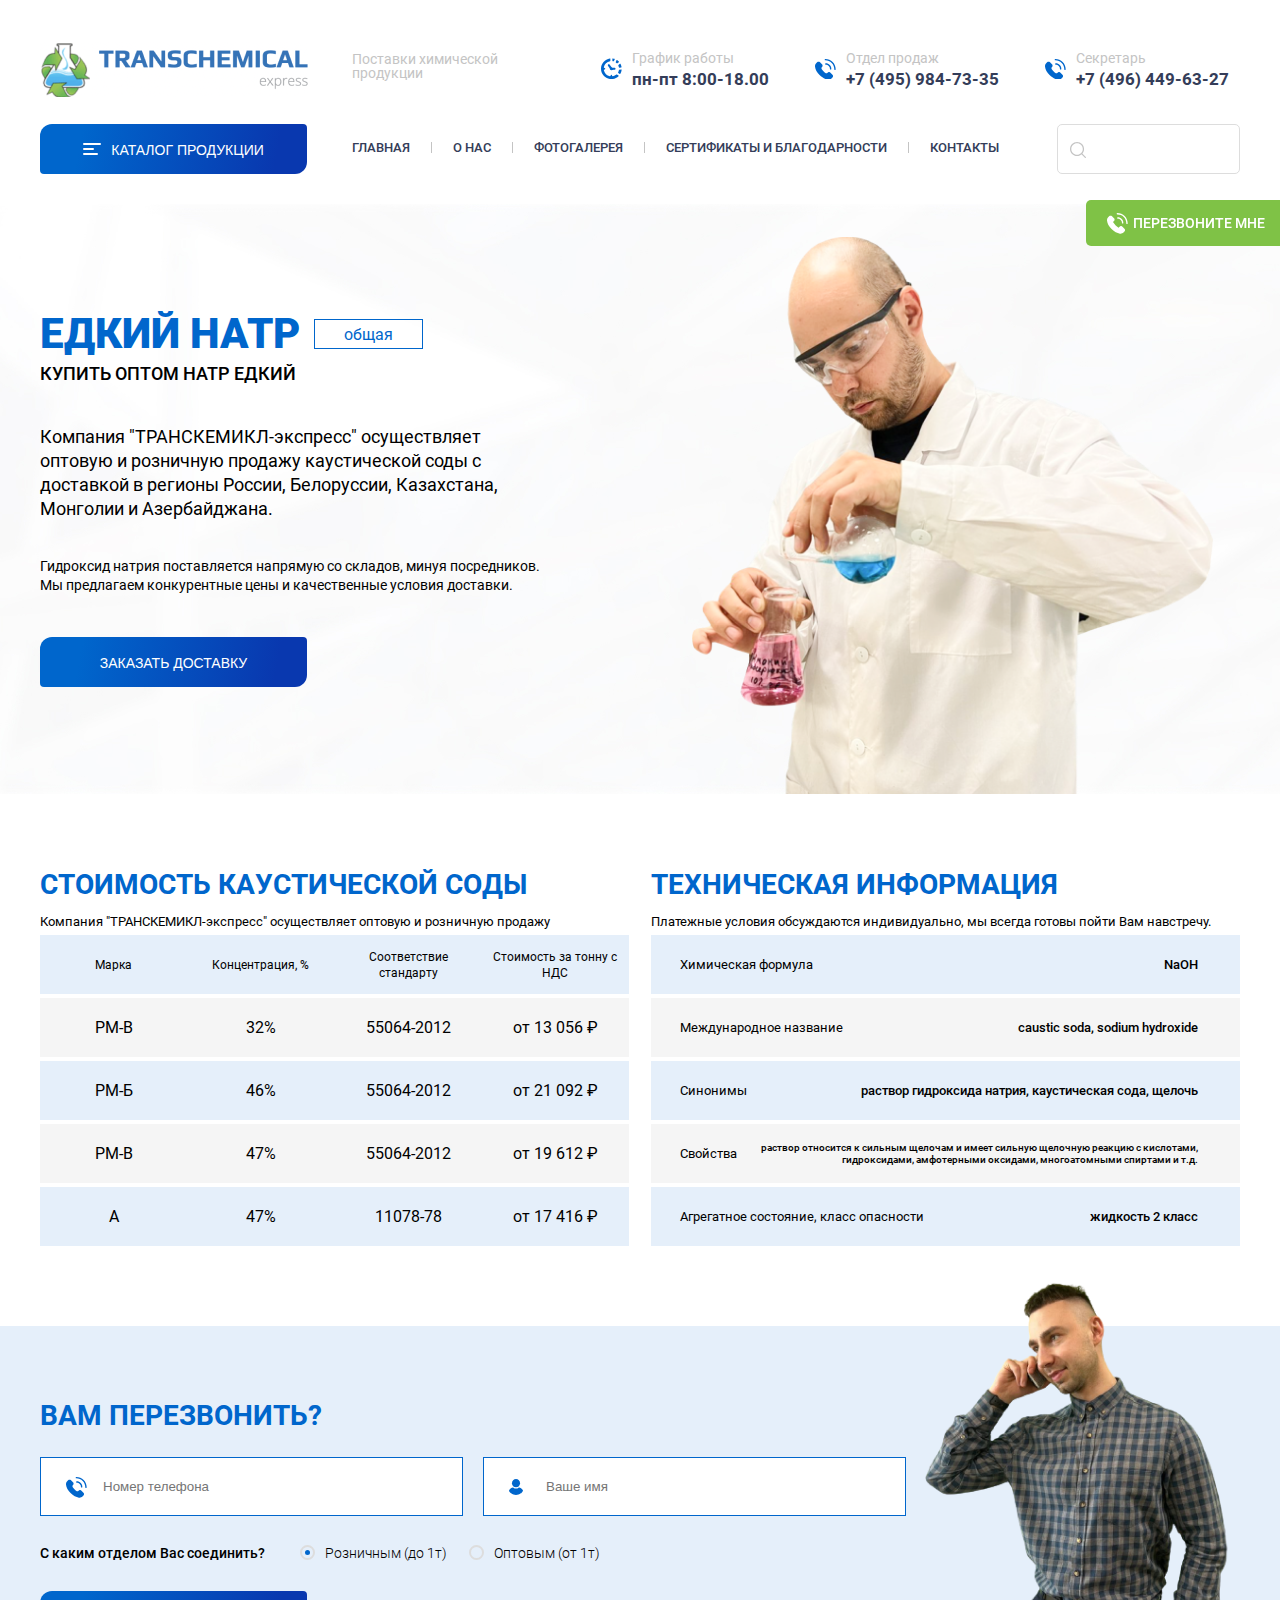
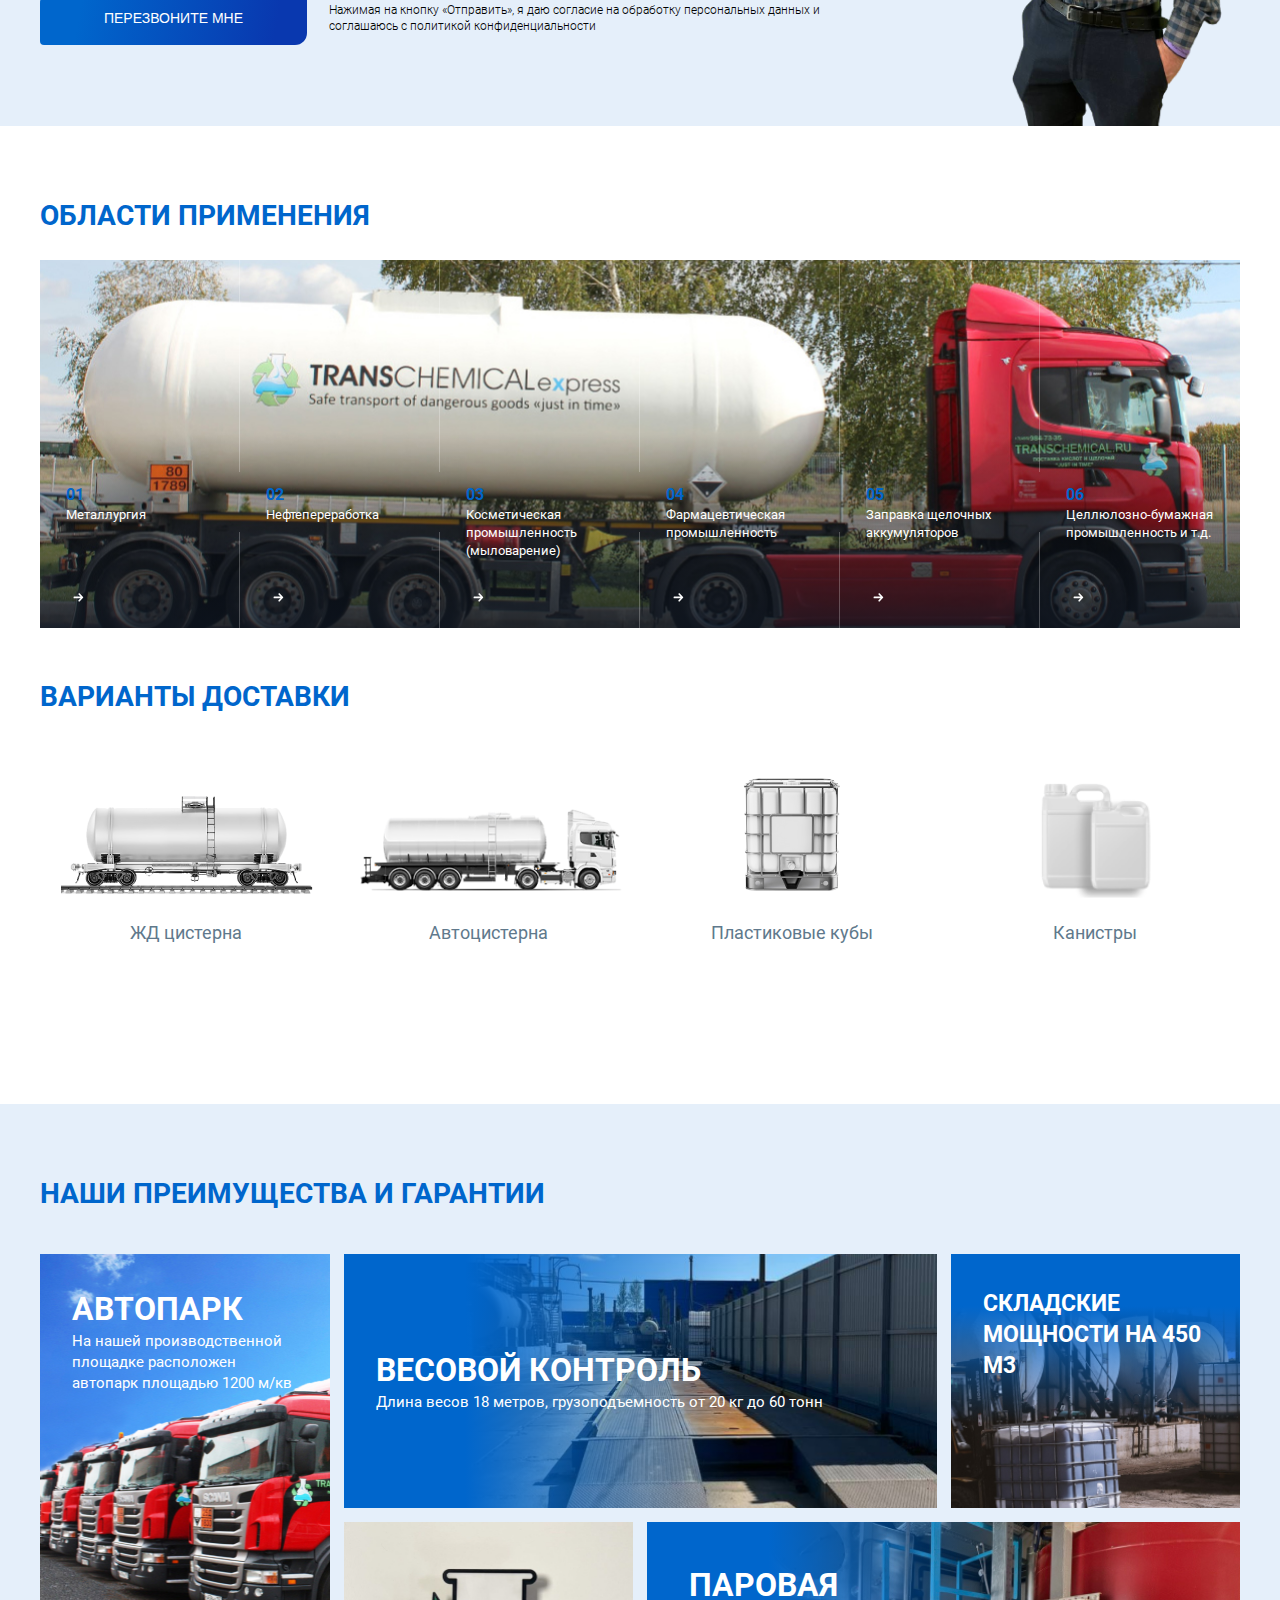
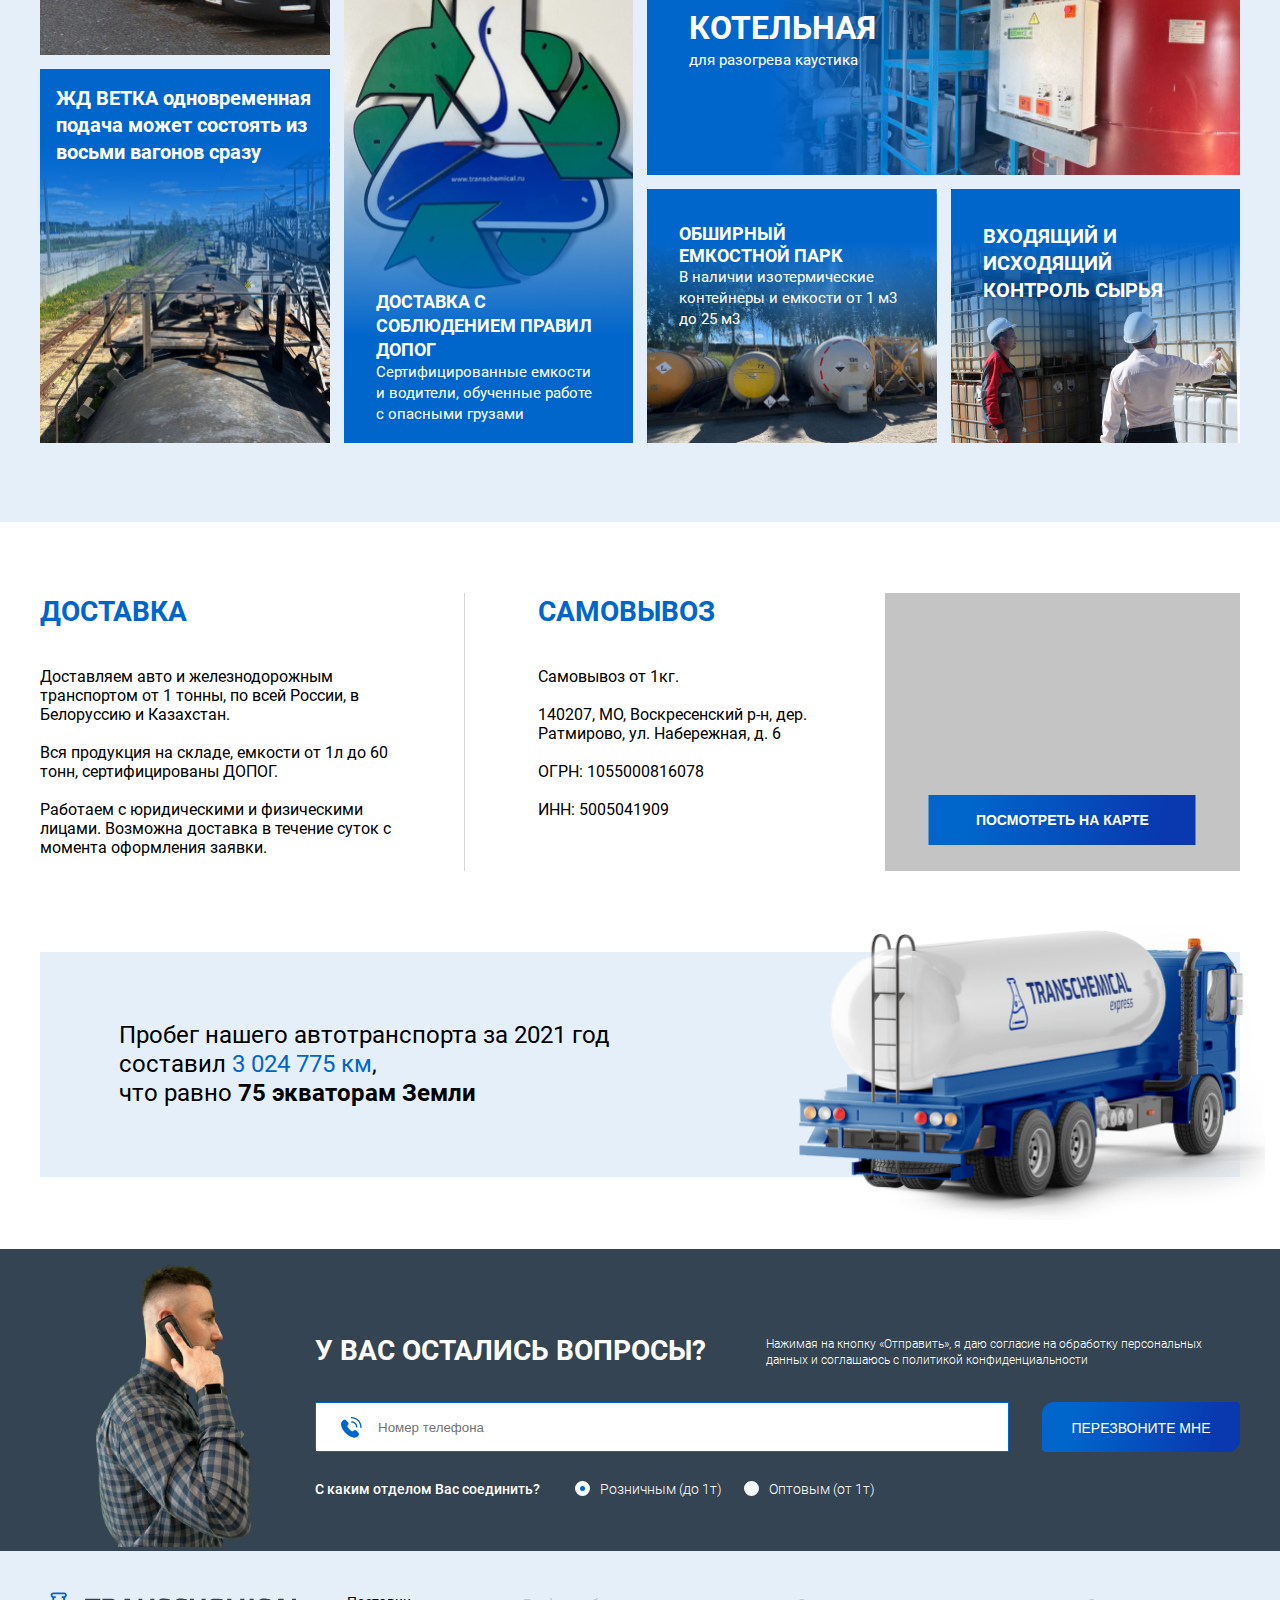
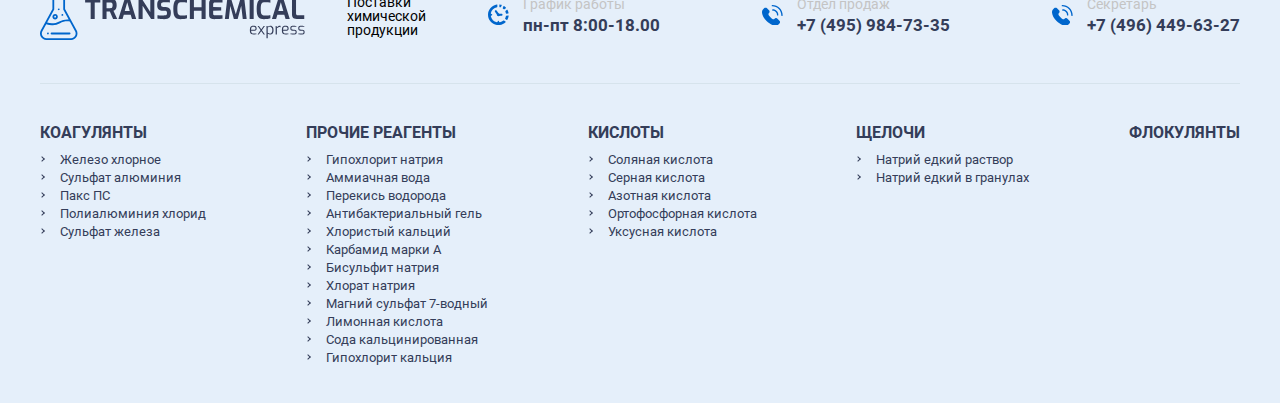
<file: index.html>
<!DOCTYPE html>
<html lang="en">

<head>
    <meta charset="UTF-8">
    <meta http-equiv="X-UA-Compatible" content="IE=edge">
    <meta name="viewport" content="width=device-width, initial-scale=1.0">
    <title>Document</title>
    <link rel="stylesheet" href="style.css">
    <script src="jquery-3.6.4.min.js"></script>

    <script src="https://api-maps.yandex.ru/2.1/?apikey=9079e4be-c525-4511-b69d-d7ab066d5e0b&lang=ru_RU"
        type="text/javascript">
        </script>
    <script src="script.js"></script>
</head>

<body>
    <header class="header">
        <div class="header__top">
            <div class="header__logo"></div>
            <div class="header__text">Поставки химической
                продукции</div>
            <div class="header__info contacts contacts__info">
                <div class="contacts-item contacts-item--time">
                    <div class="contacts-title ">График работы</div>
                    <div class="contacts-text">пн-пт 8:00-18.00</div>
                </div>
                <div class="contacts-item contacts-item--phone">
                    <div class="contacts-title">Отдел продаж</div>
                    <div class="contacts-text">+7 (495) 984-73-35</div>
                </div>
                <div class="contacts-item contacts-item--phone">
                    <div class="contacts-title">Секретарь</div>
                    <div class="contacts-text">+7 (496) 449-63-27</div>
                </div>
            </div>
        </div>
        <div class="header__bottom">
            <div class="catalog-menu">
                <button class="button catalog-menu__button">Каталог продукции</button>
                <div class="catalog-menu__list">
                    <div class="catalog-menu__item"></div>
                    <div class="catalog-menu__item"></div>
                    <div class="catalog-menu__item"></div>
                </div>
            </div>
            <div class="main-nav">
                <div><a href="#">Главная</a></div>
                <div><a href="#">О нас</a></div>
                <div><a href="#">Фотогалерея</a></div>
                <div><a href="#">Сертификаты и благодарности</a></div>
                <div><a href="#">Контакты</a></div>
            </div>
            <div class="search">
                <button class="search__button"></button>
                <input type="text" name="search" class="search__input" />
            </div>
        </div>
    </header>
    <main>
        <section class="banner main__banner">
            <div class="container main__container">
                <div class="banner__info">
                    <div class="banner__info-top">
                        <h1 class="banner__title">ЕДКИЙ НАТР</h1>
                        <div class="banner__tag">общая</div>
                    </div>
                    <div class="banner__subtitle">Купить оптом натр едкий</div>
                    <div class="banner__text">Компания "ТРАНСКЕМИКЛ-экспресс" осуществляет оптовую и розничную продажу
                        каустической соды с доставкой в регионы России, Белоруссии, Казахстана, Монголии и Азербайджана.
                    </div>
                    <div class="banner__text banner__text--small">
                        Гидроксид натрия поставляется напрямую со складов, минуя посредников. Мы предлагаем конкурентные
                        цены и качественные условия доставки.
                    </div>
                    <button class="button">ЗАКАЗАТЬ ДОСТАВКУ</button>
                </div>
                <div class="banner__person"></div>
            </div>
        </section>
        <section class="features">
            <div class="container features__container">
                <!-- <div class="features__titles">


                </div>
                <div class="features__descriptions">


                </div> -->
                <div class="features__tables">
                    <div class="features__table">
                        <h2 class="section__title features__title">Стоимость каустической соды</h2>
                        <div class="features__table-desc">Компания "ТРАНСКЕМИКЛ-экспресс" осуществляет оптовую и
                            розничную
                            продажу</div>
                        <div class="features__tbody features__tbody--four-lines">
                            <div class="features__line">
                                <div class="features__row features__row--title">Марка</div>
                                <div class="features__row features__row--title">Концентрация, %</div>
                                <div class="features__row features__row--title">Соответствие стандарту</div>
                                <div class="features__row features__row--title">Стоимость за тонну с НДС</div>
                            </div>
                            <div class="features__line">
                                <div class="features__row features__row--bold">РМ-В</div>
                                <div class="features__row">32%</div>
                                <div class="features__row">55064-2012</div>
                                <div class="features__row features__row--bold">от 13 056 ₽</div>
                            </div>
                            <div class="features__line">
                                <div class="features__row features__row--bold">РМ-Б</div>
                                <div class="features__row">46%</div>
                                <div class="features__row">55064-2012</div>
                                <div class="features__row features__row--bold">от 21 092 ₽</div>
                            </div>
                            <div class="features__line">
                                <div class="features__row features__row--bold">РМ-В</div>
                                <div class="features__row">47%</div>
                                <div class="features__row">55064-2012</div>
                                <div class="features__row features__row--bold">от 19 612 ₽</div>
                            </div>
                            <div class="features__line">
                                <div class="features__row features__row--bold">А</div>
                                <div class="features__row">47%</div>
                                <div class="features__row">11078-78</div>
                                <div class="features__row features__row--bold">от 17 416 ₽</div>
                            </div>
                        </div>
                    </div>
                    <div class="features__table">
                        <h2 class="section__title features__title">Техническая информация</h2>
                        <div class="features__table-desc">Платежные условия обсуждаются индивидуально, мы всегда готовы
                            пойти Вам навстречу.</div>
                        <div class="features__tbody features__tbody--two-lines">
                            <div class="features__line">
                                <div class="features__row">Химическая формула</div>
                                <div class="features__row">NaOH</div>
                            </div>
                            <div class="features__line">
                                <div class="features__row">Международное название</div>
                                <div class="features__row">caustic soda, sodium hydroxide</div>
                            </div>
                            <div class="features__line">
                                <div class="features__row">Синонимы</div>
                                <div class="features__row">раствор гидроксида натрия, каустическая сода, щелочь</div>
                            </div>
                            <div class="features__line">
                                <div class="features__row">Свойства</div>
                                <div class="features__row">
                                    <div class="fz-10">раствор относится к сильным щелочам и имеет сильную
                                        щелочную
                                        реакцию с кислотами, гидроксидами, амфотерными оксидами, многоатомными спиртами
                                        и
                                        т.д.</div>
                                </div>
                            </div>
                            <div class="features__line">
                                <div class="features__row">Агрегатное состояние, класс опасности</div>
                                <div class="features__row">жидкость 2 класс</div>
                            </div>
                        </div>
                    </div>
                </div>
            </div>
        </section>
        <section class="callback">
            <div class="container">
                <div class="callback__wrapper callback__left">
                    <div class="callback__form">
                        <h2 class="section__title">вам перезвонить?</h2>
                        <form method="POST" class="form">
                            <div class="form__top">
                                <input type="text" name="phone" placeholder="Номер телефона">
                                <input type="text" name="name" placeholder="Ваше имя">
                            </div>
                            <div class="form__middle">
                                <span class="form__radio-question">С каким отделом Вас соединить?</span>
                                <div class="radio-wrapper">
                                    <input type="radio" checked id="department1" name="department" value="retail"><label
                                        for="department1">Розничным (до
                                        1т) </label>
                                </div>
                                <div class="radio-wrapper">
                                    <input type="radio" id="department2" name="department" value="retail">
                                    <label for="department2">Оптовым (от
                                        1т)
                                    </label>
                                </div>
                            </div>
                            <div class="form__bottom">
                                <button class="button">Перезвоните мне</button>
                                <div class="form__agreement">
                                    Нажимая на кнопку «Отправить», я даю согласие на обработку персональных данных и
                                    соглашаюсь c политикой конфиденциальности
                                </div>
                            </div>
                        </form>
                    </div>
                    <img src="images/photo5224667642609123051-removebg-preview1.png" class="callback__image" />
                </div>

            </div>
        </section>
        <section class="app-area">
            <div class="container">
                <h2 class="section__title">
                    Области применения
                </h2>
                <div class="usage">
                    <div class="usage__item">
                        <div class="usage__info">
                            <div class="usage__number">01</div>
                            <div class="usage__title">Металлургия
                            </div>
                            <div class="usage__arrow"></div>
                        </div>
                        <div class="usage__bg-image"></div>
                    </div>
                    <div class="usage__item">
                        <div class="usage__info">
                            <div class="usage__number">02</div>
                            <div class="usage__title">Нефтепереработка</div>
                            <div class="usage__arrow"></div>
                        </div>
                        <div class="usage__bg-image"></div>
                    </div>
                    <div class="usage__item">
                        <div class="usage__info">
                            <div class="usage__number">03</div>
                            <div class="usage__title">Косметическая промышленность (мыловарение)</div>
                            <div class="usage__arrow"></div>
                        </div>
                        <div class="usage__bg-image"></div>
                    </div>
                    <div class="usage__item">
                        <div class="usage__info">
                            <div class="usage__number">04</div>
                            <div class="usage__title">Фармацевтическая промышленность</div>
                            <div class="usage__arrow"></div>
                        </div>
                        <div class="usage__bg-image"></div>
                    </div>
                    <div class="usage__item">
                        <div class="usage__info">
                            <div class="usage__number">05</div>
                            <div class="usage__title">Заправка щелочных аккумуляторов</div>
                            <div class="usage__arrow"></div>
                        </div>
                        <div class="usage__bg-image"></div>
                    </div>
                    <div class="usage__item">
                        <div class="usage__info">
                            <div class="usage__number">06</div>
                            <div class="usage__title">Целлюлозно-бумажная промышленность и т.д.</div>
                            <div class="usage__arrow"></div>
                        </div>
                        <div class="usage__bg-image"></div>
                    </div>
                </div>
            </div>
            </div>
        </section>
        <section class="deliver">
            <div class="container">
                <h2 class="section__title">варианты доставки</h2>
                <div class="deliver__wrapper">
                    <div class="deliver__item">
                        <img src="images/cisterna-1.png" alt="" class="deliver__image">
                        <div class="deliver__title">ЖД цистерна</div>
                    </div>
                    <div class="deliver__item">
                        <img src="images/benzovoz-1.png" alt="" class="deliver__image">
                        <div class="deliver__title">Автоцистерна</div>
                    </div>
                    <div class="deliver__item">
                        <img src="images/cube-1.png" alt="" class="deliver__image">
                        <div class="deliver__title">Пластиковые кубы</div>
                    </div>
                    <div class="deliver__item">
                        <img src="images/kanistra-1.png" alt="" class="deliver__image">
                        <div class="deliver__title">Канистры</div>
                    </div>
                </div>
            </div>
        </section>
        <section class="advantages">
            <div class="container">
                <h2 class="section__title">Наши преимущества и гарантии</h2>
                <div class="advantages__wrapper">
                    <div class="advantages__item">
                        <div class="advantages__title">Автопарк</div>
                        <div class="advantages__description">На нашей производственной площадке расположен автопарк
                            площадью 1200 м/кв</div>
                    </div>
                    <div class="advantages__item">
                        <div class="advantages__title">Весовой контроль
                        </div>
                        <div class="advantages__description">Длина весов 18 метров, грузоподъемность от 20 кг до 60 тонн
                        </div>
                    </div>
                    <div class="advantages__item">
                        <div class="advantages__title">СКЛАДСКИЕ МОЩНОСТИ НА 450 М3 </div>
                    </div>
                    <div class="advantages__item">
                        <div class="advantages__title">ЖД ВЕТКА одновременная подача может состоять из восьми вагонов
                            сразу</div>
                    </div>
                    <div class="advantages__item">
                        <div class="advantages__title">ДОСТАВКА С СОБЛЮДЕНИЕМ ПРАВИЛ ДОПОГ</div>
                        <div class="advantages__description">Сертифицированные емкости и водители, обученные работе с
                            опасными грузами</div>
                    </div>
                    <div class="advantages__item">
                        <div class="advantages__title">Паровая<br> котельная</div>
                        <div class="advantages__description">для разогрева каустика</div>
                    </div>
                    <div class="advantages__item">
                        <div class="advantages__title">Обширный<br> емкостной парк</div>
                        <div class="advantages__description">В наличии изотермические контейнеры и емкости от 1 м3 до 25
                            м3</div>
                    </div>
                    <div class="advantages__item">
                        <div class="advantages__title">ВХОДЯЩИЙ И ИСХОДЯЩИЙ КОНТРОЛЬ СЫРЬЯ</div>
                    </div>
                </div>
            </div>
        </section>
        <section class="delivery">
            <div class="container delivery__container">
                <div class="delivery__supply">
                    <h2 class="section__title">
                        Доставка
                    </h2>
                    <div class="delivery__desciption">
                        Доставляем авто и железнодорожным
                        транспортом от 1 тонны, по всей России, в Белоруссию и Казахстан.
                        <br><br>
                        Вся продукция на складе, емкости от 1л до 60 тонн, сертифицированы ДОПОГ.
                        <br><br>
                        Работаем с юридическими и физическими лицами. Возможна доставка в течение суток
                        с момента оформления заявки.
                    </div>
                </div>
                <div class="delivery__pickup">
                    <h2 class="section__title">
                        самовывоз
                    </h2>
                    <div class="delivery_description">
                        Самовывоз от 1кг. <br><br>
                        140207, МО, Воскресенский р-н,
                        дер. Ратмирово, ул. Набережная, д. 6
                        <br><br>ОГРН: 1055000816078
                        <br><br>ИНН: 5005041909
                    </div>
                </div>
                <div class="delivery__map">
                    <div class="delivery__map-container" id="delivery-map"></div>
                    <button class="button delivery__fullmap">ПОСМОТРЕТЬ НА КАРТЕ</button>
                </div>
            </div>
        </section>
        <section class="banner banner--run">
            <div class="container">
                <div class="banner__left">
                    <span>Пробег нашего автотранспорта за 2021 год<br> составил <span class="color-blue">3 024 775
                            км</span>,<br>что равно <span class="fw-700">75 экваторам Земли</span>
                    </span>
                </div>
                <div class="banner__right banner__right--auto">

                </div>
            </div>
        </section>
        <section class="callback callbak--dark">
            <div class="container">
                <div class="callback__wrapper callback__right">
                    <div class="callback__form">
                        <div class="callback__top">
                            <h2 class="section__title">У вас остались вопросы?</h2>
                            <div class="form__agreement">
                                Нажимая на кнопку «Отправить», я даю согласие на обработку персональных данных и
                                соглашаюсь c политикой конфиденциальности
                            </div>
                        </div>

                        <form method="POST" class="form">
                            <div class="form__top">
                                <input type="text" name="phone" placeholder="Номер телефона">

                                <button class="button">Перезвоните мне</button>

                            </div>
                            <div class="form__middle">
                                <span class="form__radio-question">С каким отделом Вас соединить?</span>
                                <div class="radio-wrapper">
                                    <input type="radio" checked id="department3" name="department" value="retail"><label
                                        for="department3">Розничным (до
                                        1т) </label>
                                </div>
                                <div class="radio-wrapper">
                                    <input type="radio" id="department4" name="department" value="retail">
                                    <label for="department4">Оптовым (от
                                        1т)
                                    </label>
                                </div>
                            </div>

                        </form>
                    </div>
                    <div class="callback__image"></div>
                </div>

            </div>
        </section>
    </main>
    <footer class="footer">
        <div class="container">
            <div class="footer__top">
                <div class="footer__logo"></div>
                <div class="footer__desc">Поставки<br>
                    химической<br>
                    продукции</div>
                <div class="footer__info contacts__info">
                    <div class="contacts-item contacts-item--time">
                        <div class="contacts-title">График работы</div>
                        <div class="contacts-text">пн-пт 8:00-18.00</div>
                    </div>
                    <div class="contacts-item contacts-item--phone">
                        <div class="contacts-title">Отдел продаж</div>
                        <div class="contacts-text">+7 (495) 984-73-35</div>
                    </div>
                    <div class="contacts-item contacts-item--phone">
                        <div class="contacts-title">Секретарь</div>
                        <div class="contacts-text">+7 (496) 449-63-27</div>
                    </div>
                </div>
            </div>
            <div class="footer__bottom">
                <div class="footer__menu-wrapper">
                    <div class="footer__title">
                        КОАГУЛЯНТЫ
                    </div>
                    <nav class="footer__menu">
                        <ul>
                            <li class="footer__menu-item">
                                <a href="#">Железо хлорное</a>
                            </li>
                            <li class="footer__menu-item">
                                <a href="#">Сульфат алюминия</a>
                            </li>
                            <li class="footer__menu-item">
                                <a href="#">Пакс ПС</a>
                            </li>
                            <li class="footer__menu-item">
                                <a href="#">Полиалюминия хлорид</a>
                            </li>
                            <li class="footer__menu-item">
                                <a href="#">Сульфат железа</a>
                            </li>
                        </ul>
                    </nav>
                </div>
                <div class="footer__menu-wrapper">
                    <div class="footer__title">
                        ПРОЧИЕ РЕАГЕНТЫ
                    </div>
                    <nav class="footer__menu">
                        <ul>
                            <li class="footer__menu-item">
                                <a href="#" class="footer__menu-link">Гипохлорит натрия</a>
                            </li>
                            <li class="footer__menu-item">
                                <a href="#" class="footer__menu-link">Аммиачная вода</a>
                            </li>
                            <li class="footer__menu-item">
                                <a href="#" class="footer__menu-link">Перекись водорода</a>
                            </li>
                            <li class="footer__menu-item">
                                <a href="#" class="footer__menu-link">Антибактериальный гель</a>
                            </li>
                            <li class="footer__menu-item">
                                <a href="#" class="footer__menu-link">Хлористый кальций</a>
                            </li>
                            <li class="footer__menu-item">
                                <a href="#" class="footer__menu-link">Карбамид марки А</a>
                            </li>
                            <li class="footer__menu-item">
                                <a href="#" class="footer__menu-link">Бисульфит натрия</a>
                            </li>
                            <li class="footer__menu-item">
                                <a href="#" class="footer__menu-link">Хлорат натрия</a>
                            </li>
                            <li class="footer__menu-item">
                                <a href="#" class="footer__menu-link">Магний сульфат 7-водный</a>
                            </li>
                            <li class="footer__menu-item">
                                <a href="#" class="footer__menu-link">Лимонная кислота</a>
                            </li>
                            <li class="footer__menu-item">
                                <a href="#" class="footer__menu-link">Сода кальцинированная</a>
                            </li>
                            <li class="footer__menu-item">
                                <a href="#" class="footer__menu-link">Гипохлорит кальция</a>
                            </li>
                        </ul>
                    </nav>
                </div>
                <div class="footer__menu-wrapper">
                    <div class="footer__title">
                        КИСЛОТЫ
                    </div>
                    <nav class="footer__menu">
                        <ul>
                            <li class="footer__menu-item">
                                <a href="#" class="footer__menu-link">Соляная кислота</a>
                            </li>
                            <li class="footer__menu-item">
                                <a href="#" class="footer__menu-link">Серная кислота</a>
                            </li>
                            <li class="footer__menu-item">
                                <a href="#" class="footer__menu-link">Азотная кислота</a>
                            </li>
                            <li class="footer__menu-item">
                                <a href="#" class="footer__menu-link">Ортофосфорная кислота</a>
                            </li>
                            <li class="footer__menu-item">
                                <a href="#" class="footer__menu-link">Уксусная кислота</a>
                            </li>
                        </ul>
                    </nav>
                </div>
                <div class="footer__menu-wrapper">
                    <div class="footer__title">
                        ЩЕЛОЧИ
                    </div>
                    <nav class="footer__menu">
                        <ul>
                            <li class="footer__menu-item">
                                <a href="#" class="footer__menu-link">Натрий едкий раствор</a>
                            </li>
                            <li class="footer__menu-item">
                                <a href="#" class="footer__menu-link">Натрий едкий в гранулах</a>
                            </li>
                        </ul>
                    </nav>
                </div>
                <div class="footer__menu-wrapper">
                    <div class="footer__title">
                        ФЛОКУЛЯНТЫ

                    </div>
                </div>
            </div>
        </div>
    </footer>
    <div class="popup__recall-me">
        перезвоните мне
    </div>
</body>

</html>
</file>
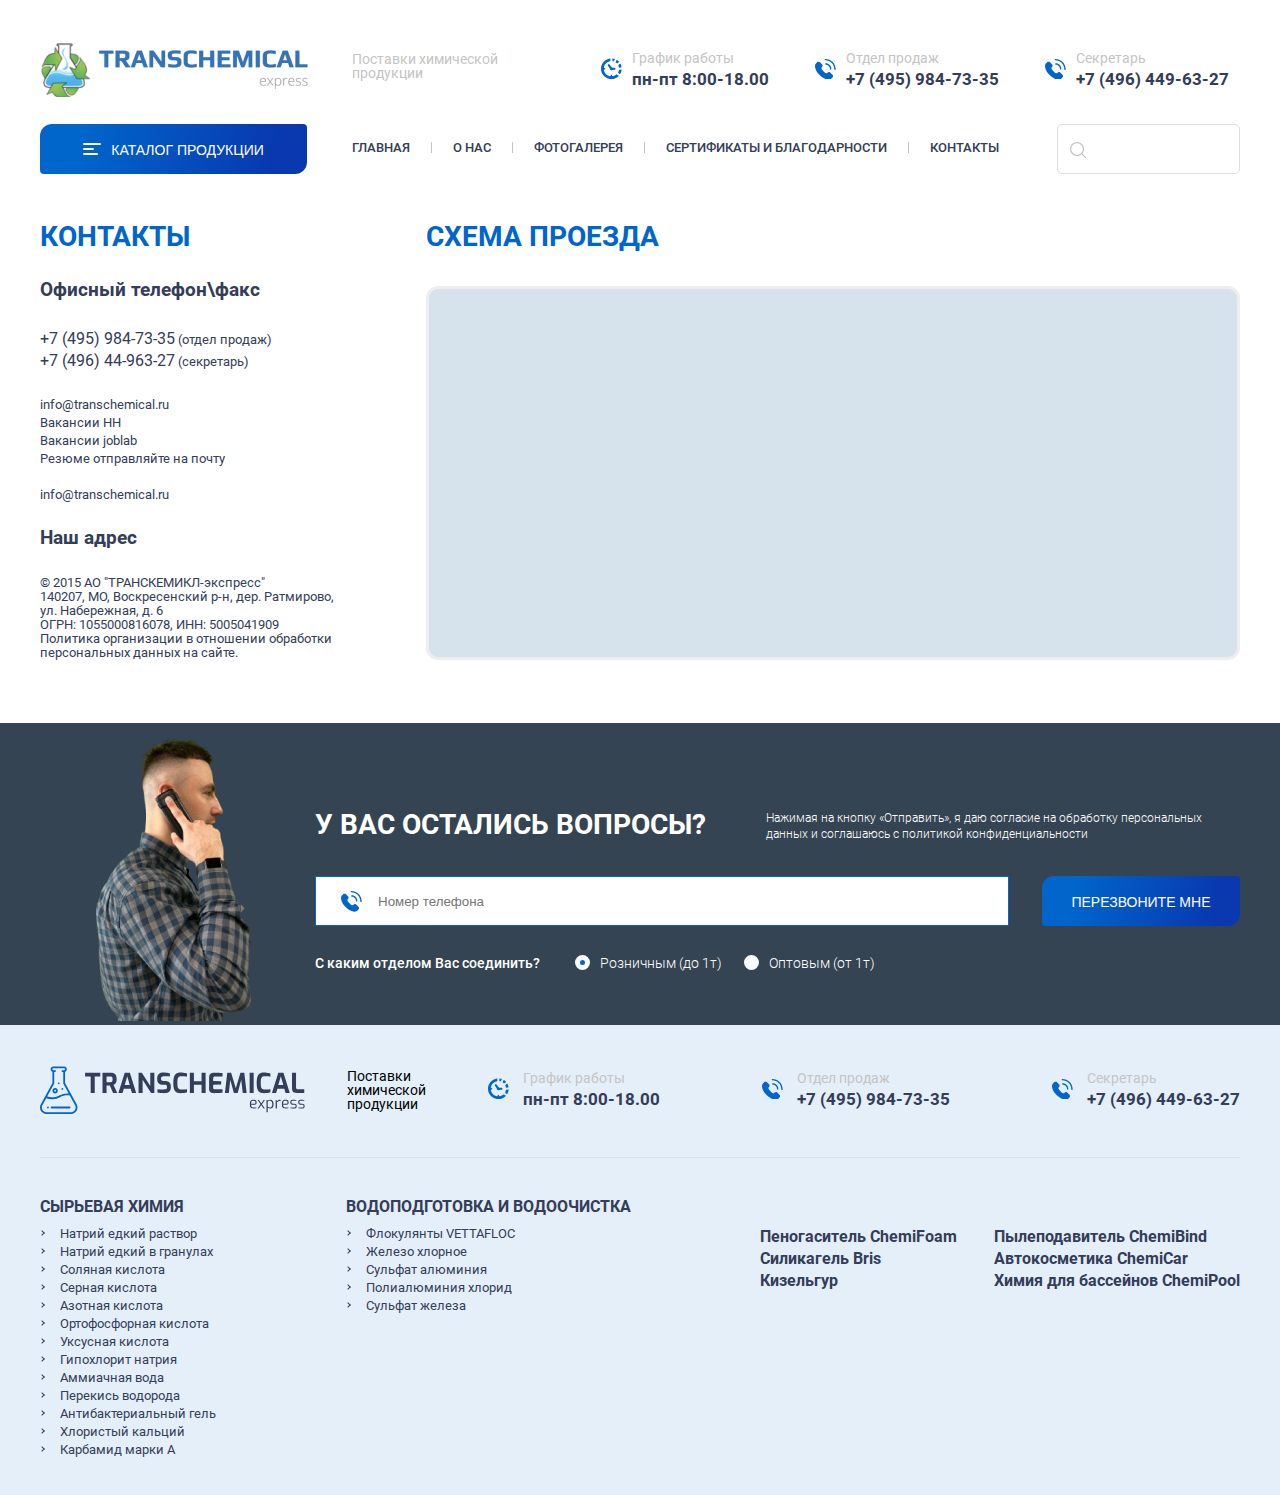
<file: contacts.html>
<!DOCTYPE html>
<html lang="en">

<head>
    <meta charset="UTF-8">
    <meta http-equiv="X-UA-Compatible" content="IE=edge">
    <meta name="viewport" content="width=device-width, initial-scale=1.0">
    <title>Document</title>
    <link rel="stylesheet" href="style.css">
    <script src="jquery-3.6.4.min.js"></script>

    <script src="https://api-maps.yandex.ru/2.1/?apikey=9079e4be-c525-4511-b69d-d7ab066d5e0b&lang=ru_RU"
        type="text/javascript">
        </script>
    <script src="script.js"></script>
</head>

<body>
    <header class="header">
        <div class="header__top">
            <div class="header__logo"></div>
            <div class="header__text">Поставки химической
                продукции</div>
            <div class="header__info contacts contacts__info">
                <div class="contacts-item contacts-item--time">
                    <div class="contacts-title ">График работы</div>
                    <div class="contacts-text">пн-пт 8:00-18.00</div>
                </div>
                <div class="contacts-item contacts-item--phone">
                    <div class="contacts-title">Отдел продаж</div>
                    <div class="contacts-text">+7 (495) 984-73-35</div>
                </div>
                <div class="contacts-item contacts-item--phone">
                    <div class="contacts-title">Секретарь</div>
                    <div class="contacts-text">+7 (496) 449-63-27</div>
                </div>
            </div>
        </div>
        <div class="header__bottom">
            <div class="catalog-menu">
                <button class="button catalog-menu__button">Каталог продукции</button>
                <div class="catalog-menu__list">
                    <div class="catalog-menu__item"></div>
                    <div class="catalog-menu__item"></div>
                    <div class="catalog-menu__item"></div>
                </div>
            </div>
            <div class="main-nav">
                <div><a href="#">Главная</a></div>
                <div><a href="#">О нас</a></div>
                <div><a href="#">Фотогалерея</a></div>
                <div><a href="#">Сертификаты и благодарности</a></div>
                <div><a href="#">Контакты</a></div>
            </div>
            <div class="search">
                <button class="search__button"></button>
                <input type="text" name="search" class="search__input" />
            </div>
        </div>
    </header>
    <main>

        <section class="contacts">
            <div class="container contacts__container">
                <div class="contacts__left">
                    <h1 class="section__title">Контакты</h1>
                    <div class="contacts__block">
                        <h3 class="contacts__title">Офисный телефон\факс</h3>
                        <div class="contacts__phones">
                            <div class="contacts__phone"><span>+7 (495) 984-73-35</span> (отдел продаж)</div>
                            <div class="contacts__phone"><span>+7 (496) 44-963-27</span> (секретарь)</div>
                        </div>
                        <div class="contacts__emails">
                            <div class="contacts__email">
                                <a href="mailto:info@transchemical.ru">info@transchemical.ru</a>
                                <br>
                                Вакансии HH <br>
                                Вакансии joblab <br>
                                Резюме отправляйте на почту<br><br>
                            </div>
                            <div class="contacts__email">
                                <a href="mailto:info@transchemical.ru">info@transchemical.ru</a>
                            </div>
                        </div>
                    </div>
                    <div class="contacts__block">
                        <h3 class="contacts__title">Наш адрес</h3>
                        <div class="contacts__info">
                            © 2015 АО "ТРАНСКЕМИКЛ-экспресс" <br>

                            140207, МО, Воскресенский р-н, дер. Ратмирово,
                            ул. Набережная, д. 6 <br>

                            ОГРН: 1055000816078, ИНН: 5005041909 <br>

                            Политика организации в отношении
                            обработки персональных данных на сайте.
                        </div>
                    </div>

                </div>
                <div class="contacts__body">
                    <h2 class="section__title">Схема проезда</h2>
                    <div id="contacts__map" class="contacts__map"></div>
                </div>
            </div>
        </section>
        <section class="callback callbak--dark">
            <div class="container">
                <div class="callback__wrapper callback__right">
                    <div class="callback__form">
                        <div class="callback__top">
                            <h2 class="section__title">У вас остались вопросы?</h2>
                            <div class="form__agreement">
                                Нажимая на кнопку «Отправить», я даю согласие на обработку персональных данных и
                                соглашаюсь c политикой конфиденциальности
                            </div>
                        </div>

                        <form method="POST" class="form">
                            <div class="form__top">
                                <input type="text" name="phone" placeholder="Номер телефона">

                                <button class="button">Перезвоните мне</button>

                            </div>
                            <div class="form__middle">
                                <span class="form__radio-question">С каким отделом Вас соединить?</span>
                                <div class="radio-wrapper">
                                    <input type="radio" checked id="department3" name="department" value="retail"><label
                                        for="department3">Розничным (до
                                        1т) </label>
                                </div>
                                <div class="radio-wrapper">
                                    <input type="radio" id="department4" name="department" value="retail">
                                    <label for="department4">Оптовым (от
                                        1т)
                                    </label>
                                </div>
                            </div>

                        </form>
                    </div>
                    <div class="callback__image"></div>
                </div>

            </div>
        </section>
    </main>
    <footer class="footer">
        <div class="container">
            <div class="footer__top">
                <div class="footer__logo"></div>
                <div class="footer__desc">Поставки<br>
                    химической<br>
                    продукции</div>
                <div class="footer__info contacts__info">
                    <div class="contacts-item contacts-item--time">
                        <div class="contacts-title">График работы</div>
                        <div class="contacts-text">пн-пт 8:00-18.00</div>
                    </div>
                    <div class="contacts-item contacts-item--phone">
                        <div class="contacts-title">Отдел продаж</div>
                        <div class="contacts-text">+7 (495) 984-73-35</div>
                    </div>
                    <div class="contacts-item contacts-item--phone">
                        <div class="contacts-title">Секретарь</div>
                        <div class="contacts-text">+7 (496) 449-63-27</div>
                    </div>
                </div>
            </div>
            <div class="footer__bottom">
                <div class="footer__menu-wrapper">
                    <div class="footer__title">
                        СЫРЬЕВАЯ ХИМИЯ
                    </div>
                    <nav class="footer__menu">
                        <ul>
                            <li class="footer__menu-item">
                                <a href="#">Натрий едкий раствор</a>
                            </li>
                            <li class="footer__menu-item">
                                <a href="#">Натрий едкий в гранулах</a>
                            </li>
                            <li class="footer__menu-item">
                                <a href="#">Соляная кислота</a>
                            </li>
                            <li class="footer__menu-item">
                                <a href="#">Серная кислота</a>
                            </li>
                            <li class="footer__menu-item">
                                <a href="#">Азотная кислота</a>
                            </li>
                            <li class="footer__menu-item">
                                <a href="#">Ортофосфорная кислота</a>
                            </li>
                            <li class="footer__menu-item">
                                <a href="#">Уксусная кислота</a>
                            </li>
                            <li class="footer__menu-item">
                                <a href="#">Гипохлорит натрия</a>
                            </li>
                            <li class="footer__menu-item">
                                <a href="#">Аммиачная вода</a>
                            </li>
                            <li class="footer__menu-item">
                                <a href="#">Перекись водорода</a>
                            </li>
                            <li class="footer__menu-item">
                                <a href="#">Антибактериальный гель</a>
                            </li>
                            <li class="footer__menu-item">
                                <a href="#">Хлористый кальций</a>
                            </li>
                            <li class="footer__menu-item">
                                <a href="#">Карбамид марки А</a>
                            </li>
                        </ul>
                    </nav>
                </div>
                <div class="footer__menu-wrapper">
                    <div class="footer__title">
                        ВОДОПОДГОТОВКА И ВОДООЧИСТКА
                    </div>
                    <nav class="footer__menu">
                        <ul>
                            <li class="footer__menu-item">
                                <a href="#" class="footer__menu-link">Флокулянты VETTAFLOC</a>
                            </li>
                            <li class="footer__menu-item">
                                <a href="#" class="footer__menu-link">Железо хлорное</a>
                            </li>
                            <li class="footer__menu-item">
                                <a href="#" class="footer__menu-link">Сульфат алюминия</a>
                            </li>
                            <li class="footer__menu-item">
                                <a href="#" class="footer__menu-link">Полиалюминия хлорид</a>
                            </li>
                            <li class="footer__menu-item">
                                <a href="#" class="footer__menu-link">Сульфат железа</a>
                            </li>
                        </ul>
                    </nav>
                </div>
                <div class="footer__sections-wrapper">
                    <div class="footer__sections">
                        <ul>
                            <li><a href="#">Пеногаситель ChemiFoam</a></li>
                            <li><a href="#">Силикагель Bris</a></li>
                            <li><a href="#">Кизельгур</a></li>
                        </ul>
                    </div>
                    <div class="footer__sections">
                        <ul>
                            <li><a href="#">Пылеподавитель ChemiBind</a></li>
                            <li><a href="#">Автокосметика ChemiCar</a></li>
                            <li><a href="#">Химия для бассейнов ChemiPool</a></li>
                        </ul>
                    </div>
                </div>
            </div>
        </div>
    </footer>
</file>
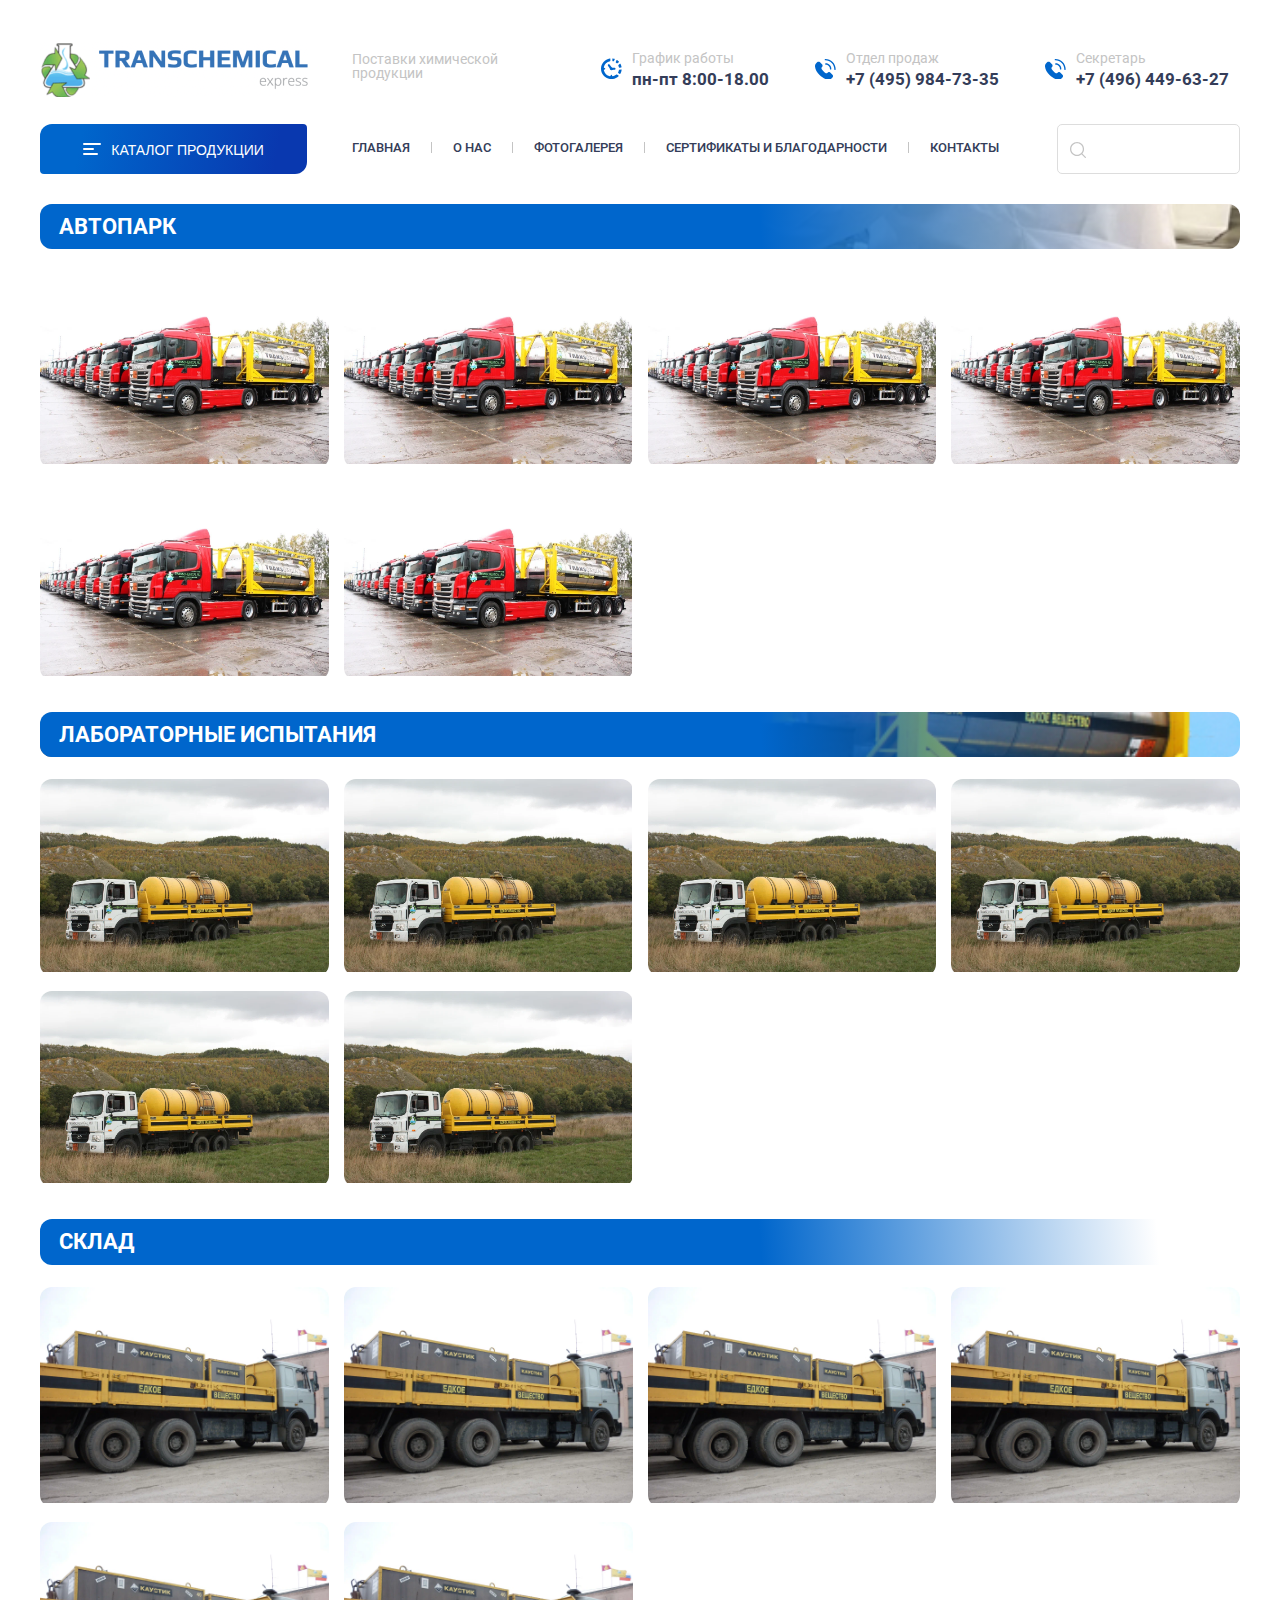
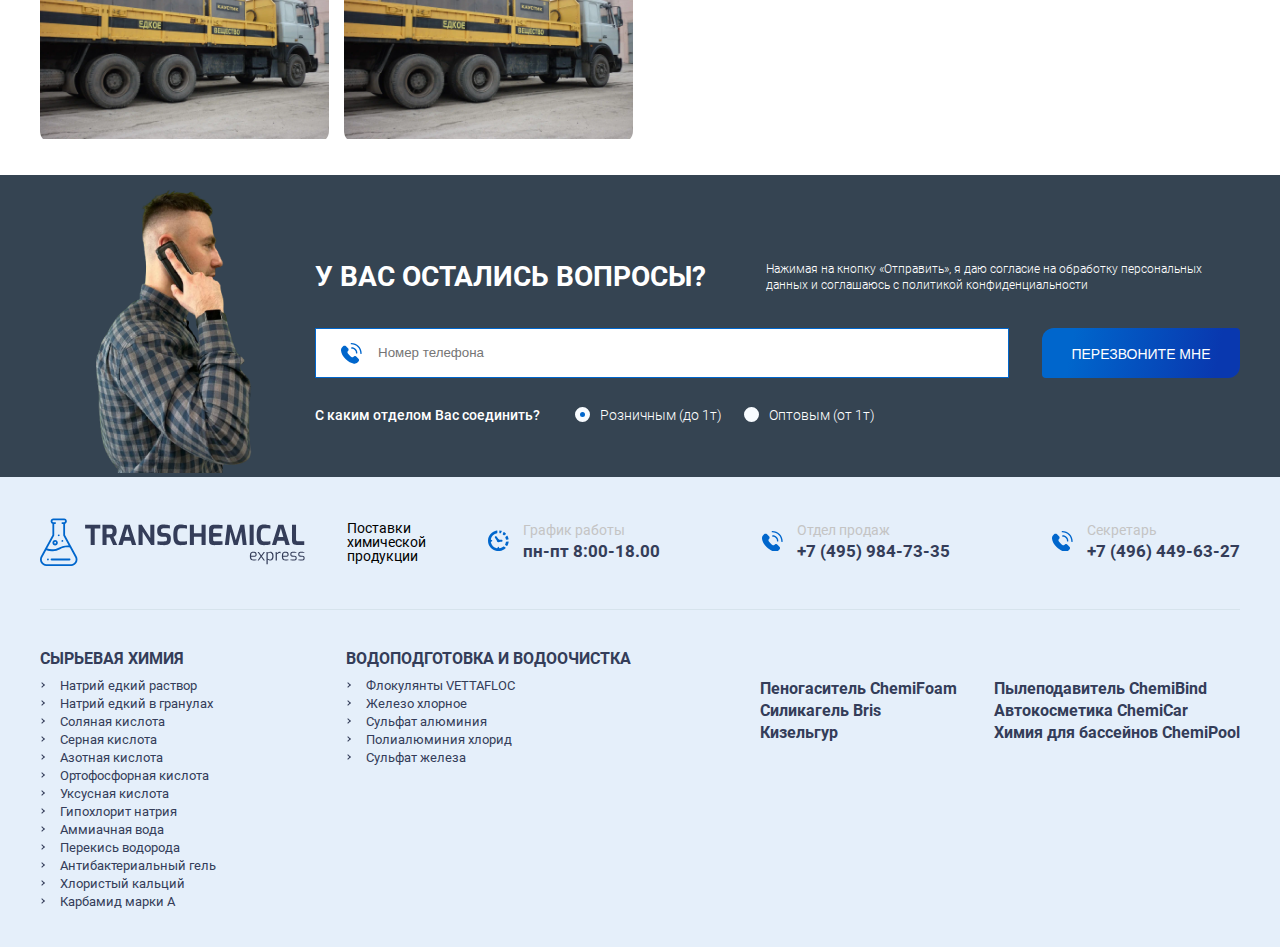
<file: gallery.html>
<!DOCTYPE html>
<html lang="en">

<head>
    <meta charset="UTF-8">
    <meta http-equiv="X-UA-Compatible" content="IE=edge">
    <meta name="viewport" content="width=device-width, initial-scale=1.0">
    <title>Document</title>
    <link rel="stylesheet" href="style.css">
    <link rel="stylesheet" href="fancybox.css">
    <script src="jquery-3.6.4.min.js"></script>
    <script src="fancybox.umd.js"></script>
    <script src="https://api-maps.yandex.ru/2.1/?apikey=9079e4be-c525-4511-b69d-d7ab066d5e0b&lang=ru_RU"
        type="text/javascript">
        </script>
    <script src="script.js"></script>
</head>

<body>
    <header class="header">
        <div class="header__top">
            <div class="header__logo"></div>
            <div class="header__text">Поставки химической
                продукции</div>
            <div class="header__info contacts contacts__info">
                <div class="contacts-item contacts-item--time">
                    <div class="contacts-title ">График работы</div>
                    <div class="contacts-text">пн-пт 8:00-18.00</div>
                </div>
                <div class="contacts-item contacts-item--phone">
                    <div class="contacts-title">Отдел продаж</div>
                    <div class="contacts-text">+7 (495) 984-73-35</div>
                </div>
                <div class="contacts-item contacts-item--phone">
                    <div class="contacts-title">Секретарь</div>
                    <div class="contacts-text">+7 (496) 449-63-27</div>
                </div>
            </div>
        </div>
        <div class="header__bottom">
            <div class="catalog-menu">
                <button class="button catalog-menu__button">Каталог продукции</button>
                <div class="catalog-menu__list">
                    <div class="catalog-menu__item"></div>
                    <div class="catalog-menu__item"></div>
                    <div class="catalog-menu__item"></div>
                </div>
            </div>
            <div class="main-nav">
                <div><a href="#">Главная</a></div>
                <div><a href="#">О нас</a></div>
                <div><a href="#">Фотогалерея</a></div>
                <div><a href="#">Сертификаты и благодарности</a></div>
                <div><a href="#">Контакты</a></div>
            </div>
            <div class="search">
                <button class="search__button"></button>
                <input type="text" name="search" class="search__input" />
            </div>
        </div>
    </header>
    <main>
        <section class="galleries">
            <div class="container">
                <h1 class="visually-hidden">Галерея</h1>
                <div class="gallery">
                    <div class="gallery__title-bg1">
                        <h2 class="gallery__title section__title ">
                            АВТОПАРК
                        </h2>
                    </div>
                    <div class="gallery__wrapper">
                        <a href="images/XXL_height.webp" data-fancybox="gallery"><img
                                src="images/XXL_height.webp" /></a>
                        <a href="images/XXL_height.webp" data-fancybox="gallery"><img
                                src="images/XXL_height.webp" /></a>
                        <a href="images/XXL_height.webp" data-fancybox="gallery"><img
                                src="images/XXL_height.webp" /></a>
                        <a href="images/XXL_height.webp" data-fancybox="gallery"><img
                                src="images/XXL_height.webp" /></a>
                        <a href="images/XXL_height.webp" data-fancybox="gallery"><img
                                src="images/XXL_height.webp" /></a>
                        <a href="images/XXL_height.webp" data-fancybox="gallery"><img
                                src="images/XXL_height.webp" /></a>
                    </div>
                </div>
                <div class="gallery">
                    <div class="gallery__title-bg2">
                        <h2 class="gallery__title section__title">
                            ЛАБОРАТОРНЫЕ ИСПЫТАНИЯ
                        </h2>
                    </div>
                    <div class="gallery__wrapper">
                        <a href="images/XXL_height1.webp" data-fancybox="gallery2"><img
                                src="images/XXL_height1.webp" /></a>
                        <a href="images/XXL_height1.webp" data-fancybox="gallery2"><img
                                src="images/XXL_height1.webp" /></a>
                        <a href="images/XXL_height1.webp" data-fancybox="gallery2"><img
                                src="images/XXL_height1.webp" /></a>
                        <a href="images/XXL_height1.webp" data-fancybox="gallery2"><img
                                src="images/XXL_height1.webp" /></a>
                        <a href="images/XXL_height1.webp" data-fancybox="gallery2"><img
                                src="images/XXL_height1.webp" /></a>
                        <a href="images/XXL_height1.webp" data-fancybox="gallery2"><img
                                src="images/XXL_height1.webp" /></a>
                    </div>
                </div>
                <div class="gallery">
                    <div class="gallery__title-bg3">
                        <h2 class="gallery__title section__title">
                            склад
                        </h2>
                    </div>
                    <div class="gallery__wrapper">
                        <a href="images/XXXL_3.webp" data-fancybox="gallery3"><img src="images/XXXL_3.webp" /></a>
                        <a href="images/XXXL_3.webp" data-fancybox="gallery3"><img src="images/XXXL_3.webp" /></a>
                        <a href="images/XXXL_3.webp" data-fancybox="gallery3"><img src="images/XXXL_3.webp" /></a>
                        <a href="images/XXXL_3.webp" data-fancybox="gallery3"><img src="images/XXXL_3.webp" /></a>
                        <a href="images/XXXL_3.webp" data-fancybox="gallery3"><img src="images/XXXL_3.webp" /></a>
                        <a href="images/XXXL_3.webp" data-fancybox="gallery3"><img src="images/XXXL_3.webp" /></a>
                    </div>
                </div>
            </div>
        </section>

        <section class="callback callbak--dark">
            <div class="container">
                <div class="callback__wrapper callback__right">
                    <div class="callback__form">
                        <div class="callback__top">
                            <h2 class="section__title">У вас остались вопросы?</h2>
                            <div class="form__agreement">
                                Нажимая на кнопку «Отправить», я даю согласие на обработку персональных данных и
                                соглашаюсь c политикой конфиденциальности
                            </div>
                        </div>

                        <form method="POST" class="form">
                            <div class="form__top">
                                <input type="text" name="phone" placeholder="Номер телефона">

                                <button class="button">Перезвоните мне</button>

                            </div>
                            <div class="form__middle">
                                <span class="form__radio-question">С каким отделом Вас соединить?</span>
                                <div class="radio-wrapper">
                                    <input type="radio" checked id="department3" name="department" value="retail"><label
                                        for="department3">Розничным (до
                                        1т) </label>
                                </div>
                                <div class="radio-wrapper">
                                    <input type="radio" id="department4" name="department" value="retail">
                                    <label for="department4">Оптовым (от
                                        1т)
                                    </label>
                                </div>
                            </div>

                        </form>
                    </div>
                    <div class="callback__image"></div>
                </div>

            </div>
        </section>
    </main>
    <footer class="footer">
        <div class="container">
            <div class="footer__top">
                <div class="footer__logo"></div>
                <div class="footer__desc">Поставки<br>
                    химической<br>
                    продукции</div>
                <div class="footer__info contacts__info">
                    <div class="contacts-item contacts-item--time">
                        <div class="contacts-title">График работы</div>
                        <div class="contacts-text">пн-пт 8:00-18.00</div>
                    </div>
                    <div class="contacts-item contacts-item--phone">
                        <div class="contacts-title">Отдел продаж</div>
                        <div class="contacts-text">+7 (495) 984-73-35</div>
                    </div>
                    <div class="contacts-item contacts-item--phone">
                        <div class="contacts-title">Секретарь</div>
                        <div class="contacts-text">+7 (496) 449-63-27</div>
                    </div>
                </div>
            </div>
            <div class="footer__bottom">
                <div class="footer__menu-wrapper">
                    <div class="footer__title">
                        СЫРЬЕВАЯ ХИМИЯ
                    </div>
                    <nav class="footer__menu">
                        <ul>
                            <li class="footer__menu-item">
                                <a href="#">Натрий едкий раствор</a>
                            </li>
                            <li class="footer__menu-item">
                                <a href="#">Натрий едкий в гранулах</a>
                            </li>
                            <li class="footer__menu-item">
                                <a href="#">Соляная кислота</a>
                            </li>
                            <li class="footer__menu-item">
                                <a href="#">Серная кислота</a>
                            </li>
                            <li class="footer__menu-item">
                                <a href="#">Азотная кислота</a>
                            </li>
                            <li class="footer__menu-item">
                                <a href="#">Ортофосфорная кислота</a>
                            </li>
                            <li class="footer__menu-item">
                                <a href="#">Уксусная кислота</a>
                            </li>
                            <li class="footer__menu-item">
                                <a href="#">Гипохлорит натрия</a>
                            </li>
                            <li class="footer__menu-item">
                                <a href="#">Аммиачная вода</a>
                            </li>
                            <li class="footer__menu-item">
                                <a href="#">Перекись водорода</a>
                            </li>
                            <li class="footer__menu-item">
                                <a href="#">Антибактериальный гель</a>
                            </li>
                            <li class="footer__menu-item">
                                <a href="#">Хлористый кальций</a>
                            </li>
                            <li class="footer__menu-item">
                                <a href="#">Карбамид марки А</a>
                            </li>
                        </ul>
                    </nav>
                </div>
                <div class="footer__menu-wrapper">
                    <div class="footer__title">
                        ВОДОПОДГОТОВКА И ВОДООЧИСТКА
                    </div>
                    <nav class="footer__menu">
                        <ul>
                            <li class="footer__menu-item">
                                <a href="#" class="footer__menu-link">Флокулянты VETTAFLOC</a>
                            </li>
                            <li class="footer__menu-item">
                                <a href="#" class="footer__menu-link">Железо хлорное</a>
                            </li>
                            <li class="footer__menu-item">
                                <a href="#" class="footer__menu-link">Сульфат алюминия</a>
                            </li>
                            <li class="footer__menu-item">
                                <a href="#" class="footer__menu-link">Полиалюминия хлорид</a>
                            </li>
                            <li class="footer__menu-item">
                                <a href="#" class="footer__menu-link">Сульфат железа</a>
                            </li>
                        </ul>
                    </nav>
                </div>
                <div class="footer__sections-wrapper">
                    <div class="footer__sections">
                        <ul>
                            <li><a href="#">Пеногаситель ChemiFoam</a></li>
                            <li><a href="#">Силикагель Bris</a></li>
                            <li><a href="#">Кизельгур</a></li>
                        </ul>
                    </div>
                    <div class="footer__sections">
                        <ul>
                            <li><a href="#">Пылеподавитель ChemiBind</a></li>
                            <li><a href="#">Автокосметика ChemiCar</a></li>
                            <li><a href="#">Химия для бассейнов ChemiPool</a></li>
                        </ul>
                    </div>
                </div>
            </div>
        </div>
    </footer>
</file>
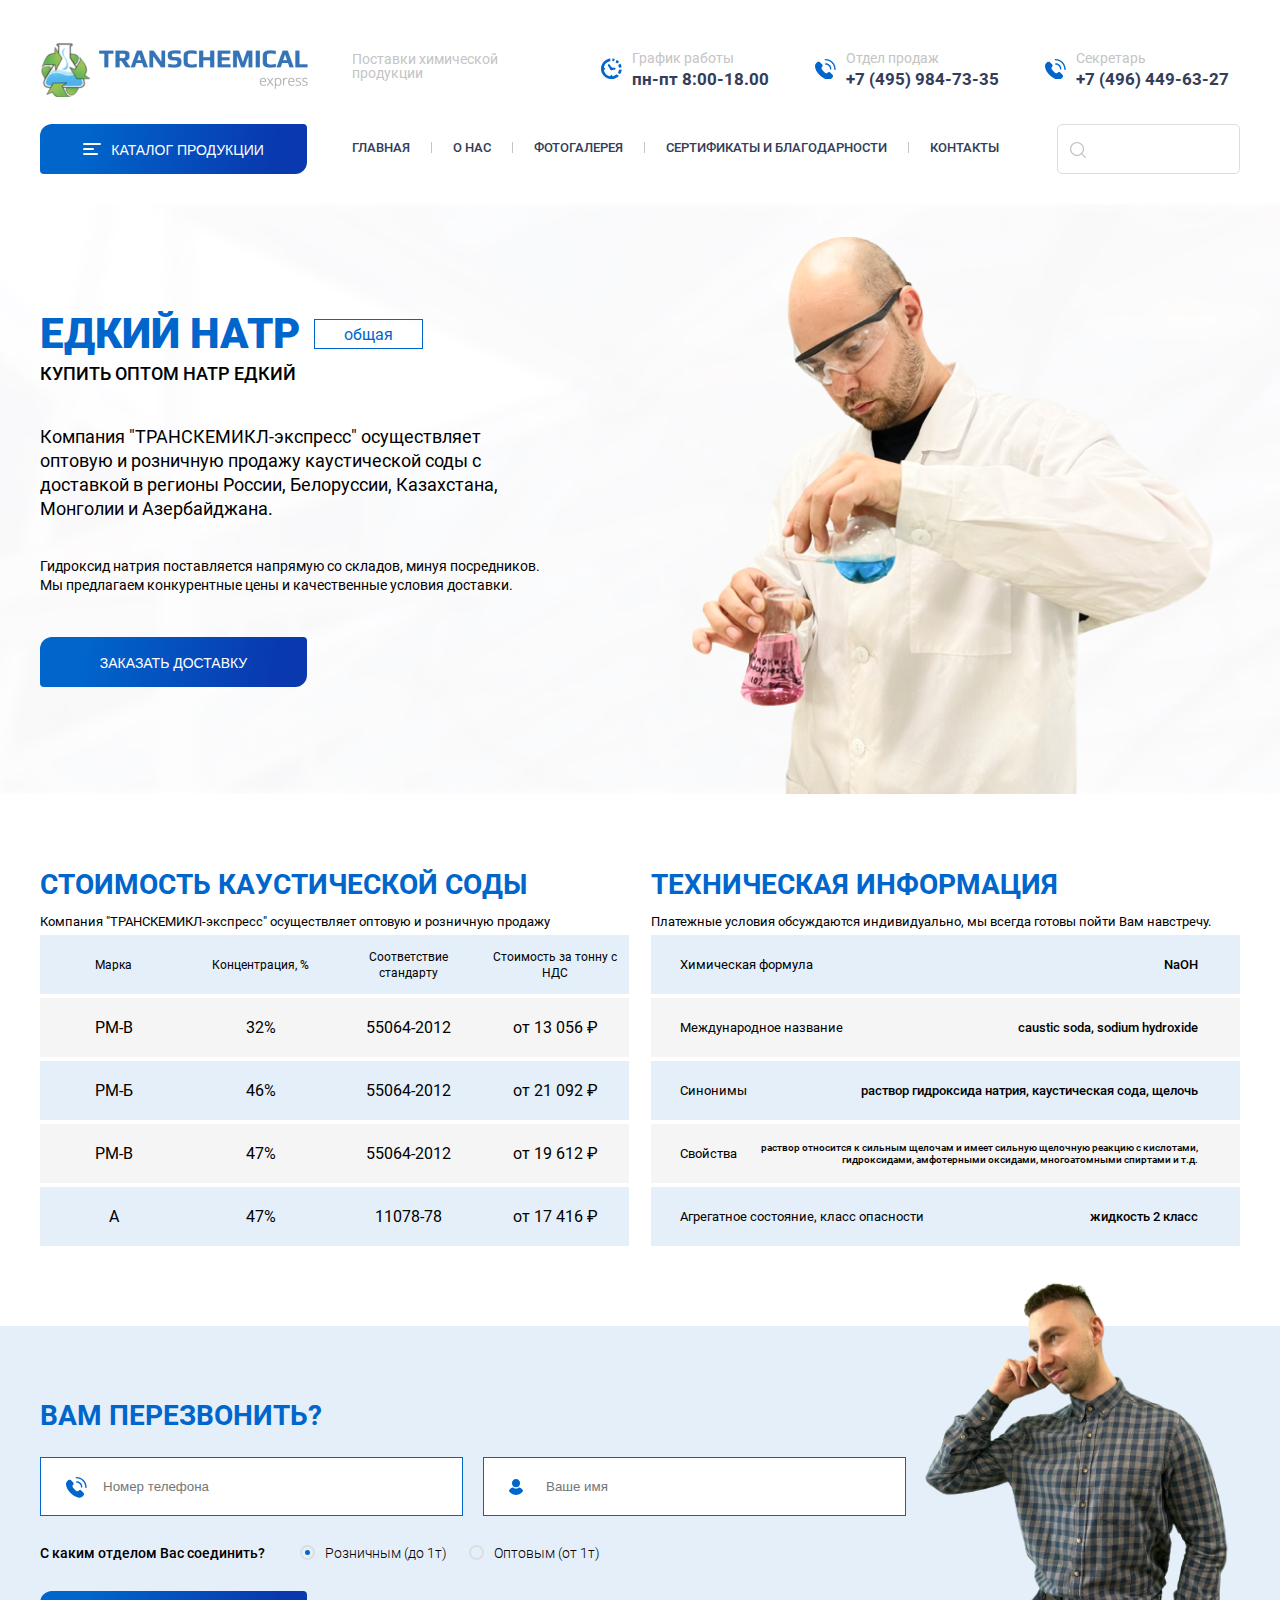
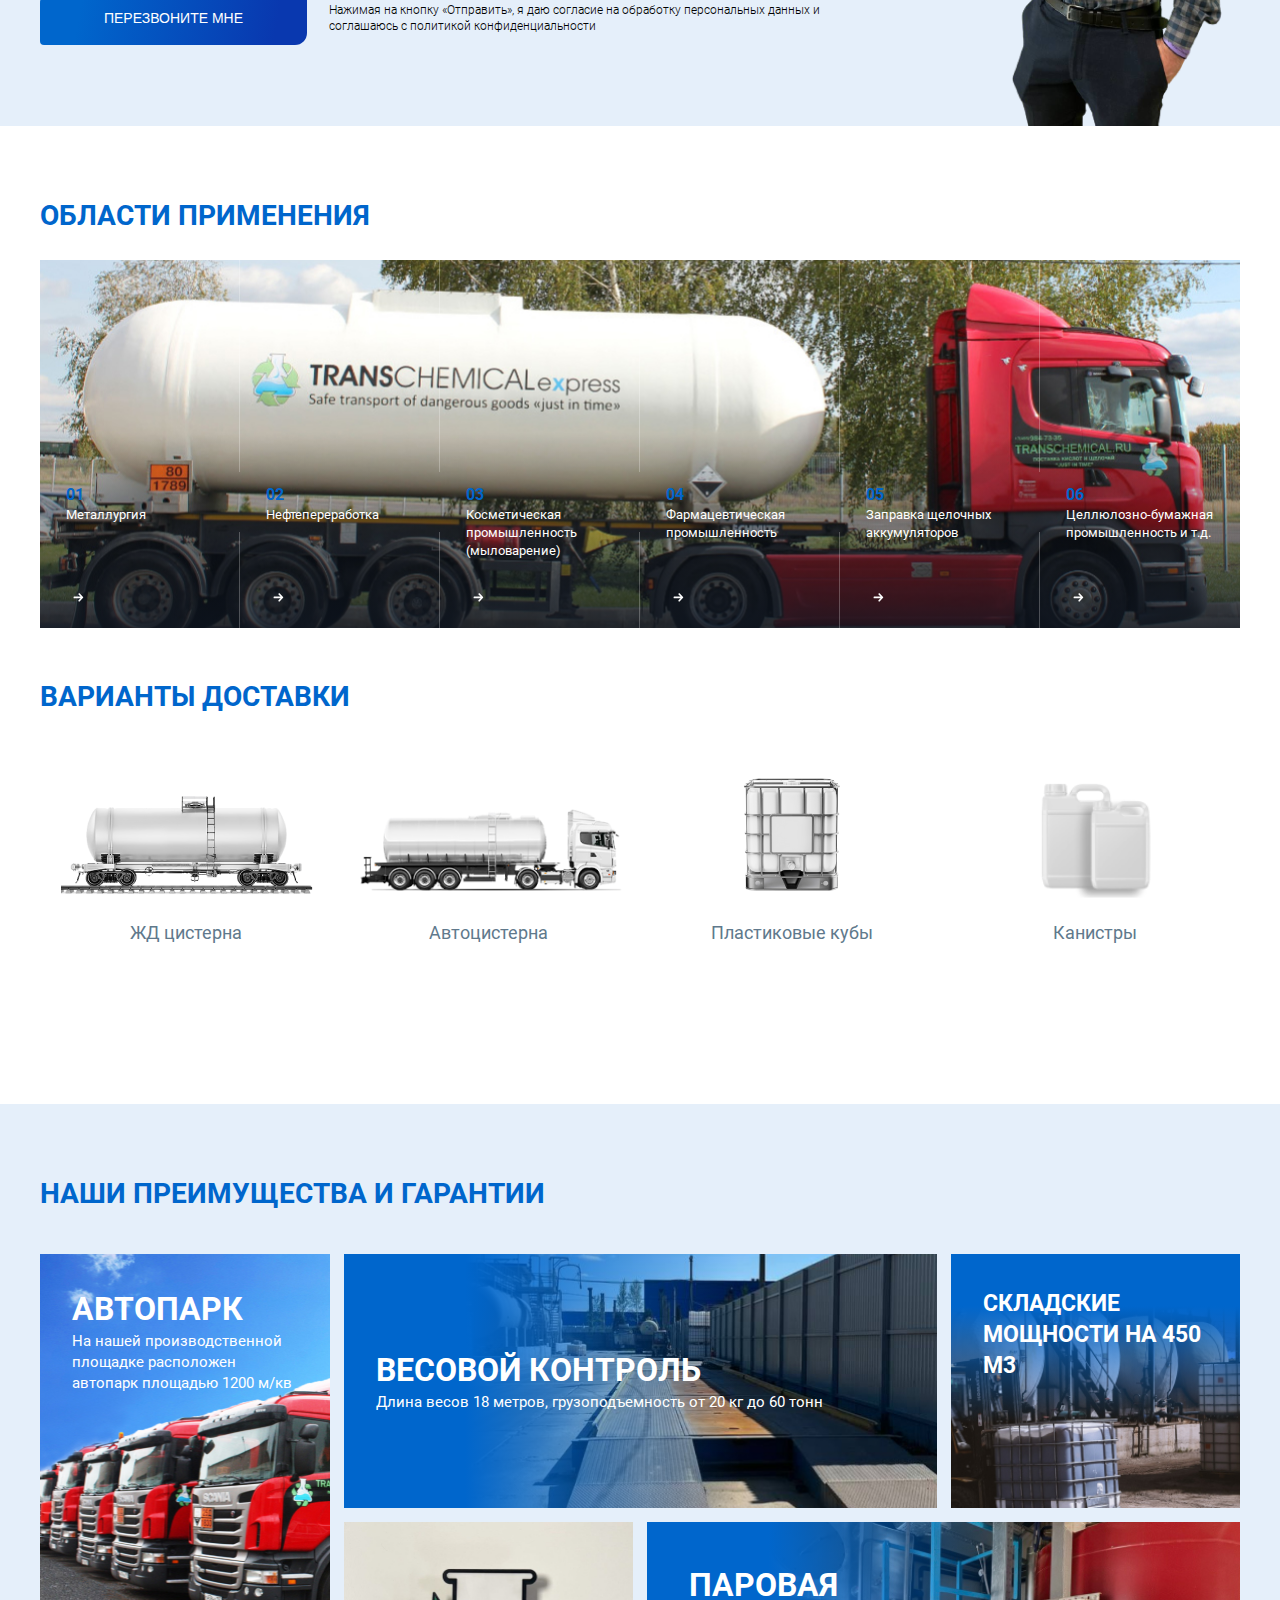
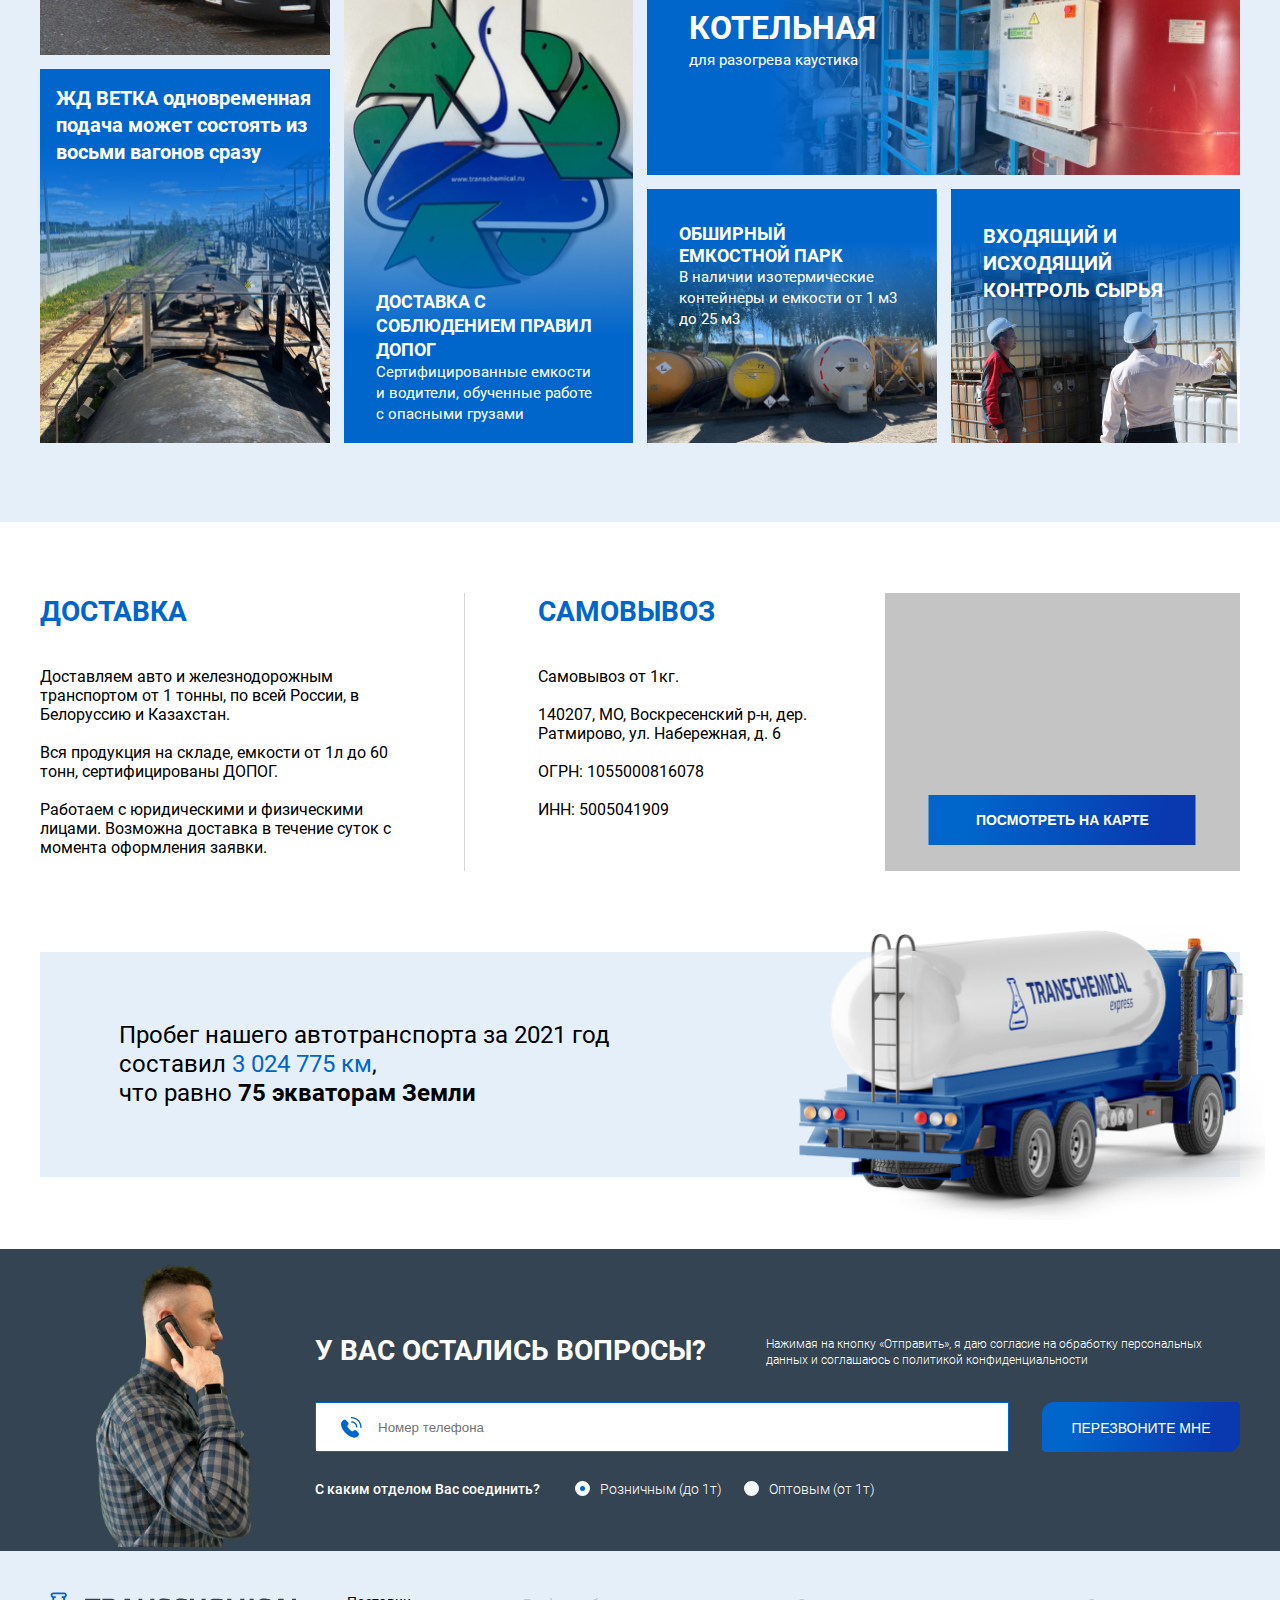
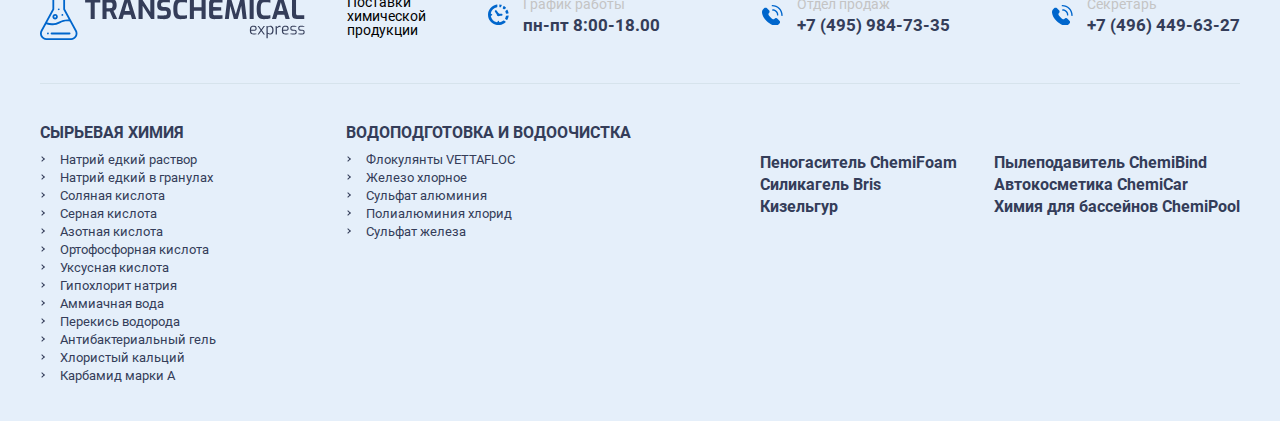
<file: index_backup.html>
<!DOCTYPE html>
<html lang="en">

<head>
    <meta charset="UTF-8">
    <meta http-equiv="X-UA-Compatible" content="IE=edge">
    <meta name="viewport" content="width=device-width, initial-scale=1.0">
    <title>Document</title>
    <link rel="stylesheet" href="style.css">
    <script src="jquery-3.6.4.min.js"></script>

    <script src="https://api-maps.yandex.ru/2.1/?apikey=9079e4be-c525-4511-b69d-d7ab066d5e0b&lang=ru_RU"
        type="text/javascript">
        </script>
    <script src="script.js"></script>
</head>

<body>
    <header class="header">
        <div class="header__top">
            <div class="header__logo"></div>
            <div class="header__text">Поставки химической
                продукции</div>
            <div class="header__info contacts contacts__info">
                <div class="contacts-item contacts-item--time">
                    <div class="contacts-title ">График работы</div>
                    <div class="contacts-text">пн-пт 8:00-18.00</div>
                </div>
                <div class="contacts-item contacts-item--phone">
                    <div class="contacts-title">Отдел продаж</div>
                    <div class="contacts-text">+7 (495) 984-73-35</div>
                </div>
                <div class="contacts-item contacts-item--phone">
                    <div class="contacts-title">Секретарь</div>
                    <div class="contacts-text">+7 (496) 449-63-27</div>
                </div>
            </div>
        </div>
        <div class="header__bottom">
            <div class="catalog-menu">
                <button class="button catalog-menu__button">Каталог продукции</button>
                <div class="catalog-menu__list">
                    <div class="catalog-menu__item"></div>
                    <div class="catalog-menu__item"></div>
                    <div class="catalog-menu__item"></div>
                </div>
            </div>
            <div class="main-nav">
                <div><a href="#">Главная</a></div>
                <div><a href="#">О нас</a></div>
                <div><a href="#">Фотогалерея</a></div>
                <div><a href="#">Сертификаты и благодарности</a></div>
                <div><a href="#">Контакты</a></div>
            </div>
            <div class="search">
                <button class="search__button"></button>
                <input type="text" name="search" class="search__input" />
            </div>
        </div>
    </header>
    <main>
        <section class="banner main__banner">
            <div class="container main__container">
                <div class="banner__info">
                    <div class="banner__info-top">
                        <h1 class="banner__title">ЕДКИЙ НАТР</h1>
                        <div class="banner__tag">общая</div>
                    </div>
                    <div class="banner__subtitle">Купить оптом натр едкий</div>
                    <div class="banner__text">Компания "ТРАНСКЕМИКЛ-экспресс" осуществляет оптовую и розничную продажу
                        каустической соды с доставкой в регионы России, Белоруссии, Казахстана, Монголии и Азербайджана.
                    </div>
                    <div class="banner__text banner__text--small">
                        Гидроксид натрия поставляется напрямую со складов, минуя посредников. Мы предлагаем конкурентные
                        цены и качественные условия доставки.
                    </div>
                    <button class="button">ЗАКАЗАТЬ ДОСТАВКУ</button>
                </div>
                <div class="banner__person"></div>
            </div>
        </section>
        <section class="features">
            <div class="container features__container">
                <!-- <div class="features__titles">


                </div>
                <div class="features__descriptions">


                </div> -->
                <div class="features__tables">
                    <div class="features__table">
                        <h2 class="section__title features__title">Стоимость каустической соды</h2>
                        <div class="features__table-desc">Компания "ТРАНСКЕМИКЛ-экспресс" осуществляет оптовую и
                            розничную
                            продажу</div>
                        <div class="features__tbody features__tbody--four-lines">
                            <div class="features__line">
                                <div class="features__row features__row--title">Марка</div>
                                <div class="features__row features__row--title">Концентрация, %</div>
                                <div class="features__row features__row--title">Соответствие стандарту</div>
                                <div class="features__row features__row--title">Стоимость за тонну с НДС</div>
                            </div>
                            <div class="features__line">
                                <div class="features__row features__row--bold">РМ-В</div>
                                <div class="features__row">32%</div>
                                <div class="features__row">55064-2012</div>
                                <div class="features__row features__row--bold">от 13 056 ₽</div>
                            </div>
                            <div class="features__line">
                                <div class="features__row features__row--bold">РМ-Б</div>
                                <div class="features__row">46%</div>
                                <div class="features__row">55064-2012</div>
                                <div class="features__row features__row--bold">от 21 092 ₽</div>
                            </div>
                            <div class="features__line">
                                <div class="features__row features__row--bold">РМ-В</div>
                                <div class="features__row">47%</div>
                                <div class="features__row">55064-2012</div>
                                <div class="features__row features__row--bold">от 19 612 ₽</div>
                            </div>
                            <div class="features__line">
                                <div class="features__row features__row--bold">А</div>
                                <div class="features__row">47%</div>
                                <div class="features__row">11078-78</div>
                                <div class="features__row features__row--bold">от 17 416 ₽</div>
                            </div>
                        </div>
                    </div>
                    <div class="features__table">
                        <h2 class="section__title features__title">Техническая информация</h2>
                        <div class="features__table-desc">Платежные условия обсуждаются индивидуально, мы всегда готовы
                            пойти Вам навстречу.</div>
                        <div class="features__tbody features__tbody--two-lines">
                            <div class="features__line">
                                <div class="features__row">Химическая формула</div>
                                <div class="features__row">NaOH</div>
                            </div>
                            <div class="features__line">
                                <div class="features__row">Международное название</div>
                                <div class="features__row">caustic soda, sodium hydroxide</div>
                            </div>
                            <div class="features__line">
                                <div class="features__row">Синонимы</div>
                                <div class="features__row">раствор гидроксида натрия, каустическая сода, щелочь</div>
                            </div>
                            <div class="features__line">
                                <div class="features__row">Свойства</div>
                                <div class="features__row">
                                    <div class="fz-10">раствор относится к сильным щелочам и имеет сильную
                                        щелочную
                                        реакцию с кислотами, гидроксидами, амфотерными оксидами, многоатомными спиртами
                                        и
                                        т.д.</div>
                                </div>
                            </div>
                            <div class="features__line">
                                <div class="features__row">Агрегатное состояние, класс опасности</div>
                                <div class="features__row">жидкость 2 класс</div>
                            </div>
                        </div>
                    </div>
                </div>
            </div>
        </section>
        <section class="callback">
            <div class="container">
                <div class="callback__wrapper callback__left">
                    <div class="callback__form">
                        <h2 class="section__title">вам перезвонить?</h2>
                        <form method="POST" class="form">
                            <div class="form__top">
                                <input type="text" name="phone" placeholder="Номер телефона">
                                <input type="text" name="name" placeholder="Ваше имя">
                            </div>
                            <div class="form__middle">
                                <span class="form__radio-question">С каким отделом Вас соединить?</span>
                                <div class="radio-wrapper">
                                    <input type="radio" checked id="department1" name="department" value="retail"><label
                                        for="department1">Розничным (до
                                        1т) </label>
                                </div>
                                <div class="radio-wrapper">
                                    <input type="radio" id="department2" name="department" value="retail">
                                    <label for="department2">Оптовым (от
                                        1т)
                                    </label>
                                </div>
                            </div>
                            <div class="form__bottom">
                                <button class="button">Перезвоните мне</button>
                                <div class="form__agreement">
                                    Нажимая на кнопку «Отправить», я даю согласие на обработку персональных данных и
                                    соглашаюсь c политикой конфиденциальности
                                </div>
                            </div>
                        </form>
                    </div>
                    <img src="images/photo5224667642609123051-removebg-preview1.png" class="callback__image" />
                </div>

            </div>
        </section>
        <section class="app-area">
            <div class="container">
                <h2 class="section__title">
                    Области применения
                </h2>
                <div class="usage">
                    <div class="usage__item">
                        <div class="usage__info">
                            <div class="usage__number">01</div>
                            <div class="usage__title">Металлургия
                            </div>
                            <div class="usage__arrow"></div>
                        </div>
                        <div class="usage__bg-image"></div>
                    </div>
                    <div class="usage__item">
                        <div class="usage__info">
                            <div class="usage__number">02</div>
                            <div class="usage__title">Нефтепереработка</div>
                            <div class="usage__arrow"></div>
                        </div>
                        <div class="usage__bg-image"></div>
                    </div>
                    <div class="usage__item">
                        <div class="usage__info">
                            <div class="usage__number">03</div>
                            <div class="usage__title">Косметическая промышленность (мыловарение)</div>
                            <div class="usage__arrow"></div>
                        </div>
                        <div class="usage__bg-image"></div>
                    </div>
                    <div class="usage__item">
                        <div class="usage__info">
                            <div class="usage__number">04</div>
                            <div class="usage__title">Фармацевтическая промышленность</div>
                            <div class="usage__arrow"></div>
                        </div>
                        <div class="usage__bg-image"></div>
                    </div>
                    <div class="usage__item">
                        <div class="usage__info">
                            <div class="usage__number">05</div>
                            <div class="usage__title">Заправка щелочных аккумуляторов</div>
                            <div class="usage__arrow"></div>
                        </div>
                        <div class="usage__bg-image"></div>
                    </div>
                    <div class="usage__item">
                        <div class="usage__info">
                            <div class="usage__number">06</div>
                            <div class="usage__title">Целлюлозно-бумажная промышленность и т.д.</div>
                            <div class="usage__arrow"></div>
                        </div>
                        <div class="usage__bg-image"></div>
                    </div>
                </div>
            </div>
            </div>
        </section>
        <section class="deliver">
            <div class="container">
                <h2 class="section__title">варианты доставки</h2>
                <div class="deliver__wrapper">
                    <div class="deliver__item">
                        <img src="images/cisterna-1.png" alt="" class="deliver__image">
                        <div class="deliver__title">ЖД цистерна</div>
                    </div>
                    <div class="deliver__item">
                        <img src="images/benzovoz-1.png" alt="" class="deliver__image">
                        <div class="deliver__title">Автоцистерна</div>
                    </div>
                    <div class="deliver__item">
                        <img src="images/cube-1.png" alt="" class="deliver__image">
                        <div class="deliver__title">Пластиковые кубы</div>
                    </div>
                    <div class="deliver__item">
                        <img src="images/kanistra-1.png" alt="" class="deliver__image">
                        <div class="deliver__title">Канистры</div>
                    </div>
                </div>
            </div>
        </section>
        <section class="advantages">
            <div class="container">
                <h2 class="section__title">Наши преимущества и гарантии</h2>
                <div class="advantages__wrapper">
                    <div class="advantages__item">
                        <div class="advantages__title">Автопарк</div>
                        <div class="advantages__description">На нашей производственной площадке расположен автопарк
                            площадью 1200 м/кв</div>
                    </div>
                    <div class="advantages__item">
                        <div class="advantages__title">Весовой контроль
                        </div>
                        <div class="advantages__description">Длина весов 18 метров, грузоподъемность от 20 кг до 60 тонн
                        </div>
                    </div>
                    <div class="advantages__item">
                        <div class="advantages__title">СКЛАДСКИЕ МОЩНОСТИ НА 450 М3 </div>
                    </div>
                    <div class="advantages__item">
                        <div class="advantages__title">ЖД ВЕТКА одновременная подача может состоять из восьми вагонов
                            сразу</div>
                    </div>
                    <div class="advantages__item">
                        <div class="advantages__title">ДОСТАВКА С СОБЛЮДЕНИЕМ ПРАВИЛ ДОПОГ</div>
                        <div class="advantages__description">Сертифицированные емкости и водители, обученные работе с
                            опасными грузами</div>
                    </div>
                    <div class="advantages__item">
                        <div class="advantages__title">Паровая<br> котельная</div>
                        <div class="advantages__description">для разогрева каустика</div>
                    </div>
                    <div class="advantages__item">
                        <div class="advantages__title">Обширный<br> емкостной парк</div>
                        <div class="advantages__description">В наличии изотермические контейнеры и емкости от 1 м3 до 25
                            м3</div>
                    </div>
                    <div class="advantages__item">
                        <div class="advantages__title">ВХОДЯЩИЙ И ИСХОДЯЩИЙ КОНТРОЛЬ СЫРЬЯ</div>
                    </div>
                </div>
            </div>
        </section>
        <section class="delivery">
            <div class="container delivery__container">
                <div class="delivery__supply">
                    <h2 class="section__title">
                        Доставка
                    </h2>
                    <div class="delivery__desciption">
                        Доставляем авто и железнодорожным
                        транспортом от 1 тонны, по всей России, в Белоруссию и Казахстан.
                        <br><br>
                        Вся продукция на складе, емкости от 1л до 60 тонн, сертифицированы ДОПОГ.
                        <br><br>
                        Работаем с юридическими и физическими лицами. Возможна доставка в течение суток
                        с момента оформления заявки.
                    </div>
                </div>
                <div class="delivery__pickup">
                    <h2 class="section__title">
                        самовывоз
                    </h2>
                    <div class="delivery_description">
                        Самовывоз от 1кг. <br><br>
                        140207, МО, Воскресенский р-н,
                        дер. Ратмирово, ул. Набережная, д. 6
                        <br><br>ОГРН: 1055000816078
                        <br><br>ИНН: 5005041909
                    </div>
                </div>
                <div class="delivery__map">
                    <div class="delivery__map-container"></div>
                    <button class="button delivery__fullmap">ПОСМОТРЕТЬ НА КАРТЕ</button>
                </div>
            </div>
        </section>
        <section class="banner banner--run">
            <div class="container">
                <div class="banner__left">
                    <span>Пробег нашего автотранспорта за 2021 год<br> составил <span class="color-blue">3 024 775
                            км</span>,<br>что равно <span class="fw-700">75 экваторам Земли</span>
                    </span>
                </div>
                <div class="banner__right banner__right--auto">

                </div>
            </div>
        </section>
        <section class="callback callbak--dark">
            <div class="container">
                <div class="callback__wrapper callback__right">
                    <div class="callback__form">
                        <div class="callback__top">
                            <h2 class="section__title">У вас остались вопросы?</h2>
                            <div class="form__agreement">
                                Нажимая на кнопку «Отправить», я даю согласие на обработку персональных данных и
                                соглашаюсь c политикой конфиденциальности
                            </div>
                        </div>

                        <form method="POST" class="form">
                            <div class="form__top">
                                <input type="text" name="phone" placeholder="Номер телефона">

                                <button class="button">Перезвоните мне</button>

                            </div>
                            <div class="form__middle">
                                <span class="form__radio-question">С каким отделом Вас соединить?</span>
                                <div class="radio-wrapper">
                                    <input type="radio" checked id="department3" name="department" value="retail"><label
                                        for="department3">Розничным (до
                                        1т) </label>
                                </div>
                                <div class="radio-wrapper">
                                    <input type="radio" id="department4" name="department" value="retail">
                                    <label for="department4">Оптовым (от
                                        1т)
                                    </label>
                                </div>
                            </div>

                        </form>
                    </div>
                    <div class="callback__image"></div>
                </div>

            </div>
        </section>
    </main>
    <footer class="footer">
        <div class="container">
            <div class="footer__top">
                <div class="footer__logo"></div>
                <div class="footer__desc">Поставки<br>
                    химической<br>
                    продукции</div>
                <div class="footer__info contacts__info">
                    <div class="contacts-item contacts-item--time">
                        <div class="contacts-title">График работы</div>
                        <div class="contacts-text">пн-пт 8:00-18.00</div>
                    </div>
                    <div class="contacts-item contacts-item--phone">
                        <div class="contacts-title">Отдел продаж</div>
                        <div class="contacts-text">+7 (495) 984-73-35</div>
                    </div>
                    <div class="contacts-item contacts-item--phone">
                        <div class="contacts-title">Секретарь</div>
                        <div class="contacts-text">+7 (496) 449-63-27</div>
                    </div>
                </div>
            </div>
            <div class="footer__bottom">
                <div class="footer__menu-wrapper">
                    <div class="footer__title">
                        СЫРЬЕВАЯ ХИМИЯ
                    </div>
                    <nav class="footer__menu">
                        <ul>
                            <li class="footer__menu-item">
                                <a href="#">Натрий едкий раствор</a>
                            </li>
                            <li class="footer__menu-item">
                                <a href="#">Натрий едкий в гранулах</a>
                            </li>
                            <li class="footer__menu-item">
                                <a href="#">Соляная кислота</a>
                            </li>
                            <li class="footer__menu-item">
                                <a href="#">Серная кислота</a>
                            </li>
                            <li class="footer__menu-item">
                                <a href="#">Азотная кислота</a>
                            </li>
                            <li class="footer__menu-item">
                                <a href="#">Ортофосфорная кислота</a>
                            </li>
                            <li class="footer__menu-item">
                                <a href="#">Уксусная кислота</a>
                            </li>
                            <li class="footer__menu-item">
                                <a href="#">Гипохлорит натрия</a>
                            </li>
                            <li class="footer__menu-item">
                                <a href="#">Аммиачная вода</a>
                            </li>
                            <li class="footer__menu-item">
                                <a href="#">Перекись водорода</a>
                            </li>
                            <li class="footer__menu-item">
                                <a href="#">Антибактериальный гель</a>
                            </li>
                            <li class="footer__menu-item">
                                <a href="#">Хлористый кальций</a>
                            </li>
                            <li class="footer__menu-item">
                                <a href="#">Карбамид марки А</a>
                            </li>
                        </ul>
                    </nav>
                </div>
                <div class="footer__menu-wrapper">
                    <div class="footer__title">
                        ВОДОПОДГОТОВКА И ВОДООЧИСТКА
                    </div>
                    <nav class="footer__menu">
                        <ul>
                            <li class="footer__menu-item">
                                <a href="#" class="footer__menu-link">Флокулянты VETTAFLOC</a>
                            </li>
                            <li class="footer__menu-item">
                                <a href="#" class="footer__menu-link">Железо хлорное</a>
                            </li>
                            <li class="footer__menu-item">
                                <a href="#" class="footer__menu-link">Сульфат алюминия</a>
                            </li>
                            <li class="footer__menu-item">
                                <a href="#" class="footer__menu-link">Полиалюминия хлорид</a>
                            </li>
                            <li class="footer__menu-item">
                                <a href="#" class="footer__menu-link">Сульфат железа</a>
                            </li>
                        </ul>
                    </nav>
                </div>
                <div class="footer__sections-wrapper">
                    <div class="footer__sections">
                        <ul>
                            <li><a href="#">Пеногаситель ChemiFoam</a></li>
                            <li><a href="#">Силикагель Bris</a></li>
                            <li><a href="#">Кизельгур</a></li>
                        </ul>
                    </div>
                    <div class="footer__sections">
                        <ul>
                            <li><a href="#">Пылеподавитель ChemiBind</a></li>
                            <li><a href="#">Автокосметика ChemiCar</a></li>
                            <li><a href="#">Химия для бассейнов ChemiPool</a></li>
                        </ul>
                    </div>
                </div>
            </div>
        </div>
    </footer>
</body>

</html>
</file>
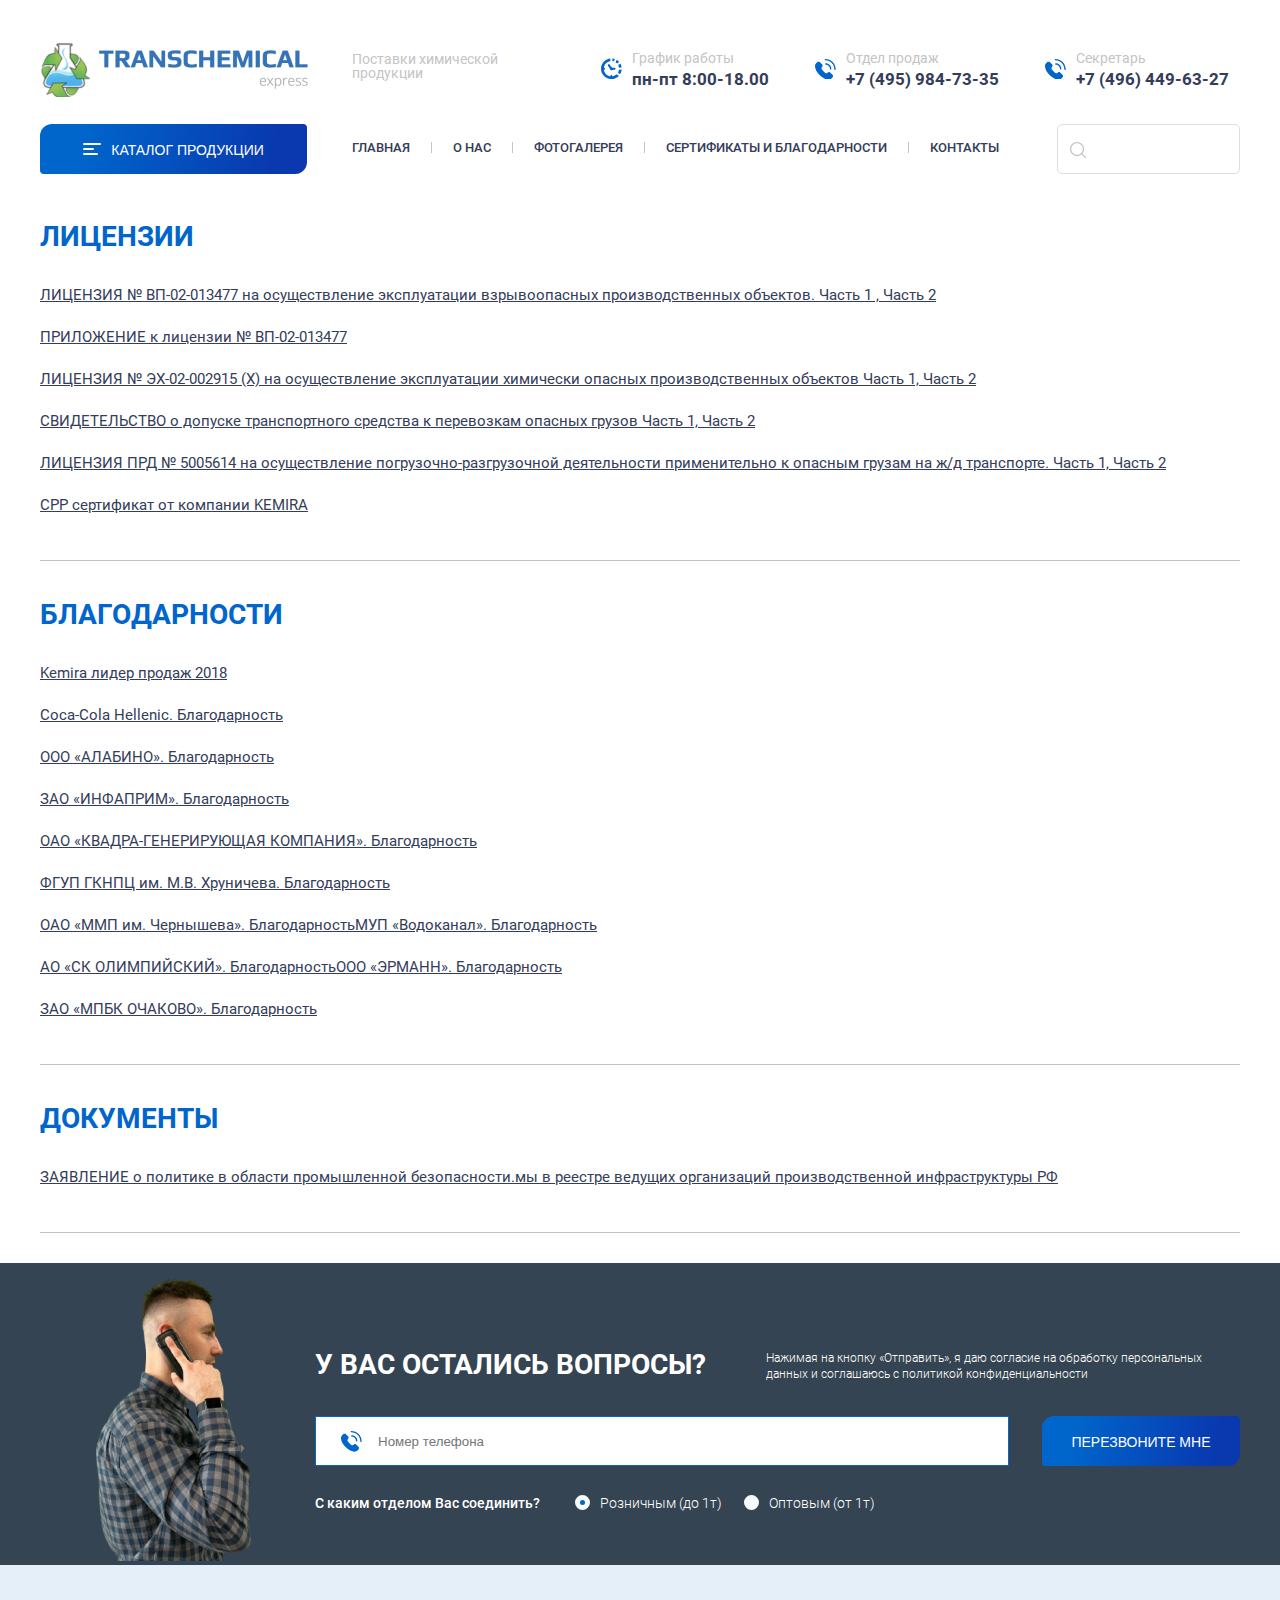
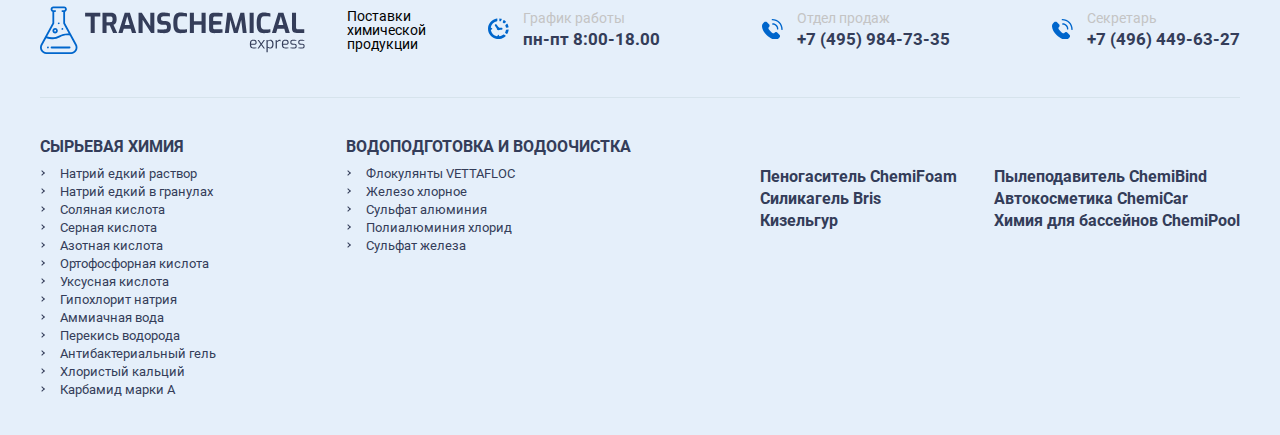
<file: license.html>
<!DOCTYPE html>
<html lang="en">

<head>
    <meta charset="UTF-8">
    <meta http-equiv="X-UA-Compatible" content="IE=edge">
    <meta name="viewport" content="width=device-width, initial-scale=1.0">
    <title>Document</title>
    <link rel="stylesheet" href="style.css">
    <script src="jquery-3.6.4.min.js"></script>

    <script src="https://api-maps.yandex.ru/2.1/?apikey=9079e4be-c525-4511-b69d-d7ab066d5e0b&lang=ru_RU"
        type="text/javascript">
        </script>
    <script src="script.js"></script>
</head>

<body>
    <header class="header">
        <div class="header__top">
            <div class="header__logo"></div>
            <div class="header__text">Поставки химической
                продукции</div>
            <div class="header__info contacts contacts__info">
                <div class="contacts-item contacts-item--time">
                    <div class="contacts-title ">График работы</div>
                    <div class="contacts-text">пн-пт 8:00-18.00</div>
                </div>
                <div class="contacts-item contacts-item--phone">
                    <div class="contacts-title">Отдел продаж</div>
                    <div class="contacts-text">+7 (495) 984-73-35</div>
                </div>
                <div class="contacts-item contacts-item--phone">
                    <div class="contacts-title">Секретарь</div>
                    <div class="contacts-text">+7 (496) 449-63-27</div>
                </div>
            </div>
        </div>
        <div class="header__bottom">
            <div class="catalog-menu">
                <button class="button catalog-menu__button">Каталог продукции</button>
                <div class="catalog-menu__list">
                    <div class="catalog-menu__item"></div>
                    <div class="catalog-menu__item"></div>
                    <div class="catalog-menu__item"></div>
                </div>
            </div>
            <div class="main-nav">
                <div><a href="#">Главная</a></div>
                <div><a href="#">О нас</a></div>
                <div><a href="#">Фотогалерея</a></div>
                <div><a href="#">Сертификаты и благодарности</a></div>
                <div><a href="#">Контакты</a></div>
            </div>
            <div class="search">
                <button class="search__button"></button>
                <input type="text" name="search" class="search__input" />
            </div>
        </div>
    </header>
    <main>
        <h1 class="visually-hidden"></h1>
        <section class="license">
            <div class="container">
                <div class="license__block">
                    <div class="section__title">Лицензии</div>
                    <div class="license__text">
                        <a href="#">ЛИЦЕНЗИЯ № ВП-02-013477 на осуществление эксплуатации взрывоопасных производственных
                            объектов. Часть 1 , Часть 2</a>

                        <a href="#">ПРИЛОЖЕНИЕ к лицензии № ВП-02-013477</a>

                        <a href="#">ЛИЦЕНЗИЯ № ЭХ-02-002915 (Х) на осуществление эксплуатации химически опасных
                            производственных объектов Часть 1, Часть 2
                        </a>
                        <a href="#">СВИДЕТЕЛЬСТВО о допуске транспортного средства к перевозкам опасных грузов Часть 1,
                            Часть 2</a>

                        <a href="#">ЛИЦЕНЗИЯ ПРД № 5005614 на осуществление погрузочно-разгрузочной деятельности
                            применительно к опасным грузам на ж/д транспорте. Часть 1, Часть 2
                        </a>
                        <a href="#">CPP сертификат от компании KEMIRA</a>
                    </div>
                </div>
                <div class="license__block">
                    <div class="section__title">Благодарности</div>
                    <div class="license__text">
                        <a href="#">Kemira лидер продаж 2018</a>

                        <a href="#">Coca-Cola Hellenic. Благодарность</a>

                        <a href="#">ООО «АЛАБИНО». Благодарность</a>

                        <a href="#">ЗАО «ИНФАПРИМ». Благодарность</a>

                        <a href="#">ОАО «КВАДРА-ГЕНЕРИРУЮЩАЯ КОМПАНИЯ». Благодарность</a>

                        <a href="#">ФГУП ГКНПЦ им. М.В. Хруничева. Благодарность</a>

                        <a href="#">ОАО «ММП им. Чернышева». БлагодарностьМУП «Водоканал». Благодарность</a>

                        <a href="#">АО «СК ОЛИМПИЙСКИЙ». БлагодарностьООО «ЭРМАНН». Благодарность</a>

                        <a href="#">ЗАО «МПБК ОЧАКОВО». Благодарность</a>
                    </div>
                </div>
                <div class="license__block">
                    <div class="section__title">Документы</div>
                    <div class="license__text">
                        <a href="#">ЗАЯВЛЕНИЕ о политике в области промышленной безопасности.мы в реестре ведущих
                            организаций производственной инфраструктуры РФ
                        </a>
                    </div>
                </div>
            </div>
        </section>
        <section class="callback callbak--dark">
            <div class="container">
                <div class="callback__wrapper callback__right">
                    <div class="callback__form">
                        <div class="callback__top">
                            <h2 class="section__title">У вас остались вопросы?</h2>
                            <div class="form__agreement">
                                Нажимая на кнопку «Отправить», я даю согласие на обработку персональных данных и
                                соглашаюсь c политикой конфиденциальности
                            </div>
                        </div>

                        <form method="POST" class="form">
                            <div class="form__top">
                                <input type="text" name="phone" placeholder="Номер телефона">

                                <button class="button">Перезвоните мне</button>

                            </div>
                            <div class="form__middle">
                                <span class="form__radio-question">С каким отделом Вас соединить?</span>
                                <div class="radio-wrapper">
                                    <input type="radio" checked id="department3" name="department" value="retail"><label
                                        for="department3">Розничным (до
                                        1т) </label>
                                </div>
                                <div class="radio-wrapper">
                                    <input type="radio" id="department4" name="department" value="retail">
                                    <label for="department4">Оптовым (от
                                        1т)
                                    </label>
                                </div>
                            </div>

                        </form>
                    </div>
                    <div class="callback__image"></div>
                </div>

            </div>
        </section>
    </main>
    <footer class="footer">
        <div class="container">
            <div class="footer__top">
                <div class="footer__logo"></div>
                <div class="footer__desc">Поставки<br>
                    химической<br>
                    продукции</div>
                <div class="footer__info contacts__info">
                    <div class="contacts-item contacts-item--time">
                        <div class="contacts-title">График работы</div>
                        <div class="contacts-text">пн-пт 8:00-18.00</div>
                    </div>
                    <div class="contacts-item contacts-item--phone">
                        <div class="contacts-title">Отдел продаж</div>
                        <div class="contacts-text">+7 (495) 984-73-35</div>
                    </div>
                    <div class="contacts-item contacts-item--phone">
                        <div class="contacts-title">Секретарь</div>
                        <div class="contacts-text">+7 (496) 449-63-27</div>
                    </div>
                </div>
            </div>
            <div class="footer__bottom">
                <div class="footer__menu-wrapper">
                    <div class="footer__title">
                        СЫРЬЕВАЯ ХИМИЯ
                    </div>
                    <nav class="footer__menu">
                        <ul>
                            <li class="footer__menu-item">
                                <a href="#">Натрий едкий раствор</a>
                            </li>
                            <li class="footer__menu-item">
                                <a href="#">Натрий едкий в гранулах</a>
                            </li>
                            <li class="footer__menu-item">
                                <a href="#">Соляная кислота</a>
                            </li>
                            <li class="footer__menu-item">
                                <a href="#">Серная кислота</a>
                            </li>
                            <li class="footer__menu-item">
                                <a href="#">Азотная кислота</a>
                            </li>
                            <li class="footer__menu-item">
                                <a href="#">Ортофосфорная кислота</a>
                            </li>
                            <li class="footer__menu-item">
                                <a href="#">Уксусная кислота</a>
                            </li>
                            <li class="footer__menu-item">
                                <a href="#">Гипохлорит натрия</a>
                            </li>
                            <li class="footer__menu-item">
                                <a href="#">Аммиачная вода</a>
                            </li>
                            <li class="footer__menu-item">
                                <a href="#">Перекись водорода</a>
                            </li>
                            <li class="footer__menu-item">
                                <a href="#">Антибактериальный гель</a>
                            </li>
                            <li class="footer__menu-item">
                                <a href="#">Хлористый кальций</a>
                            </li>
                            <li class="footer__menu-item">
                                <a href="#">Карбамид марки А</a>
                            </li>
                        </ul>
                    </nav>
                </div>
                <div class="footer__menu-wrapper">
                    <div class="footer__title">
                        ВОДОПОДГОТОВКА И ВОДООЧИСТКА
                    </div>
                    <nav class="footer__menu">
                        <ul>
                            <li class="footer__menu-item">
                                <a href="#" class="footer__menu-link">Флокулянты VETTAFLOC</a>
                            </li>
                            <li class="footer__menu-item">
                                <a href="#" class="footer__menu-link">Железо хлорное</a>
                            </li>
                            <li class="footer__menu-item">
                                <a href="#" class="footer__menu-link">Сульфат алюминия</a>
                            </li>
                            <li class="footer__menu-item">
                                <a href="#" class="footer__menu-link">Полиалюминия хлорид</a>
                            </li>
                            <li class="footer__menu-item">
                                <a href="#" class="footer__menu-link">Сульфат железа</a>
                            </li>
                        </ul>
                    </nav>
                </div>
                <div class="footer__sections-wrapper">
                    <div class="footer__sections">
                        <ul>
                            <li><a href="#">Пеногаситель ChemiFoam</a></li>
                            <li><a href="#">Силикагель Bris</a></li>
                            <li><a href="#">Кизельгур</a></li>
                        </ul>
                    </div>
                    <div class="footer__sections">
                        <ul>
                            <li><a href="#">Пылеподавитель ChemiBind</a></li>
                            <li><a href="#">Автокосметика ChemiCar</a></li>
                            <li><a href="#">Химия для бассейнов ChemiPool</a></li>
                        </ul>
                    </div>
                </div>
            </div>
        </div>
    </footer>
</file>
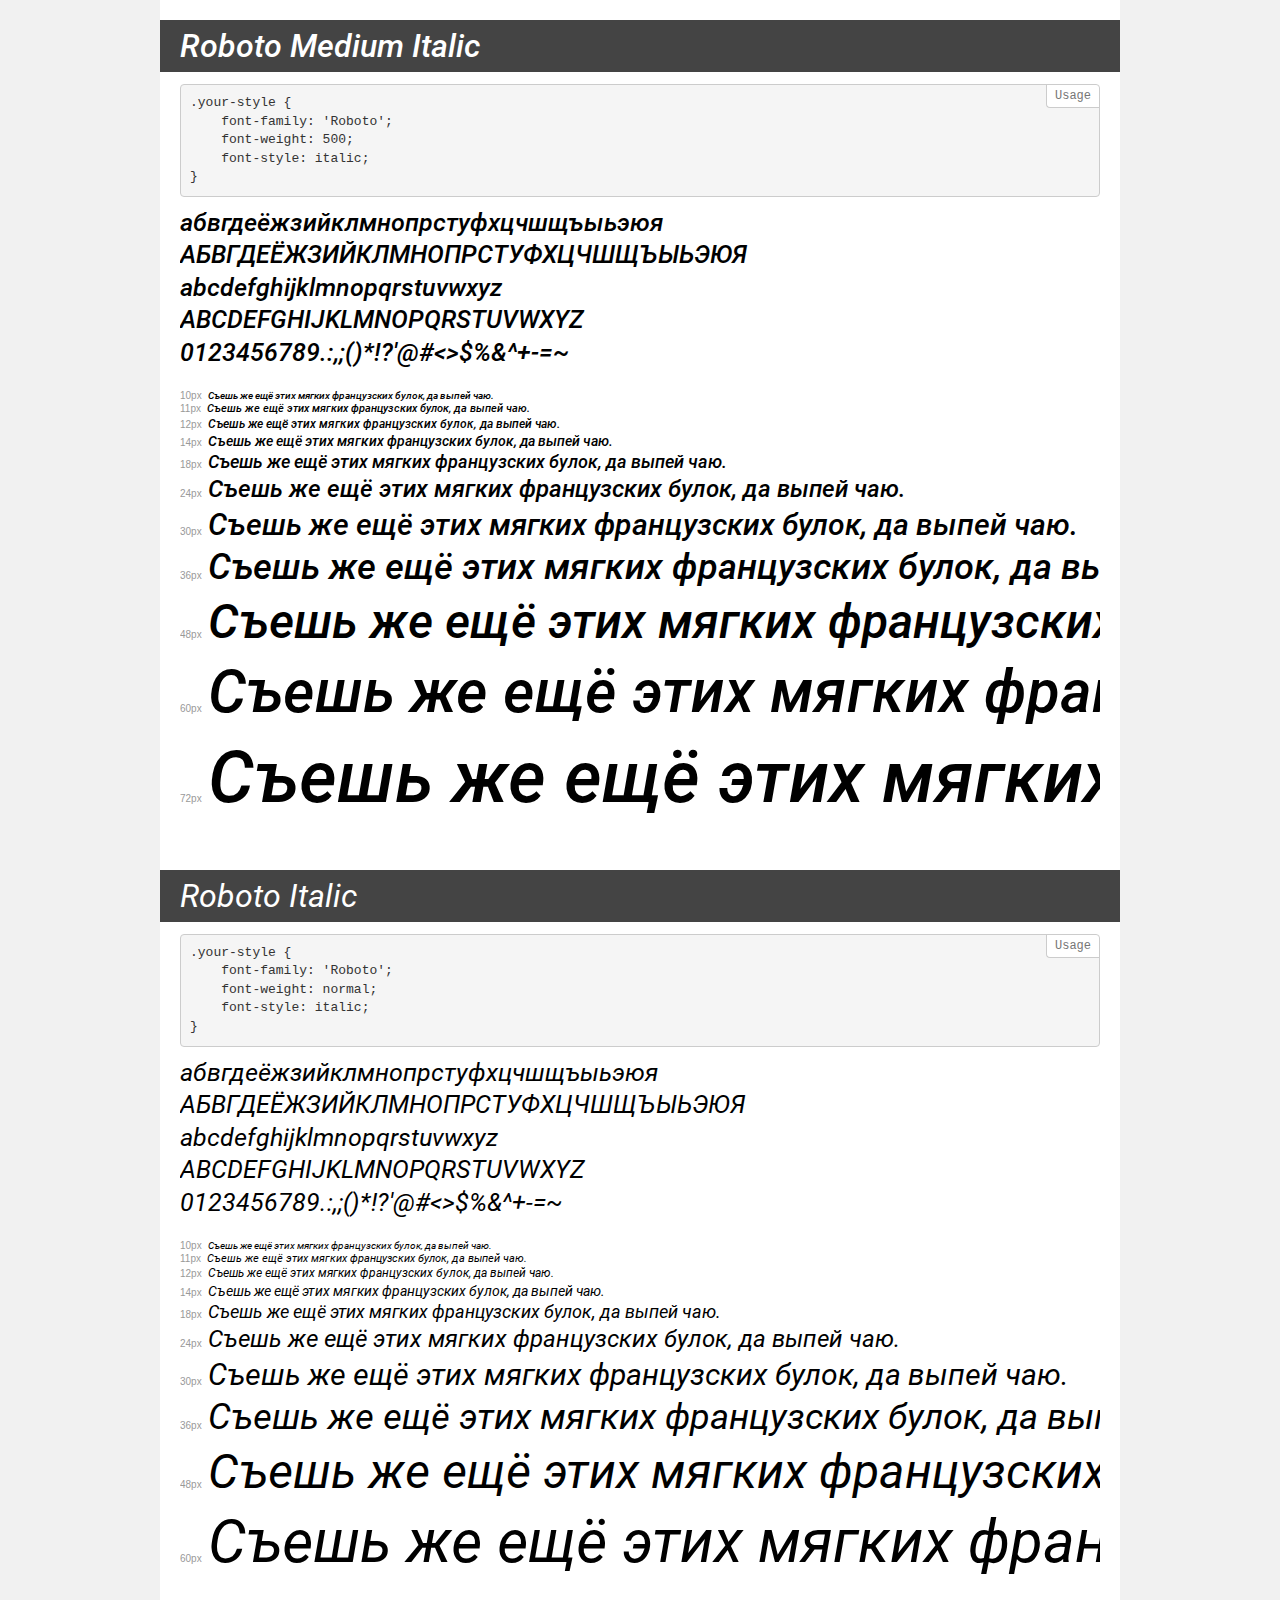
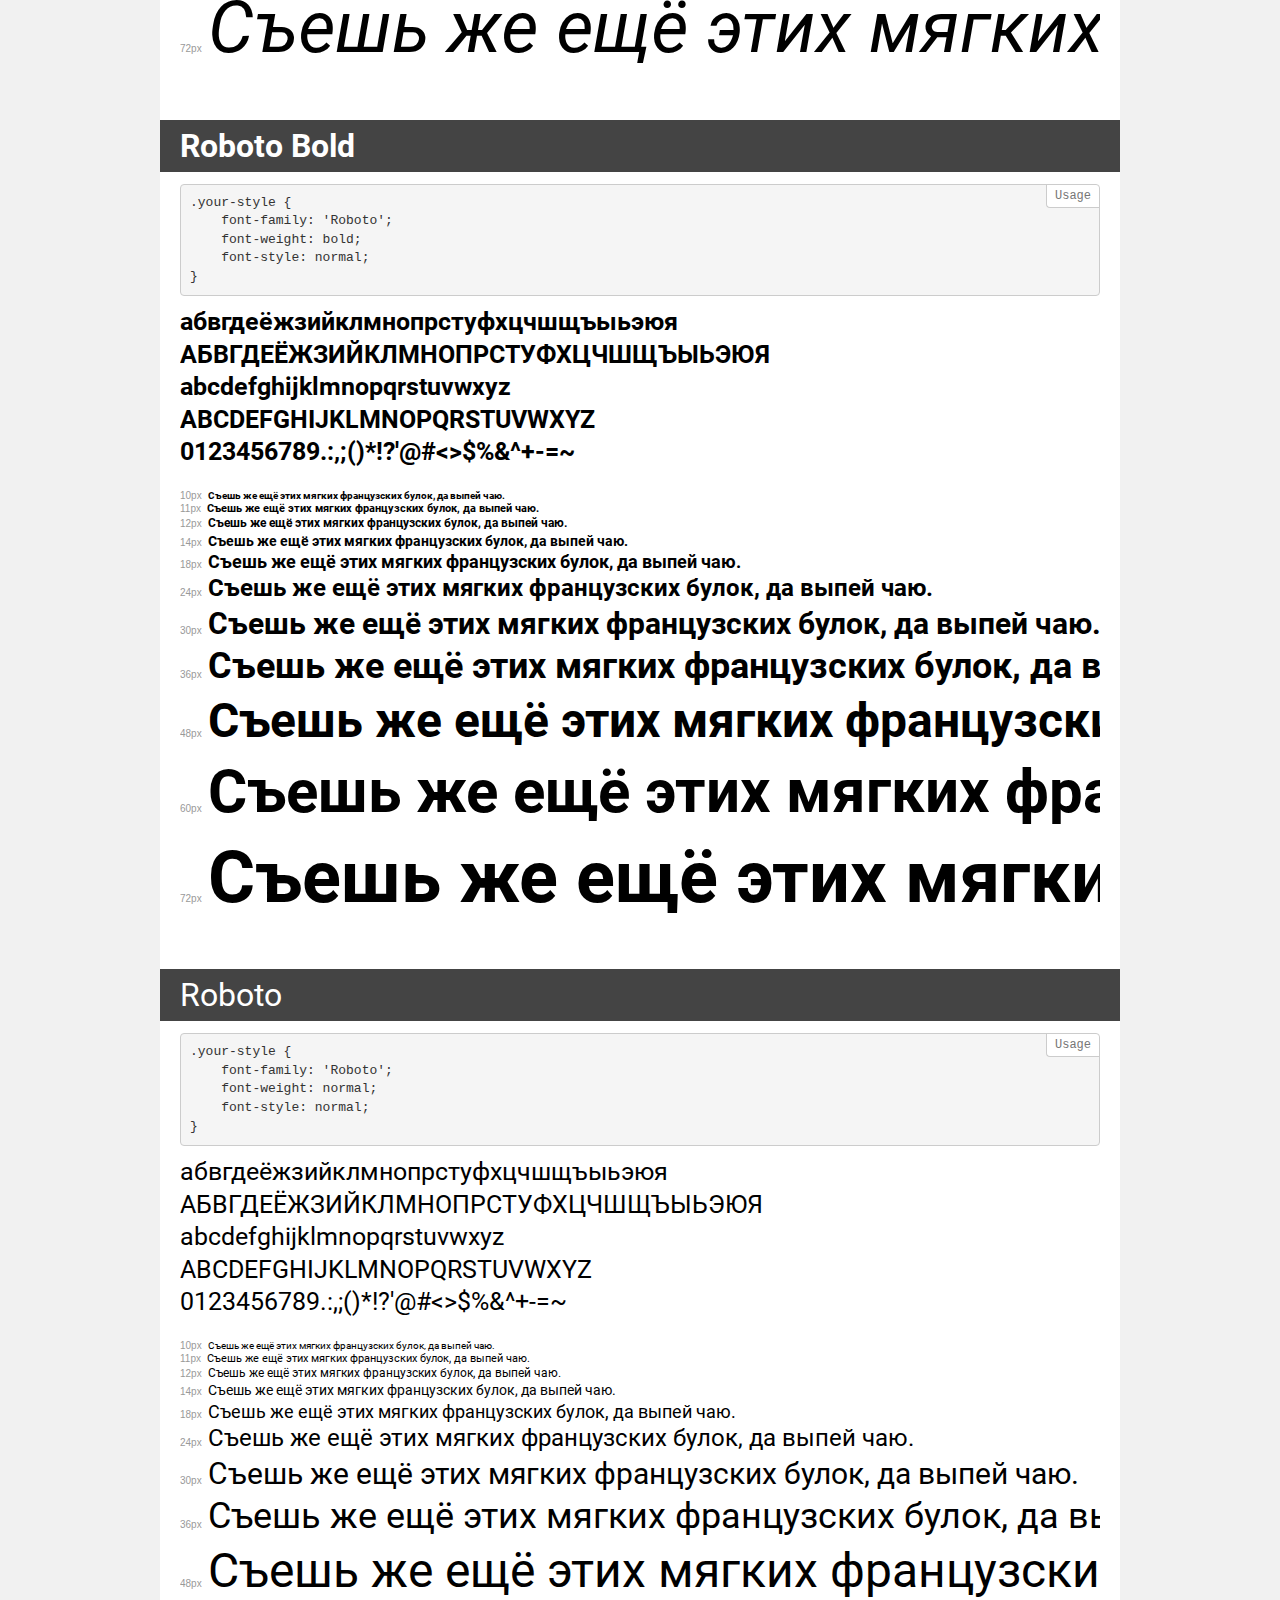
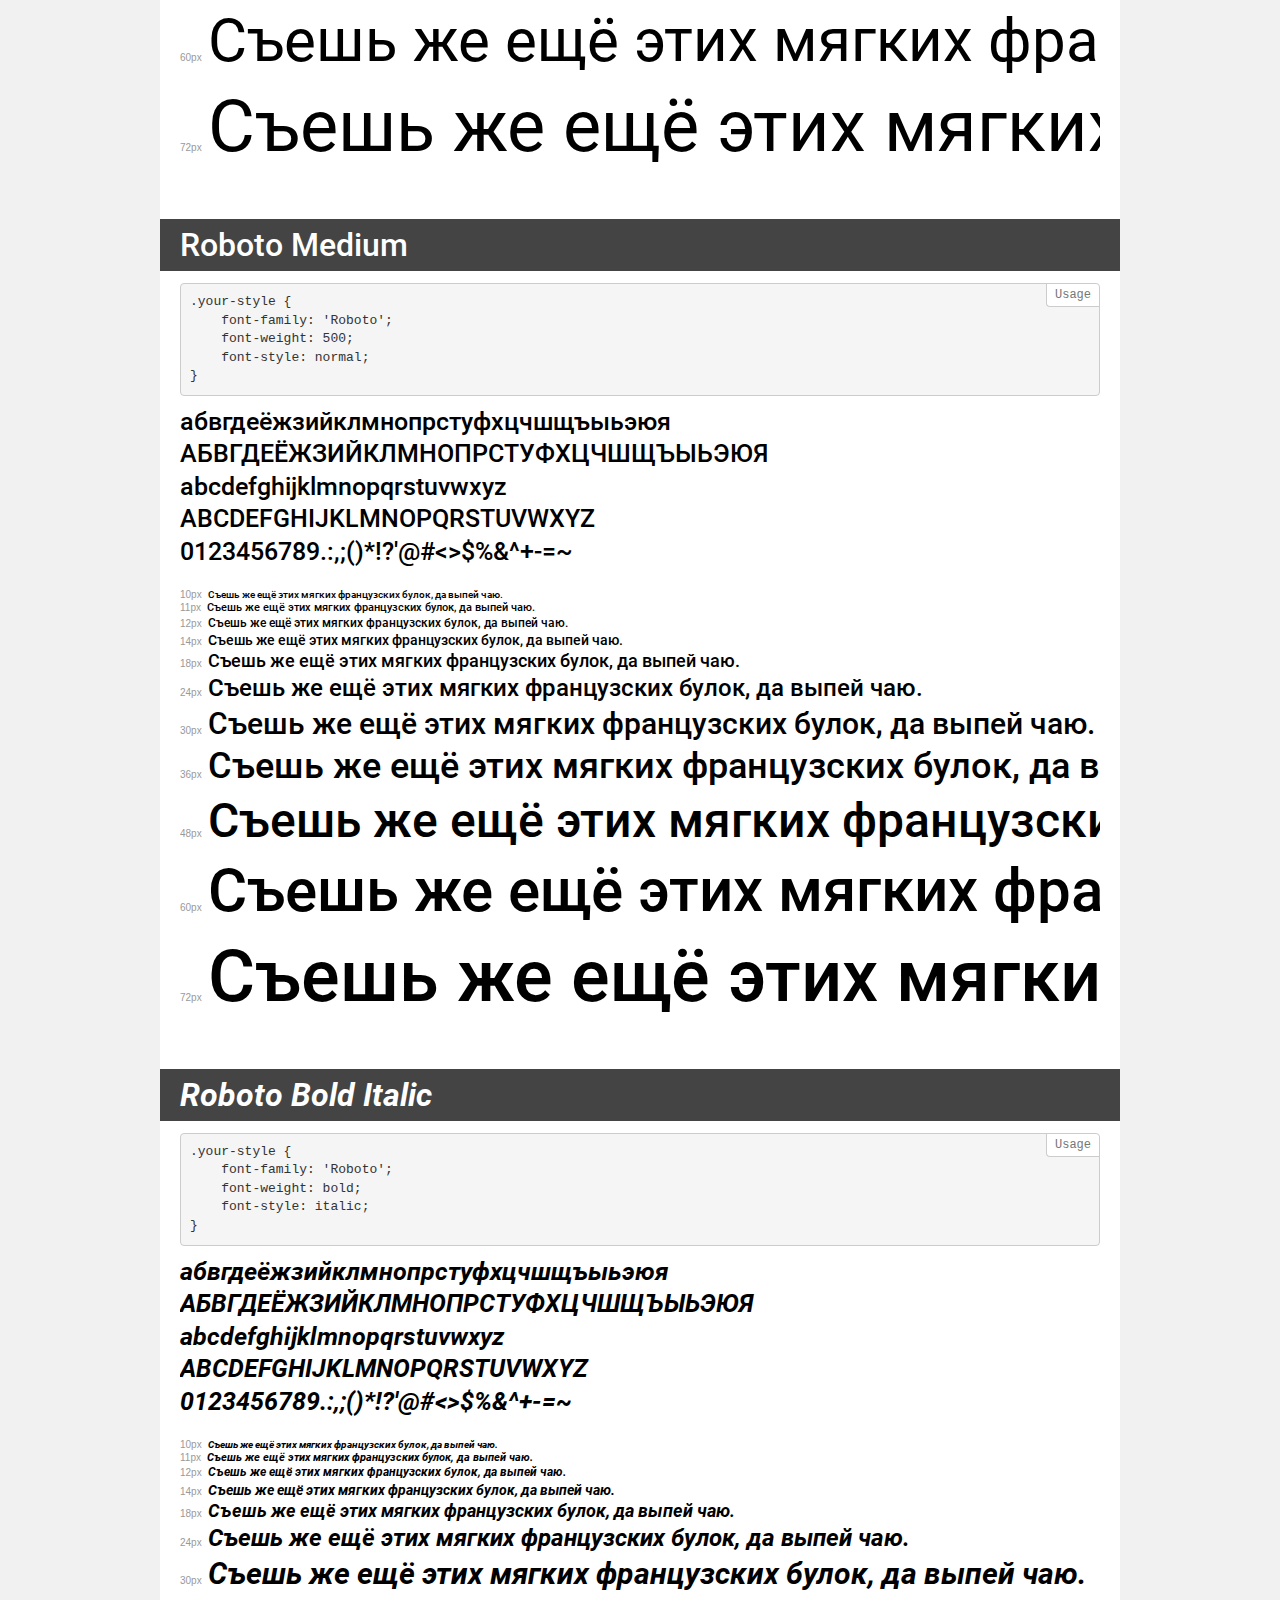
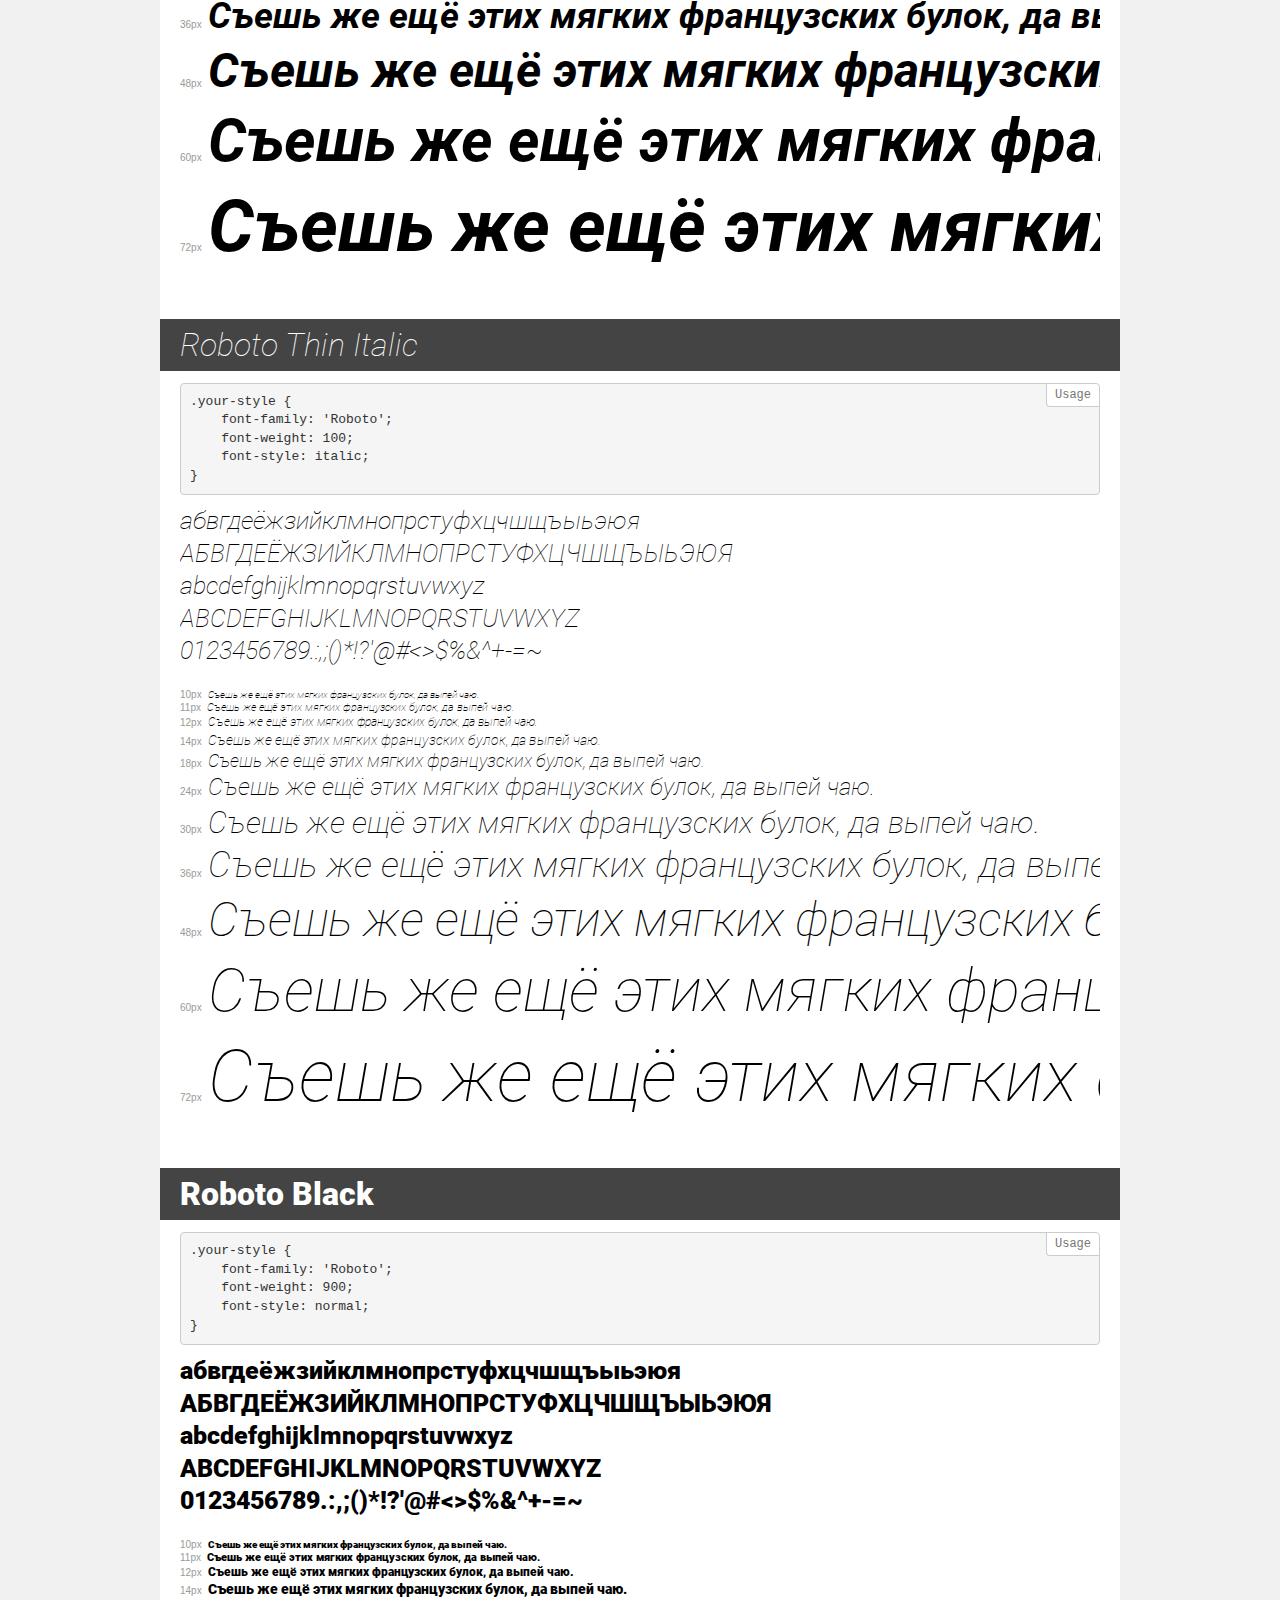
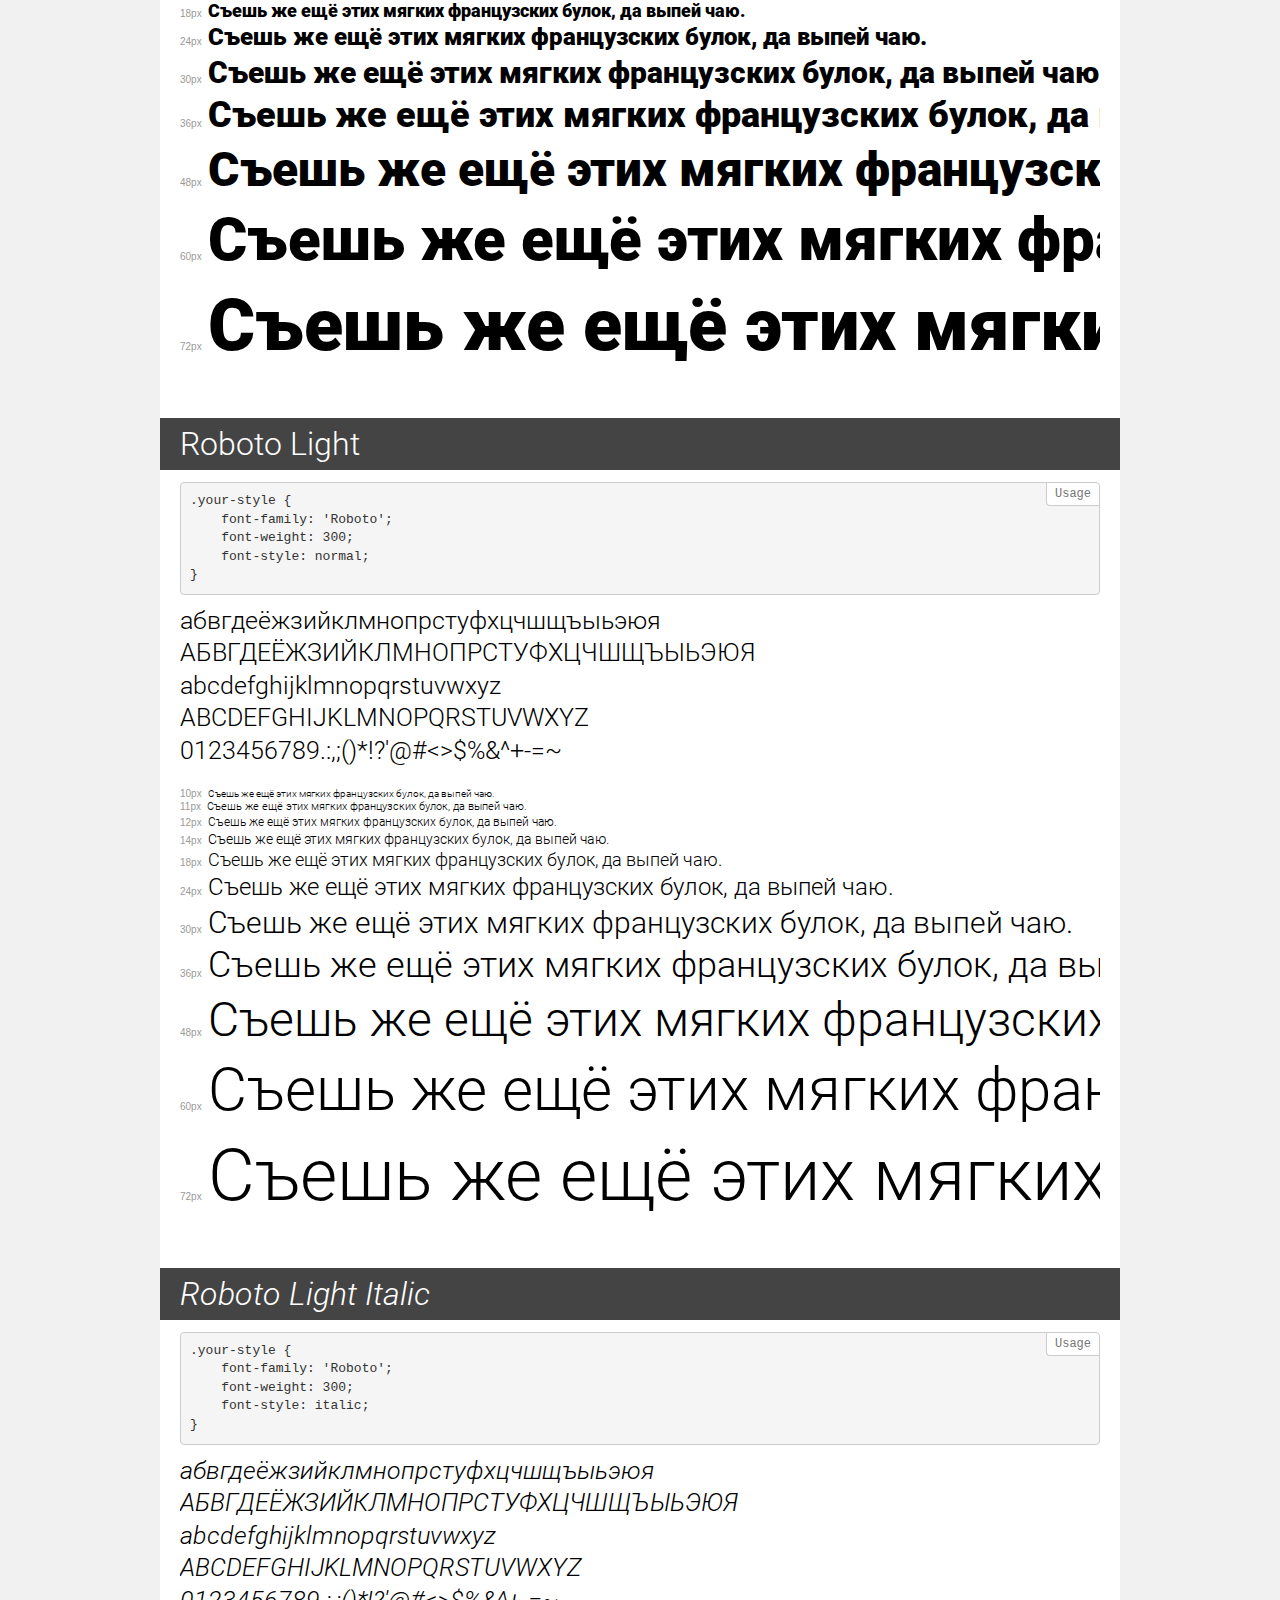
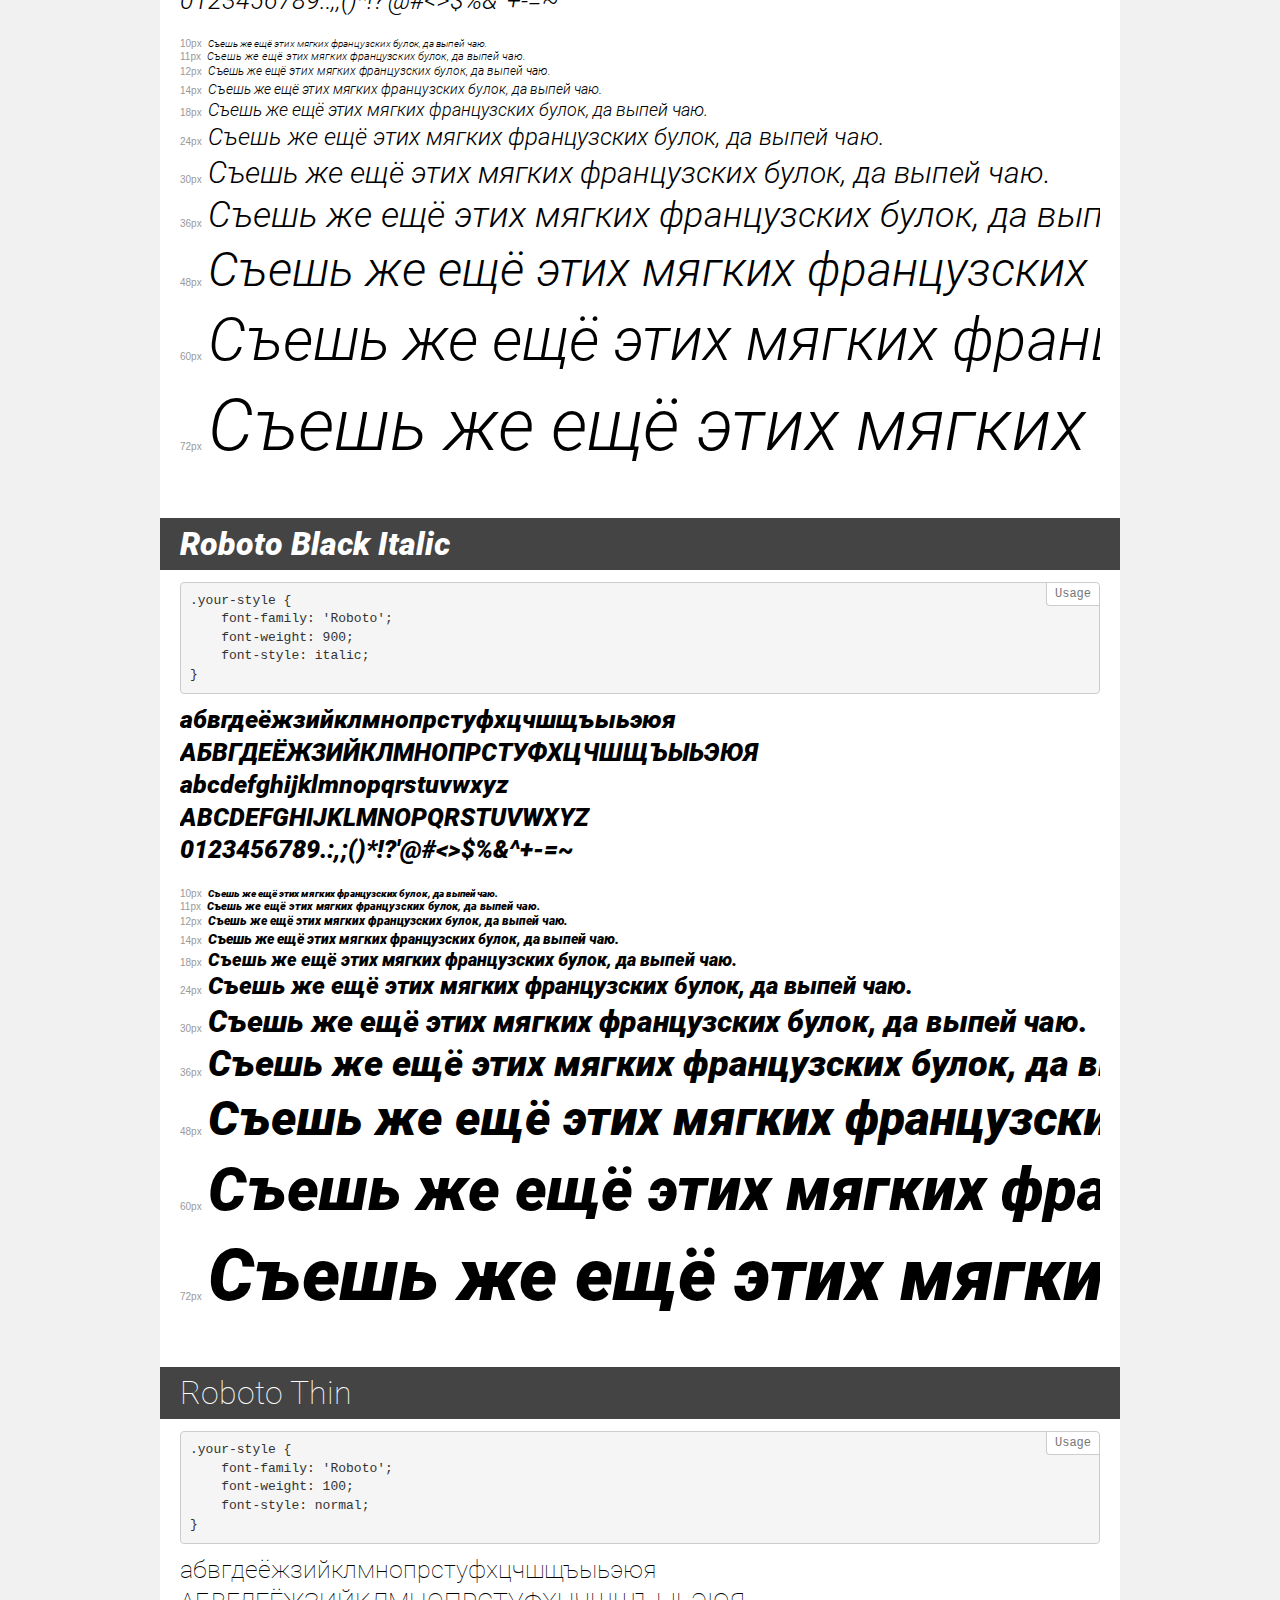
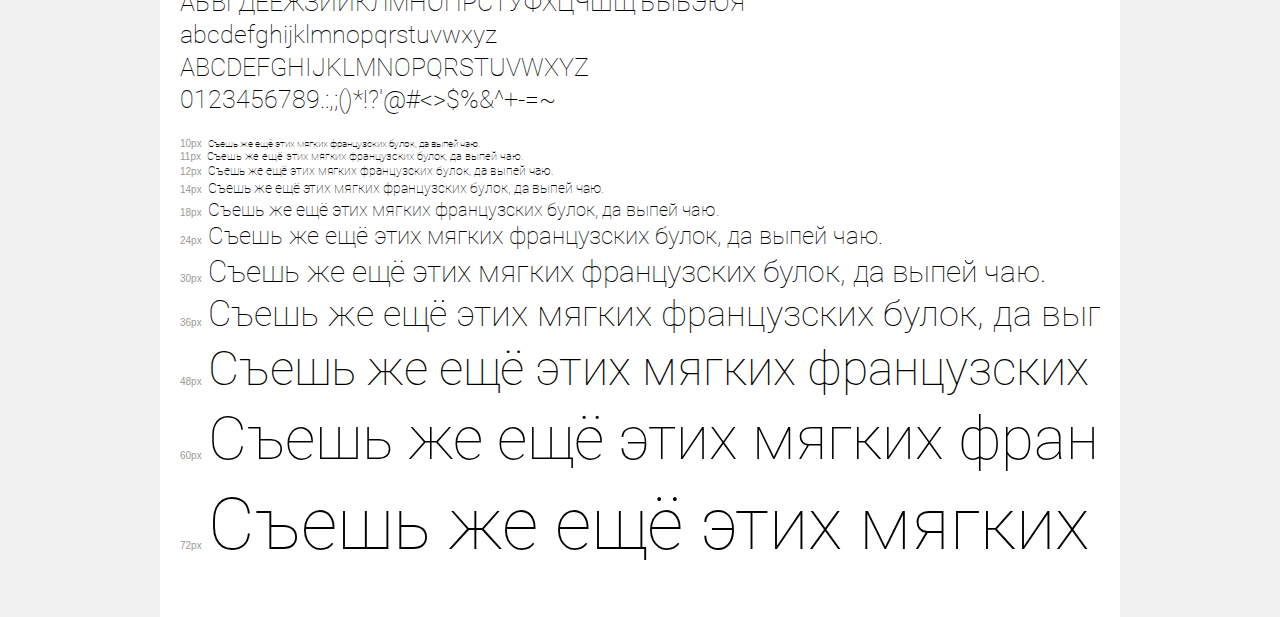
<file: fonts/demo.html>
<!DOCTYPE html>
<html>
<head>
    <meta charset="utf-8">
    <meta http-equiv="X-UA-Compatible" content="IE=edge">
    <meta name="viewport" content="width=device-width, initial-scale=1">
    <meta name="robots" content="noindex, noarchive">
    <title>Transfonter demo</title>
    <link href="stylesheet.css" rel="stylesheet">
    <style>
        /*
        http://meyerweb.com/eric/tools/css/reset/
        v2.0 | 20110126
        License: none (public domain)
        */
        html, body, div, span, applet, object, iframe,
        h1, h2, h3, h4, h5, h6, p, blockquote, pre,
        a, abbr, acronym, address, big, cite, code,
        del, dfn, em, img, ins, kbd, q, s, samp,
        small, strike, strong, sub, sup, tt, var,
        b, u, i, center,
        dl, dt, dd, ol, ul, li,
        fieldset, form, label, legend,
        table, caption, tbody, tfoot, thead, tr, th, td,
        article, aside, canvas, details, embed,
        figure, figcaption, footer, header, hgroup,
        menu, nav, output, ruby, section, summary,
        time, mark, audio, video {
            margin: 0;
            padding: 0;
            border: 0;
            font-size: 100%;
            font: inherit;
            vertical-align: baseline;
        }
        /* HTML5 display-role reset for older browsers */
        article, aside, details, figcaption, figure,
        footer, header, hgroup, menu, nav, section {
            display: block;
        }
        body {
            line-height: 1;
        }
        ol, ul {
            list-style: none;
        }
        blockquote, q {
            quotes: none;
        }
        blockquote:before, blockquote:after,
        q:before, q:after {
            content: '';
            content: none;
        }
        table {
            border-collapse: collapse;
            border-spacing: 0;
        }
        /* common styles */
        body {
            background: #f1f1f1;
            color: #000;
        }
        .page {
            background: #fff;
            width: 920px;
            margin: 0 auto;
            padding: 20px 20px 0 20px;
            overflow: hidden;
        }
        .font-container {
            overflow-x: auto;
            overflow-y: hidden;
            margin-bottom: 40px;
            line-height: 1.3;
            white-space: nowrap;
            padding-bottom: 5px;
        }
        h1 {
            position: relative;
            background: #444;
            font-size: 32px;
            color: #fff;
            padding: 10px 20px;
            margin: 0 -20px 12px -20px;
        }
        .letters {
            font-size: 25px;
            margin-bottom: 20px;
        }
        .s10:before {
            content: '10px';
        }
        .s11:before {
            content: '11px';
        }
        .s12:before {
            content: '12px';
        }
        .s14:before {
            content: '14px';
        }
        .s18:before {
            content: '18px';
        }
        .s24:before {
            content: '24px';
        }
        .s30:before {
            content: '30px';
        }
        .s36:before {
            content: '36px';
        }
        .s48:before {
            content: '48px';
        }
        .s60:before {
            content: '60px';
        }
        .s72:before {
            content: '72px';
        }
        .s10:before, .s11:before, .s12:before, .s14:before,
        .s18:before, .s24:before, .s30:before, .s36:before,
        .s48:before, .s60:before, .s72:before {
            font-family: Arial, sans-serif;
            font-size: 10px;
            font-weight: normal;
            font-style: normal;
            color: #999;
            padding-right: 6px;
        }
        pre {
            display: block;
            position: relative;
            padding: 9px;
            margin: 0 0 10px;
            font-family: Monaco, Menlo, Consolas, "Courier New", monospace !important;
            font-size: 13px;
            line-height: 1.428571429;
            color: #333;
            font-weight: normal !important;
            font-style: normal !important;
            background-color: #f5f5f5;
            border: 1px solid #ccc;
            overflow-x: auto;
            border-radius: 4px;
        }
        pre:after {
            display: block;
            position: absolute;
            right: 0;
            top: 0;
            content: 'Usage';
            line-height: 1;
            padding: 5px 8px;
            font-size: 12px;
            color: #767676;
            background-color: #fff;
            border: 1px solid #ccc;
            border-right: none;
            border-top: none;
            border-radius: 0 4px 0 4px;
            z-index: 10;
        }
        /* responsive */
        @media (max-width: 959px) {
            .page {
                width: auto;
                margin: 0;
            }
        }
    </style>
</head>
<body>
<div class="page">
    <div class="demo" style="font-family: 'Roboto'; font-weight: 500; font-style: italic;">
        <h1>Roboto Medium Italic</h1>
        <pre>.your-style {
    font-family: 'Roboto';
    font-weight: 500;
    font-style: italic;
}</pre>
        <div class="font-container">
            <p class="letters">
                абвгдеёжзийклмнопрстуфхцчшщъыьэюя<br>
АБВГДЕЁЖЗИЙКЛМНОПРСТУФХЦЧШЩЪЫЬЭЮЯ<br>
abcdefghijklmnopqrstuvwxyz<br>
ABCDEFGHIJKLMNOPQRSTUVWXYZ<br>
                0123456789.:,;()*!?'@#<>$%&^+-=~
            </p>
            <p class="s10" style="font-size: 10px;">Съешь же ещё этих мягких французских булок, да выпей чаю.</p>
            <p class="s11" style="font-size: 11px;">Съешь же ещё этих мягких французских булок, да выпей чаю.</p>
            <p class="s12" style="font-size: 12px;">Съешь же ещё этих мягких французских булок, да выпей чаю.</p>
            <p class="s14" style="font-size: 14px;">Съешь же ещё этих мягких французских булок, да выпей чаю.</p>
            <p class="s18" style="font-size: 18px;">Съешь же ещё этих мягких французских булок, да выпей чаю.</p>
            <p class="s24" style="font-size: 24px;">Съешь же ещё этих мягких французских булок, да выпей чаю.</p>
            <p class="s30" style="font-size: 30px;">Съешь же ещё этих мягких французских булок, да выпей чаю.</p>
            <p class="s36" style="font-size: 36px;">Съешь же ещё этих мягких французских булок, да выпей чаю.</p>
            <p class="s48" style="font-size: 48px;">Съешь же ещё этих мягких французских булок, да выпей чаю.</p>
            <p class="s60" style="font-size: 60px;">Съешь же ещё этих мягких французских булок, да выпей чаю.</p>
            <p class="s72" style="font-size: 72px;">Съешь же ещё этих мягких французских булок, да выпей чаю.</p>
        </div>
    </div>
    <div class="demo" style="font-family: 'Roboto'; font-weight: normal; font-style: italic;">
        <h1>Roboto Italic</h1>
        <pre>.your-style {
    font-family: 'Roboto';
    font-weight: normal;
    font-style: italic;
}</pre>
        <div class="font-container">
            <p class="letters">
                абвгдеёжзийклмнопрстуфхцчшщъыьэюя<br>
АБВГДЕЁЖЗИЙКЛМНОПРСТУФХЦЧШЩЪЫЬЭЮЯ<br>
abcdefghijklmnopqrstuvwxyz<br>
ABCDEFGHIJKLMNOPQRSTUVWXYZ<br>
                0123456789.:,;()*!?'@#<>$%&^+-=~
            </p>
            <p class="s10" style="font-size: 10px;">Съешь же ещё этих мягких французских булок, да выпей чаю.</p>
            <p class="s11" style="font-size: 11px;">Съешь же ещё этих мягких французских булок, да выпей чаю.</p>
            <p class="s12" style="font-size: 12px;">Съешь же ещё этих мягких французских булок, да выпей чаю.</p>
            <p class="s14" style="font-size: 14px;">Съешь же ещё этих мягких французских булок, да выпей чаю.</p>
            <p class="s18" style="font-size: 18px;">Съешь же ещё этих мягких французских булок, да выпей чаю.</p>
            <p class="s24" style="font-size: 24px;">Съешь же ещё этих мягких французских булок, да выпей чаю.</p>
            <p class="s30" style="font-size: 30px;">Съешь же ещё этих мягких французских булок, да выпей чаю.</p>
            <p class="s36" style="font-size: 36px;">Съешь же ещё этих мягких французских булок, да выпей чаю.</p>
            <p class="s48" style="font-size: 48px;">Съешь же ещё этих мягких французских булок, да выпей чаю.</p>
            <p class="s60" style="font-size: 60px;">Съешь же ещё этих мягких французских булок, да выпей чаю.</p>
            <p class="s72" style="font-size: 72px;">Съешь же ещё этих мягких французских булок, да выпей чаю.</p>
        </div>
    </div>
    <div class="demo" style="font-family: 'Roboto'; font-weight: bold; font-style: normal;">
        <h1>Roboto Bold</h1>
        <pre>.your-style {
    font-family: 'Roboto';
    font-weight: bold;
    font-style: normal;
}</pre>
        <div class="font-container">
            <p class="letters">
                абвгдеёжзийклмнопрстуфхцчшщъыьэюя<br>
АБВГДЕЁЖЗИЙКЛМНОПРСТУФХЦЧШЩЪЫЬЭЮЯ<br>
abcdefghijklmnopqrstuvwxyz<br>
ABCDEFGHIJKLMNOPQRSTUVWXYZ<br>
                0123456789.:,;()*!?'@#<>$%&^+-=~
            </p>
            <p class="s10" style="font-size: 10px;">Съешь же ещё этих мягких французских булок, да выпей чаю.</p>
            <p class="s11" style="font-size: 11px;">Съешь же ещё этих мягких французских булок, да выпей чаю.</p>
            <p class="s12" style="font-size: 12px;">Съешь же ещё этих мягких французских булок, да выпей чаю.</p>
            <p class="s14" style="font-size: 14px;">Съешь же ещё этих мягких французских булок, да выпей чаю.</p>
            <p class="s18" style="font-size: 18px;">Съешь же ещё этих мягких французских булок, да выпей чаю.</p>
            <p class="s24" style="font-size: 24px;">Съешь же ещё этих мягких французских булок, да выпей чаю.</p>
            <p class="s30" style="font-size: 30px;">Съешь же ещё этих мягких французских булок, да выпей чаю.</p>
            <p class="s36" style="font-size: 36px;">Съешь же ещё этих мягких французских булок, да выпей чаю.</p>
            <p class="s48" style="font-size: 48px;">Съешь же ещё этих мягких французских булок, да выпей чаю.</p>
            <p class="s60" style="font-size: 60px;">Съешь же ещё этих мягких французских булок, да выпей чаю.</p>
            <p class="s72" style="font-size: 72px;">Съешь же ещё этих мягких французских булок, да выпей чаю.</p>
        </div>
    </div>
    <div class="demo" style="font-family: 'Roboto'; font-weight: normal; font-style: normal;">
        <h1>Roboto</h1>
        <pre>.your-style {
    font-family: 'Roboto';
    font-weight: normal;
    font-style: normal;
}</pre>
        <div class="font-container">
            <p class="letters">
                абвгдеёжзийклмнопрстуфхцчшщъыьэюя<br>
АБВГДЕЁЖЗИЙКЛМНОПРСТУФХЦЧШЩЪЫЬЭЮЯ<br>
abcdefghijklmnopqrstuvwxyz<br>
ABCDEFGHIJKLMNOPQRSTUVWXYZ<br>
                0123456789.:,;()*!?'@#<>$%&^+-=~
            </p>
            <p class="s10" style="font-size: 10px;">Съешь же ещё этих мягких французских булок, да выпей чаю.</p>
            <p class="s11" style="font-size: 11px;">Съешь же ещё этих мягких французских булок, да выпей чаю.</p>
            <p class="s12" style="font-size: 12px;">Съешь же ещё этих мягких французских булок, да выпей чаю.</p>
            <p class="s14" style="font-size: 14px;">Съешь же ещё этих мягких французских булок, да выпей чаю.</p>
            <p class="s18" style="font-size: 18px;">Съешь же ещё этих мягких французских булок, да выпей чаю.</p>
            <p class="s24" style="font-size: 24px;">Съешь же ещё этих мягких французских булок, да выпей чаю.</p>
            <p class="s30" style="font-size: 30px;">Съешь же ещё этих мягких французских булок, да выпей чаю.</p>
            <p class="s36" style="font-size: 36px;">Съешь же ещё этих мягких французских булок, да выпей чаю.</p>
            <p class="s48" style="font-size: 48px;">Съешь же ещё этих мягких французских булок, да выпей чаю.</p>
            <p class="s60" style="font-size: 60px;">Съешь же ещё этих мягких французских булок, да выпей чаю.</p>
            <p class="s72" style="font-size: 72px;">Съешь же ещё этих мягких французских булок, да выпей чаю.</p>
        </div>
    </div>
    <div class="demo" style="font-family: 'Roboto'; font-weight: 500; font-style: normal;">
        <h1>Roboto Medium</h1>
        <pre>.your-style {
    font-family: 'Roboto';
    font-weight: 500;
    font-style: normal;
}</pre>
        <div class="font-container">
            <p class="letters">
                абвгдеёжзийклмнопрстуфхцчшщъыьэюя<br>
АБВГДЕЁЖЗИЙКЛМНОПРСТУФХЦЧШЩЪЫЬЭЮЯ<br>
abcdefghijklmnopqrstuvwxyz<br>
ABCDEFGHIJKLMNOPQRSTUVWXYZ<br>
                0123456789.:,;()*!?'@#<>$%&^+-=~
            </p>
            <p class="s10" style="font-size: 10px;">Съешь же ещё этих мягких французских булок, да выпей чаю.</p>
            <p class="s11" style="font-size: 11px;">Съешь же ещё этих мягких французских булок, да выпей чаю.</p>
            <p class="s12" style="font-size: 12px;">Съешь же ещё этих мягких французских булок, да выпей чаю.</p>
            <p class="s14" style="font-size: 14px;">Съешь же ещё этих мягких французских булок, да выпей чаю.</p>
            <p class="s18" style="font-size: 18px;">Съешь же ещё этих мягких французских булок, да выпей чаю.</p>
            <p class="s24" style="font-size: 24px;">Съешь же ещё этих мягких французских булок, да выпей чаю.</p>
            <p class="s30" style="font-size: 30px;">Съешь же ещё этих мягких французских булок, да выпей чаю.</p>
            <p class="s36" style="font-size: 36px;">Съешь же ещё этих мягких французских булок, да выпей чаю.</p>
            <p class="s48" style="font-size: 48px;">Съешь же ещё этих мягких французских булок, да выпей чаю.</p>
            <p class="s60" style="font-size: 60px;">Съешь же ещё этих мягких французских булок, да выпей чаю.</p>
            <p class="s72" style="font-size: 72px;">Съешь же ещё этих мягких французских булок, да выпей чаю.</p>
        </div>
    </div>
    <div class="demo" style="font-family: 'Roboto'; font-weight: bold; font-style: italic;">
        <h1>Roboto Bold Italic</h1>
        <pre>.your-style {
    font-family: 'Roboto';
    font-weight: bold;
    font-style: italic;
}</pre>
        <div class="font-container">
            <p class="letters">
                абвгдеёжзийклмнопрстуфхцчшщъыьэюя<br>
АБВГДЕЁЖЗИЙКЛМНОПРСТУФХЦЧШЩЪЫЬЭЮЯ<br>
abcdefghijklmnopqrstuvwxyz<br>
ABCDEFGHIJKLMNOPQRSTUVWXYZ<br>
                0123456789.:,;()*!?'@#<>$%&^+-=~
            </p>
            <p class="s10" style="font-size: 10px;">Съешь же ещё этих мягких французских булок, да выпей чаю.</p>
            <p class="s11" style="font-size: 11px;">Съешь же ещё этих мягких французских булок, да выпей чаю.</p>
            <p class="s12" style="font-size: 12px;">Съешь же ещё этих мягких французских булок, да выпей чаю.</p>
            <p class="s14" style="font-size: 14px;">Съешь же ещё этих мягких французских булок, да выпей чаю.</p>
            <p class="s18" style="font-size: 18px;">Съешь же ещё этих мягких французских булок, да выпей чаю.</p>
            <p class="s24" style="font-size: 24px;">Съешь же ещё этих мягких французских булок, да выпей чаю.</p>
            <p class="s30" style="font-size: 30px;">Съешь же ещё этих мягких французских булок, да выпей чаю.</p>
            <p class="s36" style="font-size: 36px;">Съешь же ещё этих мягких французских булок, да выпей чаю.</p>
            <p class="s48" style="font-size: 48px;">Съешь же ещё этих мягких французских булок, да выпей чаю.</p>
            <p class="s60" style="font-size: 60px;">Съешь же ещё этих мягких французских булок, да выпей чаю.</p>
            <p class="s72" style="font-size: 72px;">Съешь же ещё этих мягких французских булок, да выпей чаю.</p>
        </div>
    </div>
    <div class="demo" style="font-family: 'Roboto'; font-weight: 100; font-style: italic;">
        <h1>Roboto Thin Italic</h1>
        <pre>.your-style {
    font-family: 'Roboto';
    font-weight: 100;
    font-style: italic;
}</pre>
        <div class="font-container">
            <p class="letters">
                абвгдеёжзийклмнопрстуфхцчшщъыьэюя<br>
АБВГДЕЁЖЗИЙКЛМНОПРСТУФХЦЧШЩЪЫЬЭЮЯ<br>
abcdefghijklmnopqrstuvwxyz<br>
ABCDEFGHIJKLMNOPQRSTUVWXYZ<br>
                0123456789.:,;()*!?'@#<>$%&^+-=~
            </p>
            <p class="s10" style="font-size: 10px;">Съешь же ещё этих мягких французских булок, да выпей чаю.</p>
            <p class="s11" style="font-size: 11px;">Съешь же ещё этих мягких французских булок, да выпей чаю.</p>
            <p class="s12" style="font-size: 12px;">Съешь же ещё этих мягких французских булок, да выпей чаю.</p>
            <p class="s14" style="font-size: 14px;">Съешь же ещё этих мягких французских булок, да выпей чаю.</p>
            <p class="s18" style="font-size: 18px;">Съешь же ещё этих мягких французских булок, да выпей чаю.</p>
            <p class="s24" style="font-size: 24px;">Съешь же ещё этих мягких французских булок, да выпей чаю.</p>
            <p class="s30" style="font-size: 30px;">Съешь же ещё этих мягких французских булок, да выпей чаю.</p>
            <p class="s36" style="font-size: 36px;">Съешь же ещё этих мягких французских булок, да выпей чаю.</p>
            <p class="s48" style="font-size: 48px;">Съешь же ещё этих мягких французских булок, да выпей чаю.</p>
            <p class="s60" style="font-size: 60px;">Съешь же ещё этих мягких французских булок, да выпей чаю.</p>
            <p class="s72" style="font-size: 72px;">Съешь же ещё этих мягких французских булок, да выпей чаю.</p>
        </div>
    </div>
    <div class="demo" style="font-family: 'Roboto'; font-weight: 900; font-style: normal;">
        <h1>Roboto Black</h1>
        <pre>.your-style {
    font-family: 'Roboto';
    font-weight: 900;
    font-style: normal;
}</pre>
        <div class="font-container">
            <p class="letters">
                абвгдеёжзийклмнопрстуфхцчшщъыьэюя<br>
АБВГДЕЁЖЗИЙКЛМНОПРСТУФХЦЧШЩЪЫЬЭЮЯ<br>
abcdefghijklmnopqrstuvwxyz<br>
ABCDEFGHIJKLMNOPQRSTUVWXYZ<br>
                0123456789.:,;()*!?'@#<>$%&^+-=~
            </p>
            <p class="s10" style="font-size: 10px;">Съешь же ещё этих мягких французских булок, да выпей чаю.</p>
            <p class="s11" style="font-size: 11px;">Съешь же ещё этих мягких французских булок, да выпей чаю.</p>
            <p class="s12" style="font-size: 12px;">Съешь же ещё этих мягких французских булок, да выпей чаю.</p>
            <p class="s14" style="font-size: 14px;">Съешь же ещё этих мягких французских булок, да выпей чаю.</p>
            <p class="s18" style="font-size: 18px;">Съешь же ещё этих мягких французских булок, да выпей чаю.</p>
            <p class="s24" style="font-size: 24px;">Съешь же ещё этих мягких французских булок, да выпей чаю.</p>
            <p class="s30" style="font-size: 30px;">Съешь же ещё этих мягких французских булок, да выпей чаю.</p>
            <p class="s36" style="font-size: 36px;">Съешь же ещё этих мягких французских булок, да выпей чаю.</p>
            <p class="s48" style="font-size: 48px;">Съешь же ещё этих мягких французских булок, да выпей чаю.</p>
            <p class="s60" style="font-size: 60px;">Съешь же ещё этих мягких французских булок, да выпей чаю.</p>
            <p class="s72" style="font-size: 72px;">Съешь же ещё этих мягких французских булок, да выпей чаю.</p>
        </div>
    </div>
    <div class="demo" style="font-family: 'Roboto'; font-weight: 300; font-style: normal;">
        <h1>Roboto Light</h1>
        <pre>.your-style {
    font-family: 'Roboto';
    font-weight: 300;
    font-style: normal;
}</pre>
        <div class="font-container">
            <p class="letters">
                абвгдеёжзийклмнопрстуфхцчшщъыьэюя<br>
АБВГДЕЁЖЗИЙКЛМНОПРСТУФХЦЧШЩЪЫЬЭЮЯ<br>
abcdefghijklmnopqrstuvwxyz<br>
ABCDEFGHIJKLMNOPQRSTUVWXYZ<br>
                0123456789.:,;()*!?'@#<>$%&^+-=~
            </p>
            <p class="s10" style="font-size: 10px;">Съешь же ещё этих мягких французских булок, да выпей чаю.</p>
            <p class="s11" style="font-size: 11px;">Съешь же ещё этих мягких французских булок, да выпей чаю.</p>
            <p class="s12" style="font-size: 12px;">Съешь же ещё этих мягких французских булок, да выпей чаю.</p>
            <p class="s14" style="font-size: 14px;">Съешь же ещё этих мягких французских булок, да выпей чаю.</p>
            <p class="s18" style="font-size: 18px;">Съешь же ещё этих мягких французских булок, да выпей чаю.</p>
            <p class="s24" style="font-size: 24px;">Съешь же ещё этих мягких французских булок, да выпей чаю.</p>
            <p class="s30" style="font-size: 30px;">Съешь же ещё этих мягких французских булок, да выпей чаю.</p>
            <p class="s36" style="font-size: 36px;">Съешь же ещё этих мягких французских булок, да выпей чаю.</p>
            <p class="s48" style="font-size: 48px;">Съешь же ещё этих мягких французских булок, да выпей чаю.</p>
            <p class="s60" style="font-size: 60px;">Съешь же ещё этих мягких французских булок, да выпей чаю.</p>
            <p class="s72" style="font-size: 72px;">Съешь же ещё этих мягких французских булок, да выпей чаю.</p>
        </div>
    </div>
    <div class="demo" style="font-family: 'Roboto'; font-weight: 300; font-style: italic;">
        <h1>Roboto Light Italic</h1>
        <pre>.your-style {
    font-family: 'Roboto';
    font-weight: 300;
    font-style: italic;
}</pre>
        <div class="font-container">
            <p class="letters">
                абвгдеёжзийклмнопрстуфхцчшщъыьэюя<br>
АБВГДЕЁЖЗИЙКЛМНОПРСТУФХЦЧШЩЪЫЬЭЮЯ<br>
abcdefghijklmnopqrstuvwxyz<br>
ABCDEFGHIJKLMNOPQRSTUVWXYZ<br>
                0123456789.:,;()*!?'@#<>$%&^+-=~
            </p>
            <p class="s10" style="font-size: 10px;">Съешь же ещё этих мягких французских булок, да выпей чаю.</p>
            <p class="s11" style="font-size: 11px;">Съешь же ещё этих мягких французских булок, да выпей чаю.</p>
            <p class="s12" style="font-size: 12px;">Съешь же ещё этих мягких французских булок, да выпей чаю.</p>
            <p class="s14" style="font-size: 14px;">Съешь же ещё этих мягких французских булок, да выпей чаю.</p>
            <p class="s18" style="font-size: 18px;">Съешь же ещё этих мягких французских булок, да выпей чаю.</p>
            <p class="s24" style="font-size: 24px;">Съешь же ещё этих мягких французских булок, да выпей чаю.</p>
            <p class="s30" style="font-size: 30px;">Съешь же ещё этих мягких французских булок, да выпей чаю.</p>
            <p class="s36" style="font-size: 36px;">Съешь же ещё этих мягких французских булок, да выпей чаю.</p>
            <p class="s48" style="font-size: 48px;">Съешь же ещё этих мягких французских булок, да выпей чаю.</p>
            <p class="s60" style="font-size: 60px;">Съешь же ещё этих мягких французских булок, да выпей чаю.</p>
            <p class="s72" style="font-size: 72px;">Съешь же ещё этих мягких французских булок, да выпей чаю.</p>
        </div>
    </div>
    <div class="demo" style="font-family: 'Roboto'; font-weight: 900; font-style: italic;">
        <h1>Roboto Black Italic</h1>
        <pre>.your-style {
    font-family: 'Roboto';
    font-weight: 900;
    font-style: italic;
}</pre>
        <div class="font-container">
            <p class="letters">
                абвгдеёжзийклмнопрстуфхцчшщъыьэюя<br>
АБВГДЕЁЖЗИЙКЛМНОПРСТУФХЦЧШЩЪЫЬЭЮЯ<br>
abcdefghijklmnopqrstuvwxyz<br>
ABCDEFGHIJKLMNOPQRSTUVWXYZ<br>
                0123456789.:,;()*!?'@#<>$%&^+-=~
            </p>
            <p class="s10" style="font-size: 10px;">Съешь же ещё этих мягких французских булок, да выпей чаю.</p>
            <p class="s11" style="font-size: 11px;">Съешь же ещё этих мягких французских булок, да выпей чаю.</p>
            <p class="s12" style="font-size: 12px;">Съешь же ещё этих мягких французских булок, да выпей чаю.</p>
            <p class="s14" style="font-size: 14px;">Съешь же ещё этих мягких французских булок, да выпей чаю.</p>
            <p class="s18" style="font-size: 18px;">Съешь же ещё этих мягких французских булок, да выпей чаю.</p>
            <p class="s24" style="font-size: 24px;">Съешь же ещё этих мягких французских булок, да выпей чаю.</p>
            <p class="s30" style="font-size: 30px;">Съешь же ещё этих мягких французских булок, да выпей чаю.</p>
            <p class="s36" style="font-size: 36px;">Съешь же ещё этих мягких французских булок, да выпей чаю.</p>
            <p class="s48" style="font-size: 48px;">Съешь же ещё этих мягких французских булок, да выпей чаю.</p>
            <p class="s60" style="font-size: 60px;">Съешь же ещё этих мягких французских булок, да выпей чаю.</p>
            <p class="s72" style="font-size: 72px;">Съешь же ещё этих мягких французских булок, да выпей чаю.</p>
        </div>
    </div>
    <div class="demo" style="font-family: 'Roboto'; font-weight: 100; font-style: normal;">
        <h1>Roboto Thin</h1>
        <pre>.your-style {
    font-family: 'Roboto';
    font-weight: 100;
    font-style: normal;
}</pre>
        <div class="font-container">
            <p class="letters">
                абвгдеёжзийклмнопрстуфхцчшщъыьэюя<br>
АБВГДЕЁЖЗИЙКЛМНОПРСТУФХЦЧШЩЪЫЬЭЮЯ<br>
abcdefghijklmnopqrstuvwxyz<br>
ABCDEFGHIJKLMNOPQRSTUVWXYZ<br>
                0123456789.:,;()*!?'@#<>$%&^+-=~
            </p>
            <p class="s10" style="font-size: 10px;">Съешь же ещё этих мягких французских булок, да выпей чаю.</p>
            <p class="s11" style="font-size: 11px;">Съешь же ещё этих мягких французских булок, да выпей чаю.</p>
            <p class="s12" style="font-size: 12px;">Съешь же ещё этих мягких французских булок, да выпей чаю.</p>
            <p class="s14" style="font-size: 14px;">Съешь же ещё этих мягких французских булок, да выпей чаю.</p>
            <p class="s18" style="font-size: 18px;">Съешь же ещё этих мягких французских булок, да выпей чаю.</p>
            <p class="s24" style="font-size: 24px;">Съешь же ещё этих мягких французских булок, да выпей чаю.</p>
            <p class="s30" style="font-size: 30px;">Съешь же ещё этих мягких французских булок, да выпей чаю.</p>
            <p class="s36" style="font-size: 36px;">Съешь же ещё этих мягких французских булок, да выпей чаю.</p>
            <p class="s48" style="font-size: 48px;">Съешь же ещё этих мягких французских булок, да выпей чаю.</p>
            <p class="s60" style="font-size: 60px;">Съешь же ещё этих мягких французских булок, да выпей чаю.</p>
            <p class="s72" style="font-size: 72px;">Съешь же ещё этих мягких французских булок, да выпей чаю.</p>
        </div>
    </div>
</div>
</body>
</html>
</file>
<file: style.css>
@font-face {
    font-family: 'Roboto';
    src: url('fonts/Roboto-MediumItalic.eot');
    src: local('Roboto Medium Italic'), local('Roboto-MediumItalic'),
        url('fonts/Roboto-MediumItalic.eot?#iefix') format('embedded-opentype'),
        url('fonts/Roboto-MediumItalic.woff') format('woff'),
        url('fonts/Roboto-MediumItalic.ttf') format('truetype');
    font-weight: 500;
    font-style: italic;
}

@font-face {
    font-family: 'Roboto';
    src: url('fonts/Roboto-Italic.eot');
    src: local('Roboto Italic'), local('Roboto-Italic'),
        url('fonts/Roboto-Italic.eot?#iefix') format('embedded-opentype'),
        url('fonts/Roboto-Italic.woff') format('woff'),
        url('fonts/Roboto-Italic.ttf') format('truetype');
    font-weight: normal;
    font-style: italic;
}

@font-face {
    font-family: 'Roboto';
    src: url('fonts/Roboto-Bold.eot');
    src: local('Roboto Bold'), local('Roboto-Bold'),
        url('fonts/Roboto-Bold.eot?#iefix') format('embedded-opentype'),
        url('fonts/Roboto-Bold.woff') format('woff'),
        url('fonts/Roboto-Bold.ttf') format('truetype');
    font-weight: bold;
    font-style: normal;
}

@font-face {
    font-family: 'Roboto';
    src: url('fonts/Roboto-Regular.eot');
    src: local('Roboto'), local('Roboto-Regular'),
        url('fonts/Roboto-Regular.eot?#iefix') format('embedded-opentype'),
        url('fonts/Roboto-Regular.woff') format('woff'),
        url('fonts/Roboto-Regular.ttf') format('truetype');
    font-weight: normal;
    font-style: normal;
}

@font-face {
    font-family: 'Roboto';
    src: url('fonts/Roboto-Medium.eot');
    src: local('Roboto Medium'), local('Roboto-Medium'),
        url('fonts/Roboto-Medium.eot?#iefix') format('embedded-opentype'),
        url('fonts/Roboto-Medium.woff') format('woff'),
        url('fonts/Roboto-Medium.ttf') format('truetype');
    font-weight: 500;
    font-style: normal;
}

@font-face {
    font-family: 'Roboto';
    src: url('fonts/Roboto-BoldItalic.eot');
    src: local('Roboto Bold Italic'), local('Roboto-BoldItalic'),
        url('fonts/Roboto-BoldItalic.eot?#iefix') format('embedded-opentype'),
        url('fonts/Roboto-BoldItalic.woff') format('woff'),
        url('fonts/Roboto-BoldItalic.ttf') format('truetype');
    font-weight: bold;
    font-style: italic;
}

@font-face {
    font-family: 'Roboto';
    src: url('fonts/Roboto-ThinItalic.eot');
    src: local('Roboto Thin Italic'), local('Roboto-ThinItalic'),
        url('fonts/Roboto-ThinItalic.eot?#iefix') format('embedded-opentype'),
        url('fonts/Roboto-ThinItalic.woff') format('woff'),
        url('fonts/Roboto-ThinItalic.ttf') format('truetype');
    font-weight: 100;
    font-style: italic;
}

@font-face {
    font-family: 'Roboto';
    src: url('fonts/Roboto-Black.eot');
    src: local('Roboto Black'), local('Roboto-Black'),
        url('fonts/Roboto-Black.eot?#iefix') format('embedded-opentype'),
        url('fonts/Roboto-Black.woff') format('woff'),
        url('fonts/Roboto-Black.ttf') format('truetype');
    font-weight: 900;
    font-style: normal;
}

@font-face {
    font-family: 'Roboto';
    src: url('fonts/Roboto-Light.eot');
    src: local('Roboto Light'), local('Roboto-Light'),
        url('fonts/Roboto-Light.eot?#iefix') format('embedded-opentype'),
        url('fonts/Roboto-Light.woff') format('woff'),
        url('fonts/Roboto-Light.ttf') format('truetype');
    font-weight: 300;
    font-style: normal;
}

@font-face {
    font-family: 'Roboto';
    src: url('fonts/Roboto-LightItalic.eot');
    src: local('Roboto Light Italic'), local('Roboto-LightItalic'),
        url('fonts/Roboto-LightItalic.eot?#iefix') format('embedded-opentype'),
        url('fonts/Roboto-LightItalic.woff') format('woff'),
        url('fonts/Roboto-LightItalic.ttf') format('truetype');
    font-weight: 300;
    font-style: italic;
}

@font-face {
    font-family: 'Roboto';
    src: url('fonts/Roboto-BlackItalic.eot');
    src: local('Roboto Black Italic'), local('Roboto-BlackItalic'),
        url('fonts/Roboto-BlackItalic.eot?#iefix') format('embedded-opentype'),
        url('fonts/Roboto-BlackItalic.woff') format('woff'),
        url('fonts/Roboto-BlackItalic.ttf') format('truetype');
    font-weight: 900;
    font-style: italic;
}

@font-face {
    font-family: 'Roboto';
    src: url('fonts/Roboto-Thin.eot');
    src: local('Roboto Thin'), local('Roboto-Thin'),
        url('fonts/Roboto-Thin.eot?#iefix') format('embedded-opentype'),
        url('fonts/Roboto-Thin.woff') format('woff'),
        url('fonts/Roboto-Thin.ttf') format('truetype');
    font-weight: 100;
    font-style: normal;
}

html {
    box-sizing: border-box;
    overflow-x: hidden;
}


html,
body {
    padding: 0px;
    margin: 0px;
    font-family: 'Roboto';
}

html *,
html ::after,
html ::before {
    box-sizing: inherit
}

h1,
h2,
h3,
h4,
h5,
h6,
h7 {
    padding: 0px;
    margin: 0px;
}

img {
    max-width: 100%;
    height: auto;
}

section {
    padding-top: 70px;
    padding-top: 71px;
}

.container {
    position: relative;

    max-width: 1200px;
    margin: auto;
}

.fz-13 {
    font-size: 13px;
}

.fz-10 {
    font-size: 10px;
    line-height: 12px;
}

.fz-15 {
    font-size: 15px;
    line-height: 18px;
}

.fz-16 {
    font-size: 16px;
    line-height: 20px;
}

.fw-500 {
    font-weight: 500;
}

.fw-700 {
    font-weight: 700;
}

.pt-0 {
    padding-top: 0px;
}

.ta-center {
    text-align: center;
}

.color-blue {
    color: #0066CC;
}

.visually-hidden {
    position: absolute;
    width: 1px;
    height: 1px;
    margin: -1px;
    border: 0;
    padding: 0;
    white-space: nowrap;
    clip-path: inset(100%);
    clip: rect(0 0 0 0);
    overflow: hidden;
}

.stylised-scrollbar {
    scrollbar-width: auto;
    scrollbar-color: #e0e0e0 #0066CC;
}

/* Chrome, Edge, and Safari */
.stylised-scrollbar::-webkit-scrollbar {
    width: 4px;
    height: 4px;
}

.stylised-scrollbar::-webkit-scrollbar-track {
    background: rgb(206, 206, 206);
}

.stylised-scrollbar::-webkit-scrollbar-thumb {
    background-color: #0066CC;
    border-radius: 4px;
}


.phone-mask {
    -webkit-mask: url("data:image/svg+xml,%3Csvg width='19' height='18' viewBox='0 0 19 18' xmlns='http://www.w3.org/2000/svg'%3E%3Cpath d='M13.5043 11.9535C13.3371 11.7858 13.1385 11.6527 12.9198 11.5619C12.7011 11.4711 12.4666 11.4243 12.2298 11.4243C11.993 11.4243 11.7585 11.4711 11.5398 11.5619C11.321 11.6527 11.1224 11.7858 10.9552 11.9535L10.0856 12.8232C9.10638 12.2018 8.19917 11.4736 7.38059 10.652C6.55904 9.83344 5.83086 8.92623 5.2094 7.94704L6.07908 7.07737C6.24682 6.9102 6.37992 6.71157 6.47073 6.49286C6.56155 6.27415 6.6083 6.03966 6.6083 5.80284C6.6083 5.56603 6.56155 5.33154 6.47073 5.11283C6.37992 4.89412 6.24682 4.69549 6.07908 4.52832L4.38171 2.83696C4.21691 2.66866 4.01995 2.5352 3.80255 2.44453C3.58515 2.35386 3.35174 2.30782 3.11619 2.30915C2.87897 2.30857 2.64397 2.35491 2.42472 2.44549C2.20547 2.53607 2.0063 2.66911 1.83867 2.83696L1.02297 3.64665C0.63418 4.06468 0.344009 4.56452 0.173789 5.10943C0.0035691 5.65434 -0.0423728 6.23047 0.0393405 6.79547C0.231269 9.04463 1.70672 11.7496 3.97986 14.0288C6.25301 16.3079 8.98799 17.7774 11.2371 17.9933C11.405 18.0022 11.5731 18.0022 11.741 17.9933C12.2251 18.0136 12.7084 17.9371 13.1626 17.7682C13.6168 17.5993 14.0327 17.3414 14.386 17.0096L15.1957 16.1939C15.3635 16.0263 15.4965 15.8271 15.5871 15.6079C15.6777 15.3886 15.724 15.1537 15.7235 14.9164C15.7248 14.6809 15.6788 14.4475 15.5881 14.2301C15.4974 14.0127 15.364 13.8157 15.1957 13.6509L13.5043 11.9535Z'/%3E%3Cpath d='M15.3936 2.63303C14.5601 1.79633 13.5691 1.1329 12.478 0.680992C11.3868 0.229087 10.217 -0.0023521 9.03597 1.80211e-05C8.8769 1.80211e-05 8.72435 0.0632084 8.61187 0.175688C8.49939 0.288168 8.4362 0.440723 8.4362 0.599793C8.4362 0.758863 8.49939 0.911419 8.61187 1.0239C8.72435 1.13638 8.8769 1.19957 9.03597 1.19957C10.0655 1.19953 11.0848 1.40337 12.0351 1.79933C12.9854 2.19529 13.8479 2.77553 14.5728 3.50656C15.2977 4.23758 15.8706 5.10493 16.2586 6.05854C16.6465 7.01216 16.8418 8.03316 16.833 9.06262C16.833 9.22169 16.8962 9.37425 17.0087 9.48673C17.1212 9.59921 17.2738 9.6624 17.4328 9.6624C17.5919 9.6624 17.7444 9.59921 17.8569 9.48673C17.9694 9.37425 18.0326 9.22169 18.0326 9.06262C18.0441 7.86903 17.8165 6.68522 17.3633 5.58096C16.91 4.47671 16.2403 3.47437 15.3936 2.63303Z' /%3E%3Cpath d='M11.9809 6.06375C12.3212 6.40207 12.5905 6.80506 12.7728 7.24901C12.9551 7.69295 13.0468 8.16888 13.0425 8.64878C13.0425 8.80785 13.1056 8.9604 13.2181 9.07288C13.3306 9.18536 13.4832 9.24855 13.6422 9.24855C13.8013 9.24855 13.9539 9.18536 14.0663 9.07288C14.1788 8.9604 14.242 8.80785 14.242 8.64878C14.2499 8.01364 14.1317 7.38325 13.8941 6.79416C13.6565 6.20508 13.3044 5.66902 12.858 5.2171C12.4117 4.76517 11.8801 4.40637 11.294 4.16149C10.7079 3.91662 10.079 3.79055 9.44382 3.7906C9.28475 3.7906 9.13219 3.85379 9.01972 3.96627C8.90724 4.07875 8.84405 4.2313 8.84405 4.39037C8.84405 4.54944 8.90724 4.702 9.01972 4.81448C9.13219 4.92696 9.28475 4.99015 9.44382 4.99015C9.91649 4.99371 10.3838 5.09036 10.8191 5.27457C11.2544 5.45878 11.6492 5.72694 11.9809 6.06375Z'/%3E%3C/svg%3E%0A");
    mask: url("data:image/svg+xml,%3Csvg width='19' height='18' viewBox='0 0 19 18' xmlns='http://www.w3.org/2000/svg'%3E%3Cpath d='M13.5043 11.9535C13.3371 11.7858 13.1385 11.6527 12.9198 11.5619C12.7011 11.4711 12.4666 11.4243 12.2298 11.4243C11.993 11.4243 11.7585 11.4711 11.5398 11.5619C11.321 11.6527 11.1224 11.7858 10.9552 11.9535L10.0856 12.8232C9.10638 12.2018 8.19917 11.4736 7.38059 10.652C6.55904 9.83344 5.83086 8.92623 5.2094 7.94704L6.07908 7.07737C6.24682 6.9102 6.37992 6.71157 6.47073 6.49286C6.56155 6.27415 6.6083 6.03966 6.6083 5.80284C6.6083 5.56603 6.56155 5.33154 6.47073 5.11283C6.37992 4.89412 6.24682 4.69549 6.07908 4.52832L4.38171 2.83696C4.21691 2.66866 4.01995 2.5352 3.80255 2.44453C3.58515 2.35386 3.35174 2.30782 3.11619 2.30915C2.87897 2.30857 2.64397 2.35491 2.42472 2.44549C2.20547 2.53607 2.0063 2.66911 1.83867 2.83696L1.02297 3.64665C0.63418 4.06468 0.344009 4.56452 0.173789 5.10943C0.0035691 5.65434 -0.0423728 6.23047 0.0393405 6.79547C0.231269 9.04463 1.70672 11.7496 3.97986 14.0288C6.25301 16.3079 8.98799 17.7774 11.2371 17.9933C11.405 18.0022 11.5731 18.0022 11.741 17.9933C12.2251 18.0136 12.7084 17.9371 13.1626 17.7682C13.6168 17.5993 14.0327 17.3414 14.386 17.0096L15.1957 16.1939C15.3635 16.0263 15.4965 15.8271 15.5871 15.6079C15.6777 15.3886 15.724 15.1537 15.7235 14.9164C15.7248 14.6809 15.6788 14.4475 15.5881 14.2301C15.4974 14.0127 15.364 13.8157 15.1957 13.6509L13.5043 11.9535Z'/%3E%3Cpath d='M15.3936 2.63303C14.5601 1.79633 13.5691 1.1329 12.478 0.680992C11.3868 0.229087 10.217 -0.0023521 9.03597 1.80211e-05C8.8769 1.80211e-05 8.72435 0.0632084 8.61187 0.175688C8.49939 0.288168 8.4362 0.440723 8.4362 0.599793C8.4362 0.758863 8.49939 0.911419 8.61187 1.0239C8.72435 1.13638 8.8769 1.19957 9.03597 1.19957C10.0655 1.19953 11.0848 1.40337 12.0351 1.79933C12.9854 2.19529 13.8479 2.77553 14.5728 3.50656C15.2977 4.23758 15.8706 5.10493 16.2586 6.05854C16.6465 7.01216 16.8418 8.03316 16.833 9.06262C16.833 9.22169 16.8962 9.37425 17.0087 9.48673C17.1212 9.59921 17.2738 9.6624 17.4328 9.6624C17.5919 9.6624 17.7444 9.59921 17.8569 9.48673C17.9694 9.37425 18.0326 9.22169 18.0326 9.06262C18.0441 7.86903 17.8165 6.68522 17.3633 5.58096C16.91 4.47671 16.2403 3.47437 15.3936 2.63303Z' /%3E%3Cpath d='M11.9809 6.06375C12.3212 6.40207 12.5905 6.80506 12.7728 7.24901C12.9551 7.69295 13.0468 8.16888 13.0425 8.64878C13.0425 8.80785 13.1056 8.9604 13.2181 9.07288C13.3306 9.18536 13.4832 9.24855 13.6422 9.24855C13.8013 9.24855 13.9539 9.18536 14.0663 9.07288C14.1788 8.9604 14.242 8.80785 14.242 8.64878C14.2499 8.01364 14.1317 7.38325 13.8941 6.79416C13.6565 6.20508 13.3044 5.66902 12.858 5.2171C12.4117 4.76517 11.8801 4.40637 11.294 4.16149C10.7079 3.91662 10.079 3.79055 9.44382 3.7906C9.28475 3.7906 9.13219 3.85379 9.01972 3.96627C8.90724 4.07875 8.84405 4.2313 8.84405 4.39037C8.84405 4.54944 8.90724 4.702 9.01972 4.81448C9.13219 4.92696 9.28475 4.99015 9.44382 4.99015C9.91649 4.99371 10.3838 5.09036 10.8191 5.27457C11.2544 5.45878 11.6492 5.72694 11.9809 6.06375Z'/%3E%3C/svg%3E%0A");
}

.name-mask {
    -webkit-mask: url("data:image/svg+xml,%3Csvg width='14' height='16' viewBox='0 0 14 16' xmlns='http://www.w3.org/2000/svg'%3E%3Cpath d='M7.00105 8.3084C9.2354 8.3084 11.0619 6.43993 11.0619 4.1542C11.0619 1.86847 9.2354 0 7.00105 0C4.76671 0 2.94027 1.86847 2.94027 4.1542C2.94027 6.43993 4.76674 8.3084 7.00105 8.3084Z' /%3E%3Cpath d='M13.9701 11.6281C13.8637 11.356 13.7218 11.102 13.5622 10.8662C12.7465 9.63262 11.4875 8.8163 10.0689 8.61675C9.89157 8.59863 9.69651 8.63488 9.55463 8.74373C8.80985 9.30609 7.92323 9.59634 7.0011 9.59634C6.07897 9.59634 5.19234 9.30609 4.44756 8.74373C4.30568 8.63488 4.11062 8.58047 3.93331 8.61675C2.51468 8.8163 1.23793 9.63262 0.439962 10.8662C0.280368 11.102 0.138492 11.3742 0.0321182 11.6281C-0.0210685 11.737 -0.00335091 11.8639 0.0498358 11.9728C0.191712 12.2268 0.369024 12.4808 0.528617 12.6984C0.776867 13.0431 1.04287 13.3515 1.34434 13.6417C1.59259 13.8957 1.87631 14.1315 2.16006 14.3674C3.56094 15.4377 5.24556 16 6.98338 16C8.7212 16 10.4058 15.4376 11.8067 14.3674C12.0904 14.1497 12.3741 13.8957 12.6224 13.6417C12.9061 13.3515 13.1899 13.0431 13.4381 12.6984C13.6155 12.4626 13.7751 12.2268 13.9169 11.9728C14.0055 11.8639 14.0233 11.7369 13.9701 11.6281Z' /%3E%3C/svg%3E%0A");
    mask: url("data:image/svg+xml,%3Csvg width='14' height='16' viewBox='0 0 14 16' xmlns='http://www.w3.org/2000/svg'%3E%3Cpath d='M7.00105 8.3084C9.2354 8.3084 11.0619 6.43993 11.0619 4.1542C11.0619 1.86847 9.2354 0 7.00105 0C4.76671 0 2.94027 1.86847 2.94027 4.1542C2.94027 6.43993 4.76674 8.3084 7.00105 8.3084Z' /%3E%3Cpath d='M13.9701 11.6281C13.8637 11.356 13.7218 11.102 13.5622 10.8662C12.7465 9.63262 11.4875 8.8163 10.0689 8.61675C9.89157 8.59863 9.69651 8.63488 9.55463 8.74373C8.80985 9.30609 7.92323 9.59634 7.0011 9.59634C6.07897 9.59634 5.19234 9.30609 4.44756 8.74373C4.30568 8.63488 4.11062 8.58047 3.93331 8.61675C2.51468 8.8163 1.23793 9.63262 0.439962 10.8662C0.280368 11.102 0.138492 11.3742 0.0321182 11.6281C-0.0210685 11.737 -0.00335091 11.8639 0.0498358 11.9728C0.191712 12.2268 0.369024 12.4808 0.528617 12.6984C0.776867 13.0431 1.04287 13.3515 1.34434 13.6417C1.59259 13.8957 1.87631 14.1315 2.16006 14.3674C3.56094 15.4377 5.24556 16 6.98338 16C8.7212 16 10.4058 15.4376 11.8067 14.3674C12.0904 14.1497 12.3741 13.8957 12.6224 13.6417C12.9061 13.3515 13.1899 13.0431 13.4381 12.6984C13.6155 12.4626 13.7751 12.2268 13.9169 11.9728C14.0055 11.8639 14.0233 11.7369 13.9701 11.6281Z' /%3E%3C/svg%3E%0A");
}

.section__title {
    font-family: 'Roboto';
    font-size: 28px;
    font-weight: 600;
    line-height: 38px;
    color: #0066CC;
    text-transform: uppercase;
}

.header {
    width: 100%;
    max-width: 1200px;
    margin: 0px auto;
    padding-top: 42px;
    margin-bottom: 30px;
}

.header__top {
    display: flex;
}

.header__logo {
    min-width: 268px;
    height: 55px;

    background-image: url(images/image_77.png);
    background-repeat: no-repeat;
    background-position: center;
    background-size: contain;
}

.header__text {
    font-size: 14px;
    font-weight: 400;
    line-height: 14px;
    text-align: left;
    color: #C4C4C4;
    margin-top: 10px;
    margin-left: 44px;
    width: 150px;
}

.header__info {
    margin-top: 7px;
    margin-right: 11px;
    margin-left: auto;
}

.contacts__info {
    display: flex;
}

.contacts-item+.contacts-item {
    margin-left: 46px;
}

.contacts-title {
    font-size: 14px;
    font-weight: 400;
    line-height: 19px;
    color: #C4C4C4;
}

.contacts-text {
    font-size: 17.2px;
    font-weight: 700;
    line-height: 23.2px;
    color: #343D59;
}

.contacts-item {
    position: relative;
    padding-left: 31px;
}

.contacts-item::before {
    content: '';
    position: absolute;
    left: 0px;
    top: 9px;
    display: inline-flex;
    height: 21px;
    width: 21px;
    background-color: #0066CC;
}

.contacts-item--time::before {
    -webkit-mask: url("data:image/svg+xml,%3Csvg width='21' height='22' viewBox='0 0 21 22' xmlns='http://www.w3.org/2000/svg'%3E%3Cpath d='M8.57195 6.55321C8.25281 6.10366 7.62847 5.99673 7.17807 6.31718C6.72797 6.63696 6.62217 7.26199 6.94194 7.71287L8.6678 10.1453C8.78209 10.3064 8.81434 10.508 8.81434 10.7055V10.7055C8.81434 11.5232 9.47574 12.186 10.2922 12.186V12.186C11.0696 12.186 11.8181 11.7066 12.5955 11.7066H13.5191C14.0714 11.7066 14.5188 11.2584 14.5188 10.7059C14.5188 10.1533 14.0714 9.70511 13.5191 9.70511H11.8892C11.5618 9.70511 11.2648 9.54922 10.9743 9.39828V9.39828C10.6842 9.24759 10.3741 9.09273 10.1849 8.82615L8.57195 6.55321Z' fill='%230066CC'/%3E%3Cpath d='M17.338 7.51686C17.6009 8.08759 17.7954 8.69572 17.9121 9.33167C17.9495 9.53628 18.1363 9.67693 18.3433 9.65809L20.2058 9.48659C20.3169 9.47667 20.4185 9.42071 20.4866 9.33234C20.555 9.2436 20.5828 9.13107 20.5646 9.02083C20.3853 7.93999 20.0391 6.9167 19.5523 5.97654C19.4974 5.86961 19.3976 5.79347 19.2802 5.76798C19.1628 5.74317 19.0405 5.77129 18.9462 5.84612L17.4524 7.03389C17.3086 7.14943 17.2607 7.34871 17.338 7.51686Z' fill='%230066CC'/%3E%3Cpath d='M15.9475 16.4528C15.7953 16.3485 15.5923 16.3614 15.4544 16.4839C14.4668 17.3615 13.2533 17.9892 11.9126 18.2664C11.4392 18.3643 11.0234 17.9807 11.0234 17.4972V17.4972C11.0234 17.1285 10.7251 16.8302 10.357 16.8302C9.98899 16.8302 9.69039 17.1288 9.69039 17.4972V17.4972C9.69039 17.9804 9.27469 18.3638 8.80148 18.2661C5.80734 17.6482 3.44569 15.2838 2.82895 12.2861C2.73164 11.8131 3.11478 11.3978 3.59765 11.3978V11.3978C3.96571 11.3978 4.26401 11.0995 4.26401 10.7307C4.26401 10.3619 3.96571 10.0636 3.59765 10.0636V10.0636C3.11336 10.0636 2.72907 9.64708 2.82692 9.17278C3.46027 6.10263 5.92612 3.69933 9.02534 3.15536C9.21713 3.12161 9.35736 2.95541 9.35736 2.76042V0.865182C9.35736 0.749308 9.30709 0.638395 9.21912 0.562248C9.13149 0.486135 9.01506 0.45137 8.89998 0.467909C3.86978 1.17639 0 5.50046 0 10.7307C0 16.4568 4.63702 21.0987 10.357 21.0987C13.167 21.0987 15.7087 19.9721 17.5738 18.1527C17.6598 18.0686 17.7038 17.9508 17.6935 17.831C17.683 17.7111 17.6201 17.6015 17.5209 17.5337L15.9475 16.4528Z' fill='%230066CC'/%3E%3Cpath d='M11.6888 3.15469C11.9507 3.20039 12.2079 3.25895 12.4596 3.33047C12.6524 3.38508 12.8545 3.28943 12.9355 3.10635L13.6954 1.39089C13.7417 1.28662 13.7411 1.16744 13.6941 1.06314C13.6474 0.959522 13.5585 0.879426 13.4497 0.84466C12.9216 0.677144 12.3759 0.548713 11.8151 0.467942C11.7 0.451741 11.5829 0.486169 11.4953 0.562282C11.4074 0.638429 11.3571 0.749342 11.3571 0.865857V2.75876C11.3567 2.95477 11.4966 3.12127 11.6888 3.15469Z' fill='%230066CC'/%3E%3Cpath d='M15.8145 5.32238C15.9584 5.46903 16.1889 5.4826 16.3496 5.35515L17.8172 4.18756C17.9055 4.11769 17.96 4.01343 17.968 3.90086C17.9759 3.78796 17.9359 3.67806 17.8582 3.59597C17.3241 3.03419 16.7279 2.53333 16.08 2.10264C15.9819 2.03743 15.8595 2.01856 15.7457 2.05167C15.6323 2.08475 15.539 2.16623 15.4914 2.27447L14.7242 4.00584C14.6478 4.17929 14.7017 4.38255 14.8548 4.49313C15.1974 4.7427 15.5179 5.02079 15.8145 5.32238Z' fill='%230066CC'/%3E%3Cpath d='M20.521 11.6179C20.4363 11.5311 20.3176 11.4868 20.1972 11.498L18.2941 11.6731C18.1125 11.6894 17.9657 11.8265 17.9352 12.0062C17.7927 12.8566 17.5103 13.6581 17.1128 14.3891C17.0146 14.5695 17.0682 14.7956 17.2378 14.9118L18.7825 15.9731C18.875 16.037 18.9901 16.0592 19.0996 16.0337C19.2091 16.0082 19.3026 15.938 19.3582 15.8403C20.0252 14.6654 20.4683 13.3485 20.632 11.9453C20.6463 11.8244 20.6053 11.7046 20.521 11.6179Z' fill='%230066CC'/%3E%3C/svg%3E%0A");
    mask: url("data:image/svg+xml,%3Csvg width='21' height='22' viewBox='0 0 21 22' xmlns='http://www.w3.org/2000/svg'%3E%3Cpath d='M8.57195 6.55321C8.25281 6.10366 7.62847 5.99673 7.17807 6.31718C6.72797 6.63696 6.62217 7.26199 6.94194 7.71287L8.6678 10.1453C8.78209 10.3064 8.81434 10.508 8.81434 10.7055V10.7055C8.81434 11.5232 9.47574 12.186 10.2922 12.186V12.186C11.0696 12.186 11.8181 11.7066 12.5955 11.7066H13.5191C14.0714 11.7066 14.5188 11.2584 14.5188 10.7059C14.5188 10.1533 14.0714 9.70511 13.5191 9.70511H11.8892C11.5618 9.70511 11.2648 9.54922 10.9743 9.39828V9.39828C10.6842 9.24759 10.3741 9.09273 10.1849 8.82615L8.57195 6.55321Z' fill='%230066CC'/%3E%3Cpath d='M17.338 7.51686C17.6009 8.08759 17.7954 8.69572 17.9121 9.33167C17.9495 9.53628 18.1363 9.67693 18.3433 9.65809L20.2058 9.48659C20.3169 9.47667 20.4185 9.42071 20.4866 9.33234C20.555 9.2436 20.5828 9.13107 20.5646 9.02083C20.3853 7.93999 20.0391 6.9167 19.5523 5.97654C19.4974 5.86961 19.3976 5.79347 19.2802 5.76798C19.1628 5.74317 19.0405 5.77129 18.9462 5.84612L17.4524 7.03389C17.3086 7.14943 17.2607 7.34871 17.338 7.51686Z' fill='%230066CC'/%3E%3Cpath d='M15.9475 16.4528C15.7953 16.3485 15.5923 16.3614 15.4544 16.4839C14.4668 17.3615 13.2533 17.9892 11.9126 18.2664C11.4392 18.3643 11.0234 17.9807 11.0234 17.4972V17.4972C11.0234 17.1285 10.7251 16.8302 10.357 16.8302C9.98899 16.8302 9.69039 17.1288 9.69039 17.4972V17.4972C9.69039 17.9804 9.27469 18.3638 8.80148 18.2661C5.80734 17.6482 3.44569 15.2838 2.82895 12.2861C2.73164 11.8131 3.11478 11.3978 3.59765 11.3978V11.3978C3.96571 11.3978 4.26401 11.0995 4.26401 10.7307C4.26401 10.3619 3.96571 10.0636 3.59765 10.0636V10.0636C3.11336 10.0636 2.72907 9.64708 2.82692 9.17278C3.46027 6.10263 5.92612 3.69933 9.02534 3.15536C9.21713 3.12161 9.35736 2.95541 9.35736 2.76042V0.865182C9.35736 0.749308 9.30709 0.638395 9.21912 0.562248C9.13149 0.486135 9.01506 0.45137 8.89998 0.467909C3.86978 1.17639 0 5.50046 0 10.7307C0 16.4568 4.63702 21.0987 10.357 21.0987C13.167 21.0987 15.7087 19.9721 17.5738 18.1527C17.6598 18.0686 17.7038 17.9508 17.6935 17.831C17.683 17.7111 17.6201 17.6015 17.5209 17.5337L15.9475 16.4528Z' fill='%230066CC'/%3E%3Cpath d='M11.6888 3.15469C11.9507 3.20039 12.2079 3.25895 12.4596 3.33047C12.6524 3.38508 12.8545 3.28943 12.9355 3.10635L13.6954 1.39089C13.7417 1.28662 13.7411 1.16744 13.6941 1.06314C13.6474 0.959522 13.5585 0.879426 13.4497 0.84466C12.9216 0.677144 12.3759 0.548713 11.8151 0.467942C11.7 0.451741 11.5829 0.486169 11.4953 0.562282C11.4074 0.638429 11.3571 0.749342 11.3571 0.865857V2.75876C11.3567 2.95477 11.4966 3.12127 11.6888 3.15469Z' fill='%230066CC'/%3E%3Cpath d='M15.8145 5.32238C15.9584 5.46903 16.1889 5.4826 16.3496 5.35515L17.8172 4.18756C17.9055 4.11769 17.96 4.01343 17.968 3.90086C17.9759 3.78796 17.9359 3.67806 17.8582 3.59597C17.3241 3.03419 16.7279 2.53333 16.08 2.10264C15.9819 2.03743 15.8595 2.01856 15.7457 2.05167C15.6323 2.08475 15.539 2.16623 15.4914 2.27447L14.7242 4.00584C14.6478 4.17929 14.7017 4.38255 14.8548 4.49313C15.1974 4.7427 15.5179 5.02079 15.8145 5.32238Z' fill='%230066CC'/%3E%3Cpath d='M20.521 11.6179C20.4363 11.5311 20.3176 11.4868 20.1972 11.498L18.2941 11.6731C18.1125 11.6894 17.9657 11.8265 17.9352 12.0062C17.7927 12.8566 17.5103 13.6581 17.1128 14.3891C17.0146 14.5695 17.0682 14.7956 17.2378 14.9118L18.7825 15.9731C18.875 16.037 18.9901 16.0592 19.0996 16.0337C19.2091 16.0082 19.3026 15.938 19.3582 15.8403C20.0252 14.6654 20.4683 13.3485 20.632 11.9453C20.6463 11.8244 20.6053 11.7046 20.521 11.6179Z' fill='%230066CC'/%3E%3C/svg%3E%0A");
}

.contacts-item--phone::before {
    -webkit-mask: url("data:image/svg+xml,%3Csvg width='21' height='22' viewBox='0 0 21 22' xmlns='http://www.w3.org/2000/svg'%3E%3Cpath d='M15.481 14.7013C15.2894 14.509 15.0617 14.3565 14.811 14.2523C14.5602 14.1482 14.2914 14.0946 14.02 14.0946C13.7485 14.0946 13.4797 14.1482 13.2289 14.2523C12.9782 14.3565 12.7505 14.509 12.5589 14.7013C11.9762 15.284 11.0613 15.3916 10.4023 14.8969C9.71619 14.3818 9.06736 13.8179 8.46095 13.2093C7.85235 12.6029 7.28844 11.9541 6.77336 11.268C6.27864 10.609 6.38625 9.69407 6.96892 9.11139C7.16122 8.91976 7.3138 8.69205 7.41791 8.44132C7.52202 8.1906 7.57561 7.92179 7.57561 7.65031C7.57561 7.37882 7.52202 7.11001 7.41791 6.85929C7.3138 6.60856 7.16122 6.38085 6.96892 6.18922L5.0231 4.25027C4.83418 4.05734 4.60839 3.90435 4.35917 3.80041C4.10994 3.69647 3.84236 3.64369 3.57233 3.64521C3.30039 3.64455 3.03099 3.69766 2.77965 3.8015C2.52831 3.90534 2.29998 4.05786 2.10781 4.25027L1.17271 5.17849C0.727011 5.65771 0.394365 6.23071 0.199228 6.85539C0.00409154 7.48006 -0.0485753 8.14053 0.0450992 8.78823C0.265121 11.3666 1.95654 14.4676 4.56243 17.0803C7.16832 19.6931 10.3036 21.3776 12.882 21.6252C13.0744 21.6354 13.2672 21.6354 13.4596 21.6252C14.0146 21.6485 14.5687 21.5607 15.0894 21.3671C15.61 21.1735 16.0868 20.8778 16.4918 20.4975L17.42 19.5625C17.6124 19.3703 17.7649 19.1419 17.8688 18.8906C17.9726 18.6393 18.0257 18.3699 18.025 18.0979C18.0266 17.8279 17.9738 17.5603 17.8698 17.3111C17.7659 17.0619 17.6129 16.8361 17.42 16.6472L15.481 14.7013Z' fill='%230066CC'/%3E%3Cpath d='M17.6469 4.0165C16.6913 3.05732 15.5554 2.29678 14.3045 1.77872C13.0536 1.26067 11.7126 0.99535 10.3587 0.998068C10.1763 0.998068 10.0014 1.07051 9.87247 1.19945C9.74352 1.3284 9.67108 1.50328 9.67108 1.68564C9.67108 1.86799 9.74352 2.04288 9.87247 2.17182C10.0014 2.30077 10.1763 2.37321 10.3587 2.37321C11.5388 2.37316 12.7074 2.60685 13.7968 3.06076C14.8862 3.51468 15.8749 4.17985 16.7059 5.01789C17.537 5.85592 18.1938 6.85023 18.6385 7.94343C19.0832 9.03664 19.307 10.2071 19.2971 11.3872C19.2971 11.5696 19.3695 11.7445 19.4984 11.8734C19.6274 12.0024 19.8023 12.0748 19.9846 12.0748C20.167 12.0748 20.3419 12.0024 20.4708 11.8734C20.5998 11.7445 20.6722 11.5696 20.6722 11.3872C20.6854 10.0189 20.4245 8.66184 19.9049 7.39595C19.3853 6.13006 18.6176 4.98099 17.6469 4.0165Z' fill='%230066CC'/%3E%3Cpath d='M13.7346 7.9494C14.1248 8.33725 14.4335 8.79923 14.6425 9.30816C14.8515 9.81708 14.9566 10.3627 14.9516 10.9128C14.9516 11.0952 15.024 11.2701 15.153 11.399C15.2819 11.528 15.4568 11.6004 15.6392 11.6004C15.8215 11.6004 15.9964 11.528 16.1253 11.399C16.2543 11.2701 16.3267 11.0952 16.3267 10.9128C16.3358 10.1847 16.2003 9.46204 15.9279 8.78673C15.6556 8.11142 15.2519 7.4969 14.7402 6.97882C14.2285 6.46074 13.619 6.04941 12.9472 5.76869C12.2753 5.48798 11.5544 5.34345 10.8262 5.34351C10.6438 5.34351 10.469 5.41595 10.34 5.54489C10.2111 5.67384 10.1386 5.84872 10.1386 6.03108C10.1386 6.21343 10.2111 6.38832 10.34 6.51726C10.469 6.64621 10.6438 6.71865 10.8262 6.71865C11.3681 6.72273 11.9038 6.83352 12.4028 7.0447C12.9019 7.25587 13.3544 7.56329 13.7346 7.9494Z' fill='%230066CC'/%3E%3C/svg%3E%0A");
    mask: url("data:image/svg+xml,%3Csvg width='21' height='22' viewBox='0 0 21 22' xmlns='http://www.w3.org/2000/svg'%3E%3Cpath d='M15.481 14.7013C15.2894 14.509 15.0617 14.3565 14.811 14.2523C14.5602 14.1482 14.2914 14.0946 14.02 14.0946C13.7485 14.0946 13.4797 14.1482 13.2289 14.2523C12.9782 14.3565 12.7505 14.509 12.5589 14.7013C11.9762 15.284 11.0613 15.3916 10.4023 14.8969C9.71619 14.3818 9.06736 13.8179 8.46095 13.2093C7.85235 12.6029 7.28844 11.9541 6.77336 11.268C6.27864 10.609 6.38625 9.69407 6.96892 9.11139C7.16122 8.91976 7.3138 8.69205 7.41791 8.44132C7.52202 8.1906 7.57561 7.92179 7.57561 7.65031C7.57561 7.37882 7.52202 7.11001 7.41791 6.85929C7.3138 6.60856 7.16122 6.38085 6.96892 6.18922L5.0231 4.25027C4.83418 4.05734 4.60839 3.90435 4.35917 3.80041C4.10994 3.69647 3.84236 3.64369 3.57233 3.64521C3.30039 3.64455 3.03099 3.69766 2.77965 3.8015C2.52831 3.90534 2.29998 4.05786 2.10781 4.25027L1.17271 5.17849C0.727011 5.65771 0.394365 6.23071 0.199228 6.85539C0.00409154 7.48006 -0.0485753 8.14053 0.0450992 8.78823C0.265121 11.3666 1.95654 14.4676 4.56243 17.0803C7.16832 19.6931 10.3036 21.3776 12.882 21.6252C13.0744 21.6354 13.2672 21.6354 13.4596 21.6252C14.0146 21.6485 14.5687 21.5607 15.0894 21.3671C15.61 21.1735 16.0868 20.8778 16.4918 20.4975L17.42 19.5625C17.6124 19.3703 17.7649 19.1419 17.8688 18.8906C17.9726 18.6393 18.0257 18.3699 18.025 18.0979C18.0266 17.8279 17.9738 17.5603 17.8698 17.3111C17.7659 17.0619 17.6129 16.8361 17.42 16.6472L15.481 14.7013Z' fill='%230066CC'/%3E%3Cpath d='M17.6469 4.0165C16.6913 3.05732 15.5554 2.29678 14.3045 1.77872C13.0536 1.26067 11.7126 0.99535 10.3587 0.998068C10.1763 0.998068 10.0014 1.07051 9.87247 1.19945C9.74352 1.3284 9.67108 1.50328 9.67108 1.68564C9.67108 1.86799 9.74352 2.04288 9.87247 2.17182C10.0014 2.30077 10.1763 2.37321 10.3587 2.37321C11.5388 2.37316 12.7074 2.60685 13.7968 3.06076C14.8862 3.51468 15.8749 4.17985 16.7059 5.01789C17.537 5.85592 18.1938 6.85023 18.6385 7.94343C19.0832 9.03664 19.307 10.2071 19.2971 11.3872C19.2971 11.5696 19.3695 11.7445 19.4984 11.8734C19.6274 12.0024 19.8023 12.0748 19.9846 12.0748C20.167 12.0748 20.3419 12.0024 20.4708 11.8734C20.5998 11.7445 20.6722 11.5696 20.6722 11.3872C20.6854 10.0189 20.4245 8.66184 19.9049 7.39595C19.3853 6.13006 18.6176 4.98099 17.6469 4.0165Z' fill='%230066CC'/%3E%3Cpath d='M13.7346 7.9494C14.1248 8.33725 14.4335 8.79923 14.6425 9.30816C14.8515 9.81708 14.9566 10.3627 14.9516 10.9128C14.9516 11.0952 15.024 11.2701 15.153 11.399C15.2819 11.528 15.4568 11.6004 15.6392 11.6004C15.8215 11.6004 15.9964 11.528 16.1253 11.399C16.2543 11.2701 16.3267 11.0952 16.3267 10.9128C16.3358 10.1847 16.2003 9.46204 15.9279 8.78673C15.6556 8.11142 15.2519 7.4969 14.7402 6.97882C14.2285 6.46074 13.619 6.04941 12.9472 5.76869C12.2753 5.48798 11.5544 5.34345 10.8262 5.34351C10.6438 5.34351 10.469 5.41595 10.34 5.54489C10.2111 5.67384 10.1386 5.84872 10.1386 6.03108C10.1386 6.21343 10.2111 6.38832 10.34 6.51726C10.469 6.64621 10.6438 6.71865 10.8262 6.71865C11.3681 6.72273 11.9038 6.83352 12.4028 7.0447C12.9019 7.25587 13.3544 7.56329 13.7346 7.9494Z' fill='%230066CC'/%3E%3C/svg%3E%0A");
}

input[name='phone'] {
    background-image: url("data:image/svg+xml,%3Csvg width='21' height='22' viewBox='0 0 21 22' xmlns='http://www.w3.org/2000/svg'%3E%3Cpath d='M15.481 14.7013C15.2894 14.509 15.0617 14.3565 14.811 14.2523C14.5602 14.1482 14.2914 14.0946 14.02 14.0946C13.7485 14.0946 13.4797 14.1482 13.2289 14.2523C12.9782 14.3565 12.7505 14.509 12.5589 14.7013C11.9762 15.284 11.0613 15.3916 10.4023 14.8969C9.71619 14.3818 9.06736 13.8179 8.46095 13.2093C7.85235 12.6029 7.28844 11.9541 6.77336 11.268C6.27864 10.609 6.38625 9.69407 6.96892 9.11139C7.16122 8.91976 7.3138 8.69205 7.41791 8.44132C7.52202 8.1906 7.57561 7.92179 7.57561 7.65031C7.57561 7.37882 7.52202 7.11001 7.41791 6.85929C7.3138 6.60856 7.16122 6.38085 6.96892 6.18922L5.0231 4.25027C4.83418 4.05734 4.60839 3.90435 4.35917 3.80041C4.10994 3.69647 3.84236 3.64369 3.57233 3.64521C3.30039 3.64455 3.03099 3.69766 2.77965 3.8015C2.52831 3.90534 2.29998 4.05786 2.10781 4.25027L1.17271 5.17849C0.727011 5.65771 0.394365 6.23071 0.199228 6.85539C0.00409154 7.48006 -0.0485753 8.14053 0.0450992 8.78823C0.265121 11.3666 1.95654 14.4676 4.56243 17.0803C7.16832 19.6931 10.3036 21.3776 12.882 21.6252C13.0744 21.6354 13.2672 21.6354 13.4596 21.6252C14.0146 21.6485 14.5687 21.5607 15.0894 21.3671C15.61 21.1735 16.0868 20.8778 16.4918 20.4975L17.42 19.5625C17.6124 19.3703 17.7649 19.1419 17.8688 18.8906C17.9726 18.6393 18.0257 18.3699 18.025 18.0979C18.0266 17.8279 17.9738 17.5603 17.8698 17.3111C17.7659 17.0619 17.6129 16.8361 17.42 16.6472L15.481 14.7013Z' fill='%230066CC'/%3E%3Cpath d='M17.6469 4.0165C16.6913 3.05732 15.5554 2.29678 14.3045 1.77872C13.0536 1.26067 11.7126 0.99535 10.3587 0.998068C10.1763 0.998068 10.0014 1.07051 9.87247 1.19945C9.74352 1.3284 9.67108 1.50328 9.67108 1.68564C9.67108 1.86799 9.74352 2.04288 9.87247 2.17182C10.0014 2.30077 10.1763 2.37321 10.3587 2.37321C11.5388 2.37316 12.7074 2.60685 13.7968 3.06076C14.8862 3.51468 15.8749 4.17985 16.7059 5.01789C17.537 5.85592 18.1938 6.85023 18.6385 7.94343C19.0832 9.03664 19.307 10.2071 19.2971 11.3872C19.2971 11.5696 19.3695 11.7445 19.4984 11.8734C19.6274 12.0024 19.8023 12.0748 19.9846 12.0748C20.167 12.0748 20.3419 12.0024 20.4708 11.8734C20.5998 11.7445 20.6722 11.5696 20.6722 11.3872C20.6854 10.0189 20.4245 8.66184 19.9049 7.39595C19.3853 6.13006 18.6176 4.98099 17.6469 4.0165Z' fill='%230066CC'/%3E%3Cpath d='M13.7346 7.9494C14.1248 8.33725 14.4335 8.79923 14.6425 9.30816C14.8515 9.81708 14.9566 10.3627 14.9516 10.9128C14.9516 11.0952 15.024 11.2701 15.153 11.399C15.2819 11.528 15.4568 11.6004 15.6392 11.6004C15.8215 11.6004 15.9964 11.528 16.1253 11.399C16.2543 11.2701 16.3267 11.0952 16.3267 10.9128C16.3358 10.1847 16.2003 9.46204 15.9279 8.78673C15.6556 8.11142 15.2519 7.4969 14.7402 6.97882C14.2285 6.46074 13.619 6.04941 12.9472 5.76869C12.2753 5.48798 11.5544 5.34345 10.8262 5.34351C10.6438 5.34351 10.469 5.41595 10.34 5.54489C10.2111 5.67384 10.1386 5.84872 10.1386 6.03108C10.1386 6.21343 10.2111 6.38832 10.34 6.51726C10.469 6.64621 10.6438 6.71865 10.8262 6.71865C11.3681 6.72273 11.9038 6.83352 12.4028 7.0447C12.9019 7.25587 13.3544 7.56329 13.7346 7.9494Z' fill='%230066CC'/%3E%3C/svg%3E%0A");
}

input[name='name'] {
    background-image: url("data:image/svg+xml,%3Csvg width='14' height='16' viewBox='0 0 14 16' fill='none' xmlns='http://www.w3.org/2000/svg'%3E%3Cpath d='M7.00105 8.3084C9.2354 8.3084 11.0619 6.43993 11.0619 4.1542C11.0619 1.86847 9.2354 0 7.00105 0C4.76671 0 2.94027 1.86847 2.94027 4.1542C2.94027 6.43993 4.76674 8.3084 7.00105 8.3084Z' fill='%230066CC'/%3E%3Cpath d='M13.9701 11.6281C13.8637 11.356 13.7218 11.102 13.5622 10.8662C12.7465 9.63262 11.4875 8.8163 10.0689 8.61675C9.89157 8.59863 9.69651 8.63488 9.55463 8.74373C8.80985 9.30609 7.92323 9.59634 7.0011 9.59634C6.07897 9.59634 5.19234 9.30609 4.44756 8.74373C4.30569 8.63488 4.11062 8.58047 3.93331 8.61675C2.51468 8.8163 1.23793 9.63262 0.439962 10.8662C0.280368 11.102 0.138492 11.3742 0.0321182 11.6281C-0.0210685 11.737 -0.00335091 11.8639 0.0498357 11.9728C0.191712 12.2268 0.369024 12.4808 0.528617 12.6984C0.776867 13.0431 1.04287 13.3515 1.34434 13.6417C1.59259 13.8957 1.87631 14.1315 2.16006 14.3674C3.56094 15.4377 5.24556 16 6.98338 16C8.7212 16 10.4058 15.4376 11.8067 14.3674C12.0904 14.1497 12.3741 13.8957 12.6224 13.6417C12.9061 13.3515 13.1899 13.0431 13.4381 12.6984C13.6155 12.4626 13.7751 12.2268 13.9169 11.9728C14.0055 11.8639 14.0233 11.7369 13.9701 11.6281Z' fill='%230066CC'/%3E%3C/svg%3E%0A");
}


.header__bottom {
    display: flex;
    margin-top: 27px;
}

.button {
    position: relative;
    height: 54px;
    width: 267px;

    font-size: 14px;
    font-weight: 500;
    line-height: 50px;
    text-align: center;

    background: linear-gradient(100.68deg, #0066CC 15.68%, #0938AF 87.79%);
    border: 0px;
    color: #fff;
    border-radius: 12px 4px;

    cursor: pointer;
    text-transform: uppercase;
}

.catalog-menu__button {
    height: 50px;
}

.catalog-menu__button::before {
    content: '';
    height: 12px;
    width: 18px;

    display: inline-flex;
    margin-right: 10px;

    -webkit-mask: url("data:image/svg+xml,%3Csvg width='18' height='12' viewBox='0 0 18 12' fill='none' xmlns='http://www.w3.org/2000/svg'%3E%3Crect width='18' height='2' rx='1' fill='white'/%3E%3Crect y='5' width='11' height='2' rx='1' fill='white'/%3E%3Crect y='10' width='15' height='2' rx='1' fill='white'/%3E%3C/svg%3E%0A");
    mask: url("data:image/svg+xml,%3Csvg width='18' height='12' viewBox='0 0 18 12' fill='none' xmlns='http://www.w3.org/2000/svg'%3E%3Crect width='18' height='2' rx='1' fill='white'/%3E%3Crect y='5' width='11' height='2' rx='1' fill='white'/%3E%3Crect y='10' width='15' height='2' rx='1' fill='white'/%3E%3C/svg%3E%0A");
    background-color: #fff;
}

.main-nav {
    display: flex;
    align-items: center;
    margin-left: 45px;
}

.main-nav div {
    margin-right: 21px;
}

/* .main-nav__item {
     margin-right: 21px;
} */

.main-nav div::after {
    position: relative;
    top: -2px;
    content: '';
    height: 11px;
    width: 1px;
    background-color: #C4C4C4;
    margin-left: 21px;
    display: inline-flex;
}

.main-nav div:last-child {
    padding-right: 0px;
    margin-right: 0px;

    border: 0px;
}

.main-nav div:last-child::after {
    display: none;
}

.main-nav a {
    text-decoration: none;
    font-weight: 500;
    font-size: 13px;
    text-transform: uppercase;
    line-height: 15px;
    vertical-align: top;

    color: #343D59;
}

.search {
    position: relative;

    display: flex;
    margin-left: auto;

    align-items: center;
}

.search__input {
    height: 50px;
    width: 183px;
    padding-left: 40px;

    border: 1px solid #DDDDDD;
    border-radius: 5px;
}

.search__button {
    position: absolute;
    top: 18px;
    left: 13px;

    width: 16px;
    height: 16px;

    background-image: url("data:image/svg+xml,%3Csvg width='16' height='16' viewBox='0 0 16 16' fill='none' xmlns='http://www.w3.org/2000/svg'%3E%3Cpath d='M7.04607 0C3.16097 0 0 3.16097 0 7.04606C0 10.9314 3.16097 14.0921 7.04607 14.0921C10.9314 14.0921 14.0921 10.9314 14.0921 7.04606C14.0921 3.16097 10.9314 0 7.04607 0ZM7.04607 12.7913C3.87816 12.7913 1.30081 10.214 1.30081 7.04609C1.30081 3.87819 3.87816 1.30081 7.04607 1.30081C10.214 1.30081 12.7913 3.87815 12.7913 7.04606C12.7913 10.214 10.214 12.7913 7.04607 12.7913Z' fill='%23C4C4C4'/%3E%3Cpath d='M15.8094 14.8897L12.0804 11.1607C11.8263 10.9067 11.4148 10.9067 11.1607 11.1607C10.9066 11.4146 10.9066 11.8266 11.1607 12.0804L14.8897 15.8094C15.0168 15.9365 15.1831 16 15.3496 16C15.5159 16 15.6824 15.9365 15.8094 15.8094C16.0635 15.5556 16.0635 15.1436 15.8094 14.8897Z' fill='%23C4C4C4'/%3E%3C/svg%3E%0A");
    background-color: transparent;
    border: 0px;

    cursor: pointer;
}

.main__banner {
    height: 590px;
    padding-top: 0px;

    background-image: url(images/the-chemical-oil-and-gas-male-worker-s-industry-with-fuel-storage-tank-dome-aluminum-confined-space\ 1.jpg);
    background-repeat: no-repeat;
    background-position: center;
}

.banner.main__banner {
    padding-top: 9px;
}

.main__container {
    display: flex;
    height: 100%;

    justify-content: space-between;
}

.banner__info {
    display: flex;
    max-width: 500px;
    width: 100%;
    margin-top: -14px;

    flex-direction: column;
    align-items: flex-start;
    align-self: center;
}

.banner__title {
    font-weight: 900;
    font-size: 42px;
    line-height: 134.89%;
    text-transform: uppercase;

    color: #0066CC;
}

.banner__tag {
    display: flex;
    width: 109px;
    height: 30px;
    margin-left: 14px;

    font-weight: 400;
    font-size: 16px;
    text-align: center;
    color: #0066CC;
    border: 1px solid #0066CC;

    align-items: center;
    justify-content: center;
}

.banner__info-top {
    display: flex;
    align-items: center;
}

.banner__subtitle {
    margin-top: 0px;
    margin-bottom: 39px;

    font-size: 18px;
    font-weight: 500;
    line-height: 24px;
    text-transform: uppercase;
}

.banner__text {
    margin-bottom: 36px;

    font-size: 18px;
    font-weight: 400;
    line-height: 24px;
}

.banner__text--small {
    margin-bottom: 42px;

    font-size: 14px;
    font-weight: 400;
    line-height: 19px;
}

.banner__person {
    width: 537px;
    height: 567px;
    margin-top: auto;
    margin-right: 11px;

    background-image: url(images/image__77.png);
    background-repeat: no-repeat;
    background-size: 97%;
    background-position-y: bottom;
}

.banner__person-vetafloc {
    background-image: url(images/image_97.png);
    background-size: contain;
}

.banner__info .button {
    height: 50px;
}

.features__tables {
    margin-bottom: 80px;
}

.features {
    padding-top: 0px;
}

.features__titles,
.features__descriptions,
.features__tables {
    display: flex;
    justify-content: space-between;
}

.features__descriptions {
    margin-bottom: 21px;
}

.features__title {
    margin-bottom: 11px;
    /* width: calc(50% - 10px); */
}

.features__table-desc {
    /* width: calc(50% - 10px); */
    margin-top: 11px;
    margin-top: auto;
    margin-bottom: 6px;

    font-size: 13px;
    font-weight: 400;
    line-height: 14px;

}

.features__table {
    display: flex;
    width: calc(50% - 11px);

    flex-wrap: wrap;
}

.features__table-100 {
    width: 100%;
}

.features__tbody {
    /* width: calc(50% - 10px); */
    display: flex;
    flex-wrap: wrap;
    margin-top: auto;
}

.features__tbody--no-responsive {
    width: 1200px;
    padding-bottom: 4px;
}

.features__line {
    display: flex;
    min-height: 59px;
    width: 100%;

    /* flex-grow: 1; */
}

.features__line>div {
    width: 50%;

    align-self: center;
    padding: 0px 8px;
    padding: 8px;
}

.features__tbody--four-lines .features__line>div {
    width: 25%;
}

.features__row--title {
    font-size: 12px;
    font-weight: 400;
    line-height: 16px;
}

.features__tbody--four-lines .features__line>div {
    text-align: center;
}

.features__line {
    background-color: rgba(0, 102, 204, 0.1);
}

.features__line+.features__line {
    margin-top: 4px;
}

.features__line:nth-child(2n) {
    background-color: #F5F5F5;
}

.features__tbody--two-lines .features__line>div:first-child {
    padding-left: 29px;

    font-size: 13px;
    font-weight: 400;
    line-height: 20px;
}

.features__tbody--two-lines .features__line>div:last-child {
    padding-right: 42px;

    font-size: 13px;
    font-weight: 500;
    line-height: 20px;
    text-align: right;
}

.features__tbody--two-lines .features__line>div {
    flex-grow: 1;
    width: auto;
}

.callback {
    padding-top: 0px;
    background-color: #0066CC1A;
}

.callback__form {
    width: calc(100% - 300px);
    padding-top: 71px;
}


.callback__form {
    display: grid;
}

.callback__wrapper {
    position: relative;

    min-height: 400px;
}

.form {
    margin-top: 22px;
}

.form input[type=text],
.form input[type=email],
.form input[type=tel] {
    height: 59px;
    width: 423px;
    padding: 0px 6px 0px 62px;

    background-repeat: no-repeat;
    background-position: 25px center;
    border: 1px solid #0066CC;
}

.form input+input {
    margin-left: 20px;
}

.form__radio-question {
    font-size: 14px;
    font-weight: 500;
    line-height: 19px;
    margin-right: 35px;
}

.form__middle {
    display: flex;

    margin-top: 28px;
    margin-bottom: 28px;
}

.radio-wrapper input[type=radio] {
    display: none;
}

.radio-wrapper+.radio-wrapper {
    margin-left: 22px;
}

.radio-wrapper label {
    position: relative;

    display: block;
    padding-left: 25px;
    margin-right: 0;

    font-size: 14px;
    line-height: 18px;
    font-weight: 300;

    user-select: none;
    cursor: pointer;
}

.radio-wrapper label:before {
    content: "";
    position: absolute;
    left: 0;
    bottom: 2px;

    display: block;
    width: 15px;
    height: 15px;

    border: 2px solid #DDDDDD;
    border-radius: 50%;
}

/* Checked */
.radio-wrapper input[type=radio]:checked+label:after {
    content: "";
    position: absolute;
    left: 5px;
    top: 6px;

    display: block;
    width: 5px;
    height: 5px;

    background-color: #0066CC;
    border-radius: 50%;
    /* background: url(/img/radio-2.png) 0 0 no-repeat; */
    /* background-color: aqua; */
}

.form__bottom {
    display: flex;
    align-items: center;
}

.form__bottom .button {
    min-width: 218px;
}

.form__agreement {
    max-width: 500px;
    margin-left: 22px;

    font-size: 12px;
    font-weight: 300;
    line-height: 16px;
}

.callback__image {
    position: absolute;
    bottom: 0px;
    right: 0px;

    height: 460px;
    width: 348px;

    background-repeat: no-repeat;
    object-fit: contain;
    pointer-events: none;
}


.usage {
    position: relative;

    display: flex;
    height: 368px;
    margin-top: 25px;

    background-image: linear-gradient(360deg, #0D141F -9.34%, rgba(13, 20, 31, 0) 53.06%),
        url(images/appbg.jpg);
    background-repeat: no-repeat;
    background-size: cover;
    background-position: center;
}

.usage--vetafloc {
    background-image: url(images/water-background-with-ripples-1.jpg);
}

.usage__item {
    position: relative;

    display: flex;

    width: calc(100% / 6);

    cursor: pointer;
}

.usage__info {
    position: relative;
    z-index: 1;

    margin-top: auto;
    margin-bottom: 18px;
    padding-left: 26px;

    transition: 0.2s;
}

.usage__title {
    height: 54px;
    margin-bottom: 25px;

    font-size: 13px;
    font-weight: 400;
    line-height: 18px;

    color: #fff;
}

.usage__number {
    font-size: 16px;
    font-weight: 700;
    line-height: 22px;

    color: #0066CC;
}

.usage--vetafloc .usage__number {
    color: #fff;
}

.usage__arrow {
    height: 25px;
    width: 25px;

    background-image: url("data:image/svg+xml,%3Csvg width='10' height='8' viewBox='0 0 10 8' fill='none' xmlns='http://www.w3.org/2000/svg'%3E%3Cpath d='M9.15506 3.56999L5.99119 0.310144C5.90087 0.217092 5.7805 0.166016 5.65215 0.166016C5.52366 0.166016 5.40336 0.217165 5.31304 0.310144L5.02578 0.60618C4.93554 0.699085 4.88583 0.82318 4.88583 0.955493C4.88583 1.08773 4.93554 1.21601 5.02578 1.30892L6.87154 3.2148L1.00748 3.2148C0.743087 3.2148 0.53418 3.42806 0.53418 3.70054V4.11905C0.53418 4.39153 0.743087 4.62629 1.00748 4.62629H6.89249L5.02586 6.54282C4.93561 6.63587 4.8859 6.75659 4.8859 6.8889C4.8859 7.02107 4.93561 7.14355 5.02586 7.23653L5.31311 7.53161C5.40343 7.62466 5.52373 7.67537 5.65222 7.67537C5.78057 7.67537 5.90094 7.624 5.99126 7.53095L9.15513 4.27118C9.24566 4.17783 9.29545 4.05323 9.29509 3.92077C9.29538 3.78787 9.24566 3.66319 9.15506 3.56999Z' fill='white'/%3E%3C/svg%3E%0A");
    background-position: center;
    background-size: 44%;
    background-repeat: no-repeat;
    border-radius: 50%;
}

.usage__bg-image {
    position: absolute;
    top: 0px;
    right: 0px;
    bottom: 0px;
    left: 0px;
    z-index: 0;

    background-repeat: no-repeat;
    background-size: cover;
    background-position: center;
    background-image: url(images/doctor-and-nurse-discussing-over-digital-tablet\ 1.jpg);

    opacity: 0;
    user-select: none;
    pointer-events: none;
    transition: 0.2s;
}

.usage__item:hover .usage__bg-image {
    opacity: 1;
}

.usage__item:hover .usage__number {
    color: #fff;
}

.usage__item:hover .usage__arrow {
    background-color: #0066CC;
}

.usage__item::before {
    content: '';
    position: absolute;
    top: 0px;
    right: 0px;

    height: 212px;
    width: 1px;

    background-color: #fff;
    opacity: 0.25;
}

.usage__item::after {
    content: '';
    position: absolute;
    bottom: 0px;
    right: 0px;

    height: 96px;
    width: 1px;

    background-color: #fff;
    opacity: 0.25;
}

.usage__item:last-child::before,
.usage__item:last-child::after {
    display: none;
}

.deliver {
    padding-top: 50px;
    margin-bottom: 159px;
}

.deliver__wrapper {
    display: grid;
    margin-top: 38px;

    grid-template-columns: repeat(4, 1fr);
    grid-gap: 12px;
}

.deliver__wrapper--two-items {
    grid-template-columns: repeat(2, 1fr);
}

.deliver__item {
    /* width: 25%; */
    text-align: center;
}

.deliver__title {
    font-size: 18px;
    font-weight: 400;
    line-height: 24px;

    color: #60798C;
}

.deliver__image {
    height: 147px;
    max-width: 276px;
    max-height: 147px;
    margin-bottom: 16px;

    object-fit: contain;
    object-position: bottom;
}

.delivery__map-container {
    display: flex;
    height: 100%;
}

.advantages {
    background-color: rgba(0, 102, 204, 0.1);
    padding-bottom: 79px;
}

.advantages__wrapper {
    display: grid;
    gap: 14px;
    grid-template-columns: repeat(4, 1fr);
    grid-template-rows: 254px 133px 106px 254px;
    margin-top: 41px;
}

.advantages__item {
    position: relative;
    padding: 34px 32px;

    background-color: #0938AF;
    background-repeat: no-repeat;
    background-position: center;
    background-size: cover;
}

.advantages__item:nth-child(1) {
    grid-column: 1;
    grid-row: 1 / 3;

    background-image: url(images/advantages/autopark.jpg);
}

.advantages__item:nth-child(2) {
    display: flex;

    grid-column: span 2;
    grid-row: 1 / 2;

    justify-content: center;
    flex-direction: column;

    background-image: linear-gradient(90deg, #0066CC 20.46%, rgba(0, 102, 204, 0) 66.66%), url(images/advantages/weight_control.jpg);
}

.advantages__item:nth-child(3) {
    background-image: linear-gradient(180deg, #0066CC 20.46%, rgba(0, 102, 204, 0) 66.66%), url(images/advantages/always_in_stock.jpg);
}

.advantages__item:nth-child(4) {
    grid-column: 1;
    grid-row: 3 / 5;

    padding: 16px;

    background-image: linear-gradient(180deg, #0066CC 20.46%, rgba(0, 102, 204, 0) 66.66%), url(images/advantages/railway_line.jpg);
}

.advantages__item:nth-child(5) {
    display: flex;
    padding-bottom: 18px;

    grid-column: 2;
    grid-row: 2 / 5;

    flex-direction: column;
    justify-content: end;

    background-image: linear-gradient(0deg, #0066CC 20.46%, rgba(0, 102, 204, 0) 66.66%), url(images/advantages/rules_following.jpg);
    background-size: 100%;
    background-position: top;
}

.advantages__item:nth-child(6) {
    grid-column: span 2;
    grid-row: 2 / 4;

    padding: 42px;

    background-image: linear-gradient(90deg, #0066CC 20.46%, rgba(0, 102, 204, 0) 66.66%), url(images/advantages/boiler_room.jpg);
}

.advantages__item:nth-child(7) {
    background-image: linear-gradient(180deg, #0066CC 20.46%, rgba(0, 102, 204, 0) 66.66%), url(images/advantages/extensive_capacitive.jpg);
}

.advantages__item:nth-child(8) {
    background-image: linear-gradient(180deg, #0066CC 20.46%, rgba(0, 102, 204, 0) 66.66%), url(images/advantages/safe_delivery.jpg);
}

.advantages__title {
    position: relative;

    font-size: 32px;
    font-weight: 700;
    line-height: 43px;
    text-transform: uppercase;

    color: #fff;
}

.advantages__item:nth-child(3) .advantages__title {
    font-size: 23px;
    font-weight: 700;
    line-height: 31px;
}

.advantages__item:nth-child(4) .advantages__title {
    font-size: 20px;
    font-weight: 700;
    line-height: 27px;
    text-transform: initial;
}

.advantages__item:nth-child(5) .advantages__title {
    font-size: 18px;
    font-weight: 700;
    line-height: 24px;
}

.advantages__item:nth-child(7) .advantages__title {
    font-size: 18px;
    font-weight: 700;
    line-height: 22px;
}

.advantages__item:nth-child(8) .advantages__title {
    font-size: 20px;
    font-weight: 700;
    line-height: 27px;
}

.advantages__description {
    position: relative;

    font-size: 15px;
    font-weight: 400;
    line-height: 21px;

    color: #fff;
}

.delivery__container {
    display: flex;
}

.delivery__supply {
    width: 35.4%;
    padding-right: 44px;

    border-right: 1px solid #00000029;
    flex-shrink: 0;
}

.delivery__pickup {
    width: 35%;
    padding: 0px 27px 0px 73px;
    flex-shrink: 0;
}

.delivery__map {
    display: grid;
    grid-template-columns: 1fr;

    position: relative;
    height: 278px;
    width: 100%;

    background-color: #C4C4C4;
}

.delivery__desciption,
.delivery_description {
    margin-top: 36px;
}

.delivery__map {
    position: relative;

    height: 278px;
    background-color: #C4C4C4;
}

.delivery__fullmap {
    position: absolute;
    left: 50%;
    bottom: 26px;
    height: 50px;

    font-size: 14px;
    font-weight: 700;
    line-height: 19px;
    text-transform: uppercase;
    white-space: nowrap;

    border-radius: 0px;
    transform: translateX(-50%);
}

.banner {
    padding-top: 81px;
    margin-bottom: 72px;
}

.banner__left {
    display: flex;
    min-height: 225px;
    width: 100%;
    padding: 16px 375px 16px 79px;

    font-size: 24px;
    font-weight: 400;
    line-height: 29px;

    background-color: rgba(0, 102, 204, 0.1);
    align-items: center;
}

.banner__right {
    position: absolute;
    right: -25px;
    top: -30px;
    height: 300px;
    width: 475px;
    z-index: 1;

    background-image: url(images/tank_04-11.png);
    background-position: center;
    background-repeat: no-repeat;
    background-size: 100%;

    pointer-events: none;
}

.callbak--dark {
    background-color: #354452;
}

.callback__right {
    display: flex;
    flex-direction: row-reverse;
}

.callback__right .callback__image {
    left: 0px;
    right: initial;
    height: 296px;
    width: 236px;

    background-image: url(images/photo5224667642609123048-removebg-preview1.png);
}

.callback__right .callback__top {
    position: relative;

    display: flex;
    align-items: center;
}

.callback__right .section__title {
    width: calc(100% - 397px);
}

.callback__right .form__agreement {
    margin-top: 1px;
    flex-shrink: 2;
}

.form__top {
    display: flex;
    position: relative;
}

.callbak--dark .callback__wrapper {
    min-height: 300px;
    min-height: 302px;
}

.callbak--dark .section__title {
    color: #fff;
}

.callbak--dark .form__agreement {
    color: #fff;
}

.form__top .button {
    height: 50px;
    margin-left: 33px;
}

.callback__right .callback__form {
    width: calc(100% - 275px);
}

.callback__right .form {
    margin-top: 20px;
}

.callback__right .form input[type=text],
.callback__right .form input[type=email],
.callback__right .form input[type=tel] {
    height: 50px;
    width: 100%;
    max-width: 825px;
}

.callback__right .form__radio-question {
    color: #fff;
}

.callbak--dark .radio-wrapper label {
    color: #fff;
}

.callbak--dark .radio-wrapper label:before {
    background-color: #F8FCFF;
    border-color: #F8FCFF;
}

.footer {
    padding-top: 40px;
    padding-top: 41px;
    padding-bottom: 36px;
    background-color: #0066CC1A;
}

.footer__logo {
    height: 48px;
    min-width: 270px;

    background-image: url("data:image/svg+xml,%3Csvg width='265' height='48' viewBox='0 0 265 48' fill='none' xmlns='http://www.w3.org/2000/svg'%3E%3Cpath d='M50.673 27V10.3789H45.1144V6.73706H60.3116V10.3789H54.7256V27H50.673ZM62.4998 27V6.73706H70.8788C71.682 6.73706 72.4305 6.83746 73.1242 7.03826C73.8179 7.22081 74.4294 7.5494 74.9588 8.02403C75.4882 8.49865 75.8989 9.15583 76.191 9.99556C76.5013 10.8353 76.6565 11.9123 76.6565 13.2267C76.6565 14.1577 76.5652 14.9518 76.3827 15.6089C76.2001 16.2661 75.9537 16.8046 75.6434 17.2245C75.3513 17.6444 75.0136 17.9821 74.6302 18.2376C74.2469 18.4932 73.8544 18.7031 73.4528 18.8674L77.2315 27H73.0968L69.8383 19.4972C69.6192 19.4972 69.3637 19.4972 69.0716 19.4972C68.7978 19.479 68.5148 19.4699 68.2227 19.4699C67.9307 19.4699 67.6386 19.4699 67.3465 19.4699C67.0544 19.4699 66.7897 19.4607 66.5524 19.4425V27H62.4998ZM66.5524 16.2387H70.1669C70.532 16.2387 70.8606 16.1931 71.1527 16.1018C71.4447 16.0105 71.7003 15.8554 71.9194 15.6363C72.1384 15.399 72.3027 15.0887 72.4122 14.7053C72.54 14.322 72.6039 13.8291 72.6039 13.2267C72.6039 12.6608 72.54 12.1953 72.4122 11.8302C72.3027 11.4468 72.1384 11.1547 71.9194 10.9539C71.7003 10.7349 71.4447 10.5888 71.1527 10.5158C70.8606 10.4245 70.532 10.3789 70.1669 10.3789H66.5524V16.2387ZM78.3803 27L84.733 6.73706H89.8535L96.2062 27H91.9893L90.7024 22.7557H83.802L82.5424 27H78.3803ZM84.7604 19.1139H89.744L87.2522 10.2146L84.7604 19.1139ZM98.5493 27V6.73706H101.808L110.296 20.0996V6.73706H114.349V27H111.09L102.629 13.6374V27H98.5493ZM123.799 27.1643C123.269 27.1643 122.722 27.146 122.156 27.1095C121.608 27.0913 121.042 27.0548 120.458 27C119.892 26.927 119.354 26.854 118.842 26.7809C118.331 26.6897 117.866 26.5893 117.446 26.4797V23.276C117.994 23.3308 118.614 23.3764 119.308 23.4129C120.002 23.4494 120.723 23.4768 121.471 23.4951C122.22 23.5133 122.932 23.5224 123.607 23.5224C124.301 23.5224 124.894 23.4677 125.387 23.3581C125.898 23.2304 126.29 23.0204 126.564 22.7284C126.838 22.418 126.975 21.9982 126.975 21.4688V20.7294C126.975 20.127 126.792 19.6707 126.427 19.3603C126.081 19.0317 125.579 18.8674 124.921 18.8674H123.196C121.261 18.8674 119.773 18.4476 118.733 17.6079C117.711 16.7499 117.2 15.2986 117.2 13.2541V12.2683C117.2 10.2968 117.765 8.85463 118.897 7.94188C120.029 7.02913 121.645 6.57276 123.744 6.57276C124.492 6.57276 125.232 6.60927 125.962 6.68229C126.71 6.75531 127.422 6.84659 128.098 6.95611C128.791 7.04739 129.385 7.14779 129.878 7.25732V10.4611C129.038 10.4063 128.098 10.3515 127.057 10.2968C126.035 10.242 125.086 10.2146 124.209 10.2146C123.589 10.2146 123.032 10.2785 122.539 10.4063C122.064 10.5158 121.699 10.7349 121.444 11.0635C121.188 11.3921 121.06 11.8576 121.06 12.46V13.0076C121.06 13.7196 121.261 14.2307 121.663 14.541C122.064 14.8514 122.658 15.0065 123.443 15.0065H125.442C126.665 15.0065 127.669 15.2347 128.454 15.6911C129.257 16.1292 129.85 16.7407 130.234 17.5257C130.635 18.3107 130.836 19.2052 130.836 20.2092V21.3592C130.836 22.9474 130.535 24.1614 129.932 25.0011C129.348 25.8408 128.527 26.4158 127.468 26.7262C126.427 27.0183 125.204 27.1643 123.799 27.1643ZM140.635 27.1643C139.449 27.1643 138.399 27.0274 137.486 26.7536C136.592 26.4797 135.825 25.9777 135.186 25.2475C134.565 24.5173 134.091 23.4768 133.762 22.1259C133.452 20.7568 133.297 18.9861 133.297 16.8138C133.297 14.7144 133.461 12.9985 133.79 11.6659C134.136 10.315 134.629 9.27449 135.268 8.54429C135.907 7.79584 136.683 7.27558 137.596 6.9835C138.508 6.69142 139.54 6.54538 140.69 6.54538C141.603 6.54538 142.452 6.60014 143.236 6.70967C144.04 6.80095 144.761 6.91961 145.4 7.06564C146.039 7.19343 146.577 7.33947 147.015 7.50376V10.6527C146.687 10.5797 146.239 10.5067 145.674 10.4337C145.126 10.3607 144.496 10.3059 143.784 10.2694C143.072 10.2146 142.324 10.1872 141.539 10.1872C140.772 10.1872 140.115 10.2785 139.567 10.4611C139.038 10.6254 138.609 10.9448 138.28 11.4194C137.97 11.8758 137.733 12.5421 137.568 13.4184C137.422 14.2946 137.349 15.4355 137.349 16.8411C137.349 18.192 137.413 19.3056 137.541 20.1818C137.687 21.058 137.915 21.7426 138.226 22.2355C138.536 22.7101 138.956 23.0478 139.485 23.2486C140.033 23.4312 140.717 23.5224 141.539 23.5224C142.926 23.5224 144.049 23.4951 144.907 23.4403C145.783 23.3855 146.486 23.3216 147.015 23.2486V26.3702C146.522 26.5345 145.956 26.6805 145.318 26.8083C144.679 26.9179 143.976 27 143.209 27.0548C142.442 27.1278 141.584 27.1643 140.635 27.1643ZM149.861 27V6.73706H153.914V15.1708H161.554V6.73706H165.634V27H161.554V18.8127H153.914V27H149.861ZM174.043 27.1369C173.605 27.1369 173.103 27.0913 172.537 27C171.971 26.927 171.424 26.7444 170.894 26.4524C170.383 26.1603 169.954 25.7222 169.607 25.138C169.279 24.5356 169.115 23.7141 169.115 22.6736V11.3647C169.115 10.4702 169.251 9.72173 169.525 9.11932C169.799 8.51691 170.164 8.04228 170.621 7.69544C171.077 7.3486 171.579 7.10215 172.127 6.95611C172.674 6.81008 173.213 6.73706 173.742 6.73706C175.111 6.73706 176.316 6.75531 177.357 6.79182C178.415 6.82833 179.365 6.87397 180.204 6.92873C181.044 6.96524 181.811 7.02001 182.504 7.09303V10.4884H174.947C174.381 10.4884 173.943 10.6254 173.633 10.8992C173.322 11.173 173.167 11.5929 173.167 12.1588V15.0887L181.19 15.3077V18.5115L173.167 18.7305V21.5235C173.167 21.9982 173.24 22.3724 173.386 22.6462C173.55 22.9018 173.76 23.0843 174.016 23.1939C174.29 23.2851 174.573 23.3308 174.865 23.3308H182.504V26.7262C181.701 26.8175 180.807 26.8905 179.821 26.9452C178.854 27 177.868 27.0456 176.864 27.0821C175.878 27.1187 174.938 27.1369 174.043 27.1369ZM184.905 27L187.26 6.73706H191.149L195.804 22.2629L200.431 6.73706H204.292L206.674 27H202.759L201.006 12.0766L201.636 12.1314L197.666 27H193.859L189.834 12.1314L190.519 12.104L188.821 27H184.905ZM209.627 27V6.73706H213.679V27H209.627ZM224.012 27.1643C222.826 27.1643 221.776 27.0274 220.863 26.7536C219.969 26.4797 219.202 25.9777 218.563 25.2475C217.943 24.5173 217.468 23.4768 217.139 22.1259C216.829 20.7568 216.674 18.9861 216.674 16.8138C216.674 14.7144 216.838 12.9985 217.167 11.6659C217.514 10.315 218.006 9.27449 218.645 8.54429C219.284 7.79584 220.06 7.27558 220.973 6.9835C221.886 6.69142 222.917 6.54538 224.067 6.54538C224.98 6.54538 225.829 6.60014 226.614 6.70967C227.417 6.80095 228.138 6.91961 228.777 7.06564C229.416 7.19343 229.954 7.33947 230.392 7.50376V10.6527C230.064 10.5797 229.617 10.5067 229.051 10.4337C228.503 10.3607 227.873 10.3059 227.161 10.2694C226.449 10.2146 225.701 10.1872 224.916 10.1872C224.149 10.1872 223.492 10.2785 222.944 10.4611C222.415 10.6254 221.986 10.9448 221.657 11.4194C221.347 11.8758 221.11 12.5421 220.945 13.4184C220.799 14.2946 220.726 15.4355 220.726 16.8411C220.726 18.192 220.79 19.3056 220.918 20.1818C221.064 21.058 221.292 21.7426 221.603 22.2355C221.913 22.7101 222.333 23.0478 222.862 23.2486C223.41 23.4312 224.094 23.5224 224.916 23.5224C226.303 23.5224 227.426 23.4951 228.284 23.4403C229.16 23.3855 229.863 23.3216 230.392 23.2486V26.3702C229.9 26.5345 229.334 26.6805 228.695 26.8083C228.056 26.9179 227.353 27 226.586 27.0548C225.82 27.1278 224.962 27.1643 224.012 27.1643ZM231.951 27L238.304 6.73706H243.425L249.777 27H245.56L244.274 22.7557H237.373L236.114 27H231.951ZM238.332 19.1139H243.315L240.823 10.2146L238.332 19.1139ZM256.775 27C255.735 27 254.85 26.8448 254.119 26.5345C253.407 26.2059 252.869 25.6948 252.504 25.0011C252.157 24.2891 251.984 23.3581 251.984 22.2081V6.73706H256.036V21.5509C256.036 21.989 256.109 22.345 256.255 22.6188C256.42 22.8926 256.639 23.0843 256.912 23.1939C257.186 23.2851 257.497 23.3308 257.843 23.3308H264.251V27H256.775Z' fill='%23343D59'/%3E%3Cpath d='M213.41 42.4779C212.522 42.4779 211.819 42.3458 211.301 42.0816C210.794 41.8174 210.429 41.3682 210.207 40.7341C209.985 40.1 209.874 39.2334 209.874 38.1342C209.874 37.0139 209.985 36.142 210.207 35.5185C210.44 34.8844 210.815 34.4405 211.333 34.1868C211.851 33.9332 212.548 33.8064 213.425 33.8064C214.176 33.8064 214.783 33.8909 215.248 34.06C215.724 34.2291 216.073 34.5198 216.295 34.9319C216.527 35.3335 216.644 35.8937 216.644 36.6123C216.644 37.1091 216.543 37.5107 216.342 37.8172C216.152 38.1131 215.872 38.3297 215.502 38.4671C215.143 38.594 214.715 38.6574 214.218 38.6574H211.127C211.137 39.3443 211.211 39.8992 211.349 40.3219C211.486 40.7341 211.734 41.0353 212.094 41.2255C212.464 41.4052 213.003 41.495 213.711 41.495H216.437V42.256C215.951 42.3194 215.476 42.3722 215.011 42.4145C214.546 42.4568 214.012 42.4779 213.41 42.4779ZM211.111 37.833H214.123C214.598 37.833 214.947 37.7485 215.169 37.5794C215.402 37.3997 215.518 37.0826 215.518 36.6282C215.518 36.142 215.444 35.7669 215.296 35.5026C215.159 35.2279 214.937 35.0376 214.63 34.9319C214.334 34.8157 213.933 34.7575 213.425 34.7575C212.834 34.7575 212.369 34.8474 212.03 35.027C211.692 35.1961 211.454 35.5026 211.317 35.9465C211.18 36.3904 211.111 37.0192 211.111 37.833ZM223.642 42.3828L217.587 33.9173H218.871L224.942 42.3828H223.642ZM217.587 42.3828L220.773 37.8013L221.249 38.9269L218.855 42.3828H217.587ZM221.74 38.5305L221.185 37.5318L223.642 33.9332L224.942 33.9173L221.74 38.5305ZM226.477 46.14V33.9173H227.492L227.73 34.7893C227.92 34.6519 228.163 34.5092 228.459 34.3612C228.766 34.2027 229.093 34.0706 229.442 33.9649C229.801 33.8592 230.155 33.8064 230.504 33.8064C231.054 33.8064 231.519 33.9279 231.899 34.171C232.29 34.4035 232.607 34.7206 232.85 35.1222C233.093 35.5238 233.268 35.9835 233.373 36.5014C233.479 37.0192 233.532 37.5635 233.532 38.1342C233.532 39.0854 233.421 39.8886 233.199 40.5439C232.988 41.1886 232.66 41.6747 232.216 42.0023C231.772 42.33 231.202 42.4938 230.504 42.4938C230.028 42.4938 229.548 42.4198 229.061 42.2718C228.586 42.1133 228.142 41.9178 227.73 41.6853V46.14H226.477ZM230.155 41.4316C230.557 41.4316 230.916 41.3312 231.233 41.1304C231.55 40.9296 231.804 40.5914 231.994 40.1158C232.184 39.6297 232.28 38.9691 232.28 38.1342C232.28 37.3416 232.179 36.7075 231.978 36.2319C231.778 35.7457 231.519 35.3969 231.202 35.1856C230.885 34.9636 230.536 34.8527 230.155 34.8527C229.669 34.8527 229.22 34.9319 228.808 35.0905C228.406 35.2384 228.047 35.3969 227.73 35.566V40.75C228.1 40.9508 228.491 41.1146 228.903 41.2414C229.326 41.3682 229.743 41.4316 230.155 41.4316ZM235.642 42.3828V33.9173H236.594L236.895 35.3917C237.275 34.9372 237.698 34.562 238.163 34.2661C238.639 33.9702 239.183 33.8222 239.796 33.8222C239.944 33.8222 240.081 33.8275 240.208 33.8381C240.345 33.8486 240.472 33.8698 240.589 33.9015V35.1856C240.451 35.1644 240.303 35.1486 240.145 35.138C239.986 35.1169 239.828 35.1063 239.669 35.1063C239.278 35.1063 238.929 35.1539 238.623 35.249C238.316 35.3441 238.026 35.4868 237.751 35.677C237.476 35.8673 237.191 36.0998 236.895 36.3745V42.3828H235.642ZM245.41 42.4779C244.522 42.4779 243.819 42.3458 243.301 42.0816C242.794 41.8174 242.429 41.3682 242.207 40.7341C241.985 40.1 241.874 39.2334 241.874 38.1342C241.874 37.0139 241.985 36.142 242.207 35.5185C242.44 34.8844 242.815 34.4405 243.333 34.1868C243.851 33.9332 244.548 33.8064 245.425 33.8064C246.176 33.8064 246.783 33.8909 247.248 34.06C247.724 34.2291 248.073 34.5198 248.295 34.9319C248.527 35.3335 248.644 35.8937 248.644 36.6123C248.644 37.1091 248.543 37.5107 248.342 37.8172C248.152 38.1131 247.872 38.3297 247.502 38.4671C247.143 38.594 246.715 38.6574 246.218 38.6574H243.127C243.137 39.3443 243.211 39.8992 243.349 40.3219C243.486 40.7341 243.734 41.0353 244.094 41.2255C244.464 41.4052 245.003 41.495 245.711 41.495H248.437V42.256C247.951 42.3194 247.476 42.3722 247.011 42.4145C246.546 42.4568 246.012 42.4779 245.41 42.4779ZM243.111 37.833H246.123C246.599 37.833 246.947 37.7485 247.169 37.5794C247.402 37.3997 247.518 37.0826 247.518 36.6282C247.518 36.142 247.444 35.7669 247.296 35.5026C247.159 35.2279 246.937 35.0376 246.63 34.9319C246.334 34.8157 245.933 34.7575 245.425 34.7575C244.834 34.7575 244.369 34.8474 244.03 35.027C243.692 35.1961 243.454 35.5026 243.317 35.9465C243.18 36.3904 243.111 37.0192 243.111 37.833ZM253.669 42.4779C253.458 42.4779 253.199 42.4726 252.892 42.4621C252.586 42.4515 252.264 42.4357 251.925 42.4145C251.598 42.3934 251.297 42.3722 251.022 42.3511C250.758 42.3194 250.551 42.2877 250.403 42.256V41.495H253.875C254.224 41.495 254.525 41.4686 254.779 41.4158C255.033 41.3629 255.228 41.2467 255.365 41.067C255.513 40.8874 255.587 40.6179 255.587 40.2585V39.878C255.587 39.5081 255.466 39.2228 255.223 39.022C254.98 38.8106 254.589 38.7049 254.05 38.7049H252.861C252.364 38.7049 251.92 38.6415 251.529 38.5147C251.149 38.3879 250.853 38.1712 250.641 37.8647C250.43 37.5582 250.324 37.1355 250.324 36.5965V36.1526C250.324 35.6242 250.425 35.1909 250.625 34.8527C250.837 34.5145 251.159 34.2608 251.592 34.0917C252.036 33.9226 252.607 33.8381 253.305 33.8381C253.6 33.8381 253.939 33.8486 254.319 33.8698C254.71 33.8909 255.091 33.9226 255.461 33.9649C255.83 33.9966 256.132 34.0336 256.364 34.0759V34.8368H253.098C252.559 34.8368 252.142 34.9266 251.846 35.1063C251.561 35.286 251.418 35.6347 251.418 36.1526V36.5014C251.418 36.829 251.487 37.0774 251.624 37.2465C251.762 37.405 251.952 37.5107 252.195 37.5635C252.449 37.6164 252.739 37.6428 253.067 37.6428H254.272C255.043 37.6428 255.64 37.8224 256.063 38.1818C256.486 38.5411 256.697 39.059 256.697 39.7354V40.3219C256.697 40.8926 256.565 41.3365 256.301 41.6536C256.047 41.9601 255.693 42.1767 255.239 42.3035C254.795 42.4198 254.272 42.4779 253.669 42.4779ZM261.596 42.4779C261.384 42.4779 261.125 42.4726 260.819 42.4621C260.512 42.4515 260.19 42.4357 259.852 42.4145C259.524 42.3934 259.223 42.3722 258.948 42.3511C258.684 42.3194 258.478 42.2877 258.33 42.256V41.495H261.802C262.151 41.495 262.452 41.4686 262.705 41.4158C262.959 41.3629 263.155 41.2467 263.292 41.067C263.44 40.8874 263.514 40.6179 263.514 40.2585V39.878C263.514 39.5081 263.392 39.2228 263.149 39.022C262.906 38.8106 262.515 38.7049 261.976 38.7049H260.787C260.29 38.7049 259.847 38.6415 259.456 38.5147C259.075 38.3879 258.779 38.1712 258.568 37.8647C258.356 37.5582 258.251 37.1355 258.251 36.5965V36.1526C258.251 35.6242 258.351 35.1909 258.552 34.8527C258.763 34.5145 259.086 34.2608 259.519 34.0917C259.963 33.9226 260.534 33.8381 261.231 33.8381C261.527 33.8381 261.865 33.8486 262.246 33.8698C262.637 33.8909 263.017 33.9226 263.387 33.9649C263.757 33.9966 264.058 34.0336 264.291 34.0759V34.8368H261.025C260.486 34.8368 260.068 34.9266 259.773 35.1063C259.487 35.286 259.345 35.6347 259.345 36.1526V36.5014C259.345 36.829 259.413 37.0774 259.551 37.2465C259.688 37.405 259.878 37.5107 260.121 37.5635C260.375 37.6164 260.666 37.6428 260.993 37.6428H262.198C262.97 37.6428 263.567 37.8224 263.989 38.1818C264.412 38.5411 264.624 39.059 264.624 39.7354V40.3219C264.624 40.8926 264.491 41.3365 264.227 41.6536C263.974 41.9601 263.62 42.1767 263.165 42.3035C262.721 42.4198 262.198 42.4779 261.596 42.4779Z' fill='%23343D59'/%3E%3Cpath d='M22.3468 21.9915C21.8484 21.9915 21.4439 22.4076 21.4439 22.9204C21.4439 23.4331 21.8484 23.8493 22.3468 23.8493C22.8452 23.8493 23.2496 23.4331 23.2496 22.9204C23.2496 22.4076 22.8452 21.9915 22.3468 21.9915Z' fill='%230066CC'/%3E%3Cpath d='M18.7353 16.4182C18.2369 16.4182 17.8324 16.8343 17.8324 17.3471C17.8324 17.8598 18.2369 18.276 18.7353 18.276C19.2337 18.276 19.6382 17.8598 19.6382 17.3471C19.6382 16.8343 19.2337 16.4182 18.7353 16.4182Z' fill='%230066CC'/%3E%3Cpath d='M7.90093 40.5692C7.40254 40.5692 6.99806 40.9853 6.99806 41.498C6.99806 42.0108 7.40254 42.4269 7.90093 42.4269C8.39931 42.4269 8.80379 42.0108 8.80379 41.498C8.80379 40.9853 8.39931 40.5692 7.90093 40.5692Z' fill='%230066CC'/%3E%3Cpath d='M36.6496 38.3099L25.0553 17.1038V5.85549C26.1064 5.47215 26.8611 4.43913 26.8611 3.22806C26.8611 1.6915 25.646 0.441406 24.1525 0.441406H13.3181C11.8246 0.441406 10.6095 1.6915 10.6095 3.22806C10.6095 4.43913 11.3642 5.47215 12.4152 5.85549V17.1038L0.821002 38.3099C-0.292051 40.3457 -0.272278 42.7648 0.873729 44.7808C2.01965 46.7967 4.05904 48.0002 6.32902 48.0002H31.1416C33.4115 48.0002 35.4509 46.7967 36.5969 44.7808C37.7429 42.7648 37.7626 40.3457 36.6496 38.3099ZM14.105 17.8024C14.1811 17.6635 14.221 17.5066 14.221 17.3471V6.01471H15.1238C15.6224 6.01471 16.0267 5.59875 16.0267 5.08582C16.0267 4.57289 15.6224 4.15694 15.1238 4.15694H13.3181C12.8203 4.15694 12.4152 3.74024 12.4152 3.22806C12.4152 2.71587 12.8203 2.29917 13.3181 2.29917H24.1525C24.6503 2.29917 25.0553 2.71587 25.0553 3.22806C25.0553 3.74024 24.6503 4.15694 24.1525 4.15694H22.3468C21.8482 4.15694 21.4439 4.57289 21.4439 5.08582C21.4439 5.59875 21.8482 6.01471 22.3468 6.01471H23.2496V17.3471C23.2496 17.5067 23.2895 17.6634 23.3655 17.8024L28.6871 27.5359C25.4373 27.2651 22.1987 27.9414 19.2232 29.5265C15.3981 31.563 11.1399 31.9215 7.12481 30.5694L14.105 17.8024ZM35.0381 43.8429C34.2196 45.2828 32.7629 46.1425 31.1416 46.1425H6.32902C4.70766 46.1425 3.25097 45.2828 2.43253 43.8429C1.6139 42.4029 1.59972 40.6749 2.39488 39.2206L6.22375 32.2176C8.08148 32.885 10.0013 33.2219 11.9513 33.2219C12.2399 33.2219 12.5293 33.2145 12.8192 33.1998C15.3386 33.0714 17.7725 32.3906 20.0533 31.1763C23.1043 29.5511 26.4599 28.9901 29.7846 29.5432L35.0758 39.2206C35.8709 40.6749 35.8568 42.4029 35.0381 43.8429Z' fill='%230066CC'/%3E%3Cpath d='M15.1238 21.9915C13.6303 21.9915 12.4153 23.2416 12.4153 24.7781C12.4153 26.3147 13.6303 27.5648 15.1238 27.5648C16.6174 27.5648 17.8324 26.3147 17.8324 24.7781C17.8324 23.2416 16.6174 21.9915 15.1238 21.9915ZM15.1238 25.707C14.626 25.707 14.221 25.2903 14.221 24.7781C14.221 24.266 14.626 23.8493 15.1238 23.8493C15.6217 23.8493 16.0267 24.266 16.0267 24.7781C16.0267 25.2903 15.6217 25.707 15.1238 25.707Z' fill='%230066CC'/%3E%3Cpath d='M29.5697 40.5692H11.5124C11.0138 40.5692 10.6095 40.9851 10.6095 41.498C10.6095 42.011 11.0138 42.4269 11.5124 42.4269H29.5697C30.0683 42.4269 30.4726 42.011 30.4726 41.498C30.4726 40.9851 30.0683 40.5692 29.5697 40.5692Z' fill='%230066CC'/%3E%3C/svg%3E%0A");
    background-repeat: no-repeat;
}

.footer__top {
    position: relative;

    display: flex;
    padding-bottom: 43px;
    margin-bottom: 38px;

    border-bottom: 1px solid #D6E3EC;
    align-items: center;
}

.footer__bottom {
    display: flex;
    justify-content: space-between;
}

.footer__desc {
    margin-left: 37px;

    font-size: 14px;
    font-weight: 400;
    line-height: 14px;
}

.footer__info {
    margin-left: 62px;

    flex-grow: 1;
    justify-content: space-between;
}

.footer__info .contacts-item {
    padding-left: 35px;
}

.footer__title {
    font-size: 16px;
    font-weight: 700;
    line-height: 22px;

    color: #343D59;
}

.footer__menu {
    margin-top: 7px;
}

.footer__menu ul {
    padding: 0px;
    margin: 0px;
    list-style-type: none;
}

.footer__menu-item {
    font-size: 13px;
    font-weight: 400;
    line-height: 18px;
}

.footer__menu-item a {
    position: relative;

    padding-left: 20px;

    text-decoration: none;
    color: #343D59;
}

.footer__menu-item a::before {
    content: '';
    position: absolute;

    height: 4px;
    width: 4px;
    left: 0px;
    top: 5px;

    border-top: 1px solid #343d59;
    border-right: 1px solid #343d59;
    transform: rotateZ(45deg);
}

.footer__menu-item a:hover {
    text-decoration: underline;
}

.footer__sections {
    margin-top: 30px;
}

.footer__sections ul {
    margin: 0px;
    padding: 0px;
    list-style-type: none;
}

.footer__sections a {
    font-size: 16px;
    font-weight: 700;
    line-height: 22px;

    color: #343d59;
    text-decoration: none;
}

.footer__sections a:hover {
    text-decoration: underline;
}

/* .footer__menu-wrapper:first-child {
    width: 25%;
}

.footer__menu-wrapper:nth-child(2) {
    width: 30%;
} */

.footer__sections-wrapper {
    width: 40%;
    display: flex;
    justify-content: space-between;
}

.information-text+.information-text {
    margin-top: 30px;
}

.information-text {
    font-size: 13px;
    font-weight: 400;
    line-height: 18px;
    color: #343D59;
}

.information-text h3 {
    font-size: 16px;
    font-weight: 600;
    line-height: 22px;
    text-transform: uppercase;
}

.examples__wrapper {
    margin-top: 30px;
}

.examples__item table {
    width: 100%;
    background-color: #f5f5f5;
    text-align: center;
}

.examples__item table th,
.examples__item table td {
    padding: 10px 6px;
}

.examples__item table tr:nth-child(odd) {
    background-color: rgba(0, 102, 204, 0.1);
}

.examples__item table tr:nth-child(even) {
    background-color: #F5F5F5;
}


/* .examples__item.active .examples__body {
    display: block;
    opacity: 1;
    /* height: auto; */
/* } */

.examples__item:first-child .examples__body {
    display: block;
}

.examples__title {

    position: relative;
    padding-right: 40px;

    font-size: 18px;
    font-weight: 600;
    line-height: 24px;
    text-align: left;
    color: #0066CC;
    cursor: pointer
}

.examples__title::after {
    position: absolute;
    right: 0px;
    top: 7px;
    content: '';
    height: 9px;
    width: 13px;
    background-image: url("data:image/svg+xml,%3Csvg width='13' height='9' viewBox='0 0 13 9' fill='none' xmlns='http://www.w3.org/2000/svg'%3E%3Cpath d='M3.90235e-05 7.25687C-0.00226428 7.6018 0.0961254 7.93957 0.282589 8.22686C0.469052 8.51416 0.735087 8.73788 1.04658 8.86934C1.35807 9.0008 1.70082 9.034 2.03087 8.96469C2.36092 8.89537 2.66322 8.72671 2.89901 8.48032L6.5195 4.75391L10.1561 8.48032C10.4767 8.78613 10.9007 8.95262 11.3388 8.94471C11.7769 8.9368 12.1949 8.7551 12.5047 8.43789C12.8145 8.12069 12.992 7.69275 12.9997 7.24422C13.0075 6.7957 12.8448 6.36162 12.5461 6.03342L6.7482 0.0975454C6.71825 0.0666365 6.68263 0.0421035 6.64338 0.0253615C6.60412 0.00861943 6.56202 -2.81413e-07 6.5195 -2.83272e-07C6.47698 -2.8513e-07 6.43488 0.00861942 6.39562 0.0253614C6.35637 0.0421035 6.32075 0.0666364 6.2908 0.0975453L0.492864 6.03342C0.177117 6.35853 -6.88162e-05 6.7984 3.90235e-05 7.25687Z' fill='%230066CC'/%3E%3C/svg%3E%0A");
    background-repeat: no-repeat;
    background-position: center;
    transition: 0.2s;
    transform-origin: center center;
}

.examples__item {
    margin-bottom: 30px;
}

.examples__item.active .examples__title::after {
    transform: rotateZ(180deg);
}

/* .examples__title::after  */

.examples__body {
    margin-top: 45px;
    display: none;
}

.examples__body h4 {
    font-size: 18px;
    font-weight: 600;
    line-height: 24px;
    border-bottom: 1px solid rgba(0, 0, 0, 0.1);
}


.advantages__gradient {

    position: absolute;
    top: 0px;
    right: 0px;
    bottom: 0px;
    left: 0px;
    pointer-events: none;
    background-image: linear-gradient(178.32deg, #0066CC 0%, rgba(0, 102, 204, 0) 40.58%);
    z-index: 0;
}

.banner--wave .banner__right {
    width: 446px;
    height: 253px;
    right: 0px;
}

.banner--wave .banner__left {
    border-radius: 12px;
}

.clients {
    padding-top: 40px;
    /* background: linear-gradient(0deg, #dbe8f6b0 -38.71%, #d7e7f6 73.96%); */
    background: linear-gradient(0deg, #c6ddf6b0 -38.71%, #e3f0fc 73.96%);
}

.clients__slider {
    margin-top: 12px;
    padding-bottom: 35px;
}

.popup__recall-me {
    position: fixed;
    top: 200px;
    right: 0px;
    padding: 15px 15px 15px 47px;

    font-style: normal;
    font-weight: 500;
    font-size: 14px;
    text-transform: uppercase;

    color: #fff;
    background-color: #7FC246;
    background-image: url("data:image/svg+xml,%3Csvg width='21' height='21' viewBox='0 0 21 21' fill='none' xmlns='http://www.w3.org/2000/svg'%3E%3Cpath d='M15.481 13.7033C15.2894 13.511 15.0617 13.3584 14.811 13.2543C14.5602 13.1502 14.2914 13.0966 14.02 13.0966C13.7485 13.0966 13.4797 13.1502 13.2289 13.2543C12.9782 13.3584 12.7505 13.511 12.5589 13.7033L11.5619 14.7003C10.4394 13.9878 9.39936 13.1531 8.46095 12.2113C7.51915 11.2729 6.68437 10.2328 5.97195 9.11032L6.96892 8.11334C7.16122 7.92171 7.3138 7.694 7.41791 7.44328C7.52202 7.19255 7.57561 6.92374 7.57561 6.65226C7.57561 6.38078 7.52202 6.11197 7.41791 5.86124C7.3138 5.61051 7.16122 5.38281 6.96892 5.19117L5.0231 3.25223C4.83418 3.05929 4.60839 2.90631 4.35917 2.80236C4.10994 2.69842 3.84236 2.64564 3.57233 2.64717C3.30039 2.6465 3.03099 2.69961 2.77965 2.80346C2.52831 2.9073 2.29998 3.05981 2.10781 3.25223L1.17271 4.18045C0.727011 4.65966 0.394365 5.23267 0.199228 5.85734C0.00409154 6.48202 -0.0485753 7.14248 0.0450992 7.79019C0.265121 10.3686 1.95654 13.4695 4.56243 16.0823C7.16832 18.695 10.3036 20.3796 12.882 20.6271C13.0744 20.6374 13.2672 20.6374 13.4596 20.6271C14.0146 20.6504 14.5687 20.5627 15.0894 20.369C15.61 20.1754 16.0868 19.8798 16.4918 19.4995L17.42 18.5644C17.6124 18.3722 17.7649 18.1439 17.8688 17.8926C17.9726 17.6412 18.0257 17.3718 18.025 17.0999C18.0266 16.8299 17.9738 16.5623 17.8698 16.313C17.7659 16.0638 17.6129 15.838 17.42 15.6491L15.481 13.7033Z' fill='white'/%3E%3Cpath d='M17.6469 3.01845C16.6913 2.05927 15.5554 1.29873 14.3045 0.780675C13.0536 0.262621 11.7126 -0.0026964 10.3587 2.06591e-05C10.1763 2.06591e-05 10.0014 0.0724608 9.87247 0.201405C9.74352 0.330349 9.67108 0.505235 9.67108 0.68759C9.67108 0.869945 9.74352 1.04483 9.87247 1.17378C10.0014 1.30272 10.1763 1.37516 10.3587 1.37516C11.5388 1.37512 12.7074 1.6088 13.7968 2.06272C14.8862 2.51664 15.8749 3.18181 16.7059 4.01984C17.537 4.85788 18.1938 5.85219 18.6385 6.94539C19.0832 8.03859 19.307 9.20904 19.2971 10.3892C19.2971 10.5716 19.3695 10.7464 19.4984 10.8754C19.6274 11.0043 19.8023 11.0768 19.9846 11.0768C20.167 11.0768 20.3419 11.0043 20.4708 10.8754C20.5998 10.7464 20.6722 10.5716 20.6722 10.3892C20.6854 9.02089 20.4245 7.66379 19.9049 6.3979C19.3853 5.13201 18.6176 3.98295 17.6469 3.01845Z' fill='white'/%3E%3Cpath d='M13.7346 6.95135C14.1248 7.3392 14.4335 7.80118 14.6425 8.31011C14.8515 8.81904 14.9566 9.36463 14.9516 9.91478C14.9516 10.0971 15.024 10.272 15.153 10.401C15.2819 10.5299 15.4568 10.6023 15.6392 10.6023C15.8215 10.6023 15.9964 10.5299 16.1253 10.401C16.2543 10.272 16.3267 10.0971 16.3267 9.91478C16.3358 9.18667 16.2003 8.464 15.9279 7.78868C15.6556 7.11337 15.2519 6.49885 14.7402 5.98077C14.2285 5.46269 13.619 5.05137 12.9472 4.77065C12.2753 4.48993 11.5544 4.34541 10.8262 4.34546C10.6438 4.34546 10.469 4.4179 10.34 4.54685C10.2111 4.67579 10.1386 4.85068 10.1386 5.03303C10.1386 5.21539 10.2111 5.39027 10.34 5.51922C10.469 5.64816 10.6438 5.7206 10.8262 5.7206C11.3681 5.72468 11.9038 5.83548 12.4028 6.04665C12.9019 6.25783 13.3544 6.56525 13.7346 6.95135Z' fill='white'/%3E%3C/svg%3E%0A");
    background-repeat: no-repeat;
    background-position: 21px center;
    border-radius: 5px 0px 0px 5px;


    z-index: 11;
    cursor: pointer;
    transition: 0.3s;
}

.popup__recall-me:hover {
    background-color: #588531;
}

.contacts {
    padding-top: 0px;
}

.contacts__container {
    display: flex;
    margin-top: 44px;
    margin-bottom: 63px;
}

.contacts__left {
    width: 300px;
}

.contacts__body {
    display: flex;
    width: calc(100% - 300px);
    padding-left: 86px;
    flex-direction: column;
}

.contacts__map {
    display: flex;
    margin-top: 30px;
    flex-grow: 1;
    background-color: #D6E3EC;
    border: 3px solid #EEEEEE;
    border-radius: 12px;
    overflow: hidden;
}

.contacts__title {
    color: #343D59;
    margin-bottom: 27px;
}

.contacts__block {
    margin-top: 23px;
    color: #343D59;
}

.contacts__phone span {
    font-size: 16px;
    font-weight: 400;
    line-height: 22px;
}

.contacts__phone,
.contacts__emails {
    font-size: 13px;
    font-weight: 400;
    line-height: 18px;
}

.contacts__email a {
    color: #343D59;
    text-decoration: none;
}

.contacts__phones {
    margin-bottom: 24px;
}

.contacts__info {
    font-size: 13px;
    font-weight: 400;
    line-height: 14px;
}

.license {
    padding-top: 14px;
    padding-bottom: 30px;
}

.license__text a {
    display: block;
    margin-bottom: 21px;
    font-size: 15px;
    font-weight: 400;
    line-height: 21px;
    color: #343D59;
}

.license__text {
    margin-top: 29px;
    padding-bottom: 23px;
    border-bottom: 1px solid #0202023d;
}

.license__block+.license__block {
    margin-top: 35px;
}

.galleries {
    padding-top: 0px;
    padding-bottom: 32px;
}

.gallery__title {
    margin-bottom: 22px;
    padding: 8px 19px;

    font-weight: 700;
    font-size: 22px;
    line-height: 134.39%;
    color: #fff;

    background: linear-gradient(85.61deg, #0066CC 60%, rgba(0, 102, 204, 0) 93.06%);
    border-radius: 12px;
}

.gallery__wrapper {
    display: grid;
    grid-template-columns: repeat(4, 1fr);
    grid-gap: 15px;
}

.gallery__wrapper a {
    display: block;
    border-radius: 12px;
    overflow: hidden;
}


.gallery+.gallery {
    margin-top: 32px;
}

.gallery__title-bg1 {
    background: url(images/image_88.jpg) no-repeat right;
}

.gallery__title-bg2 {
    background: url(images/image_87.jpg) no-repeat right;
}

[class*='gallery__title-bg'] {
    border-radius: 12px;
    background-size: cover;
}

.how-list {
    list-style-type: none;
}

.how-list li {
    background-position: top left;
    background-repeat: no-repeat;
    padding-left: 100px;
    min-height: 70px;
    margin-bottom: 20px;
}

.how-list li:nth-child(1) {
    background-image: url(images/vetafloc/ico-how-1.png);
}

.how-list li:nth-child(2) {
    background-image: url(images/vetafloc/ico-how-2.png);
}

.how-list li:nth-child(3) {
    background-image: url(images/vetafloc/ico-how-3.png);
}

.how-list li:nth-child(4) {
    background-image: url(images/vetafloc/ico-how-4.png);
}

.microscope-block {
    display: inline-block;
    /* height: 93px; */
    margin: 20px 0 50px 50px;
    padding: 27px 0 0 110px;

    font-size: 26px;
    line-height: 30px;
    font-weight: 300;

    background: url(images/vetafloc/microscope.png) 0 0 no-repeat;
}

.microscope-block span {
    color: #0c74db;
}

.how-list b {
    font-size: 1.2rem;
}

.m__banner-title {
    position: absolute;
    max-width: 984px;
    left: 50%;
    top: 50%;
    transform: translate(-50%, -50%);

    font-size: 45px;
    font-weight: 700;
    line-height: 50px;
    text-transform: uppercase;
    text-align: left;

    color: #fff;
}

.about {
    padding: 60px;
    min-height: 410px;

    background-color: #F5F5F5;
}

.about .section__title {
    font-size: 32px;
    font-weight: 700;
    line-height: 38px;
    text-align: center;
}

.about__text {
    margin-top: 30px;
    max-width: 976px;
    margin: 66px auto;

    font-size: 18px;
    font-weight: 300;
    line-height: 21px;
}

.m__banner {
    padding-top: 0px;
}

.mproducts {
    padding-top: 100px;
    /* padding-bottom: 77px; */
}

.mproducts__container {
    display: grid;
    grid-template-columns: repeat(4, 1fr);
    gap: 20px;
    padding-bottom: 77px;
    border-bottom: 1px solid #f6f6f6;
}

.mproducts__item {
    max-width: 242px;
    margin: 0px auto;
}

.mproducts__item img {
    height: 62px;
    width: 240px;
    margin-bottom: 8px;

    object-fit: none;
    object-fit: scale-down;
    object-position: center bottom;
}

.mproducts__title {
    display: flex;
    min-height: 59px;
    margin-top: auto;
    margin-bottom: 7px;

    align-items: end;
    text-align: center;
    justify-content: center;

    font-size: 22px;
    font-weight: 700;
    line-height: 30px;
    text-align: center;
    text-transform: uppercase;

    color: #0066CC;
}

.mproducts__text {
    margin-bottom: 23px;

    font-size: 15px;
    font-weight: 300;
    line-height: 20px;
}

.link__button {
    display: flex;
    width: fit-content;
    height: auto;
    padding: 15px 29px;
    margin: auto;

    font-size: 14px;
    font-weight: 700;
    line-height: 20px;
    text-decoration: none;
}

.experience {
    padding-top: 44px;
}

.experience .section__title {
    text-align: center;
    font-size: 32px;
    font-weight: 700;
    line-height: 38px;
}

.experience__divider {
    position: relative;
    width: 174px;
    height: 25px;
    margin: 17px auto 0px;

    background-image: url(images/main/h2_after.png);
    background-repeat: no-repeat;
    background-position: center;
}

.experience__award {
    position: absolute;
    width: 134px;
    height: 104px;
    right: -39px;
    top: 28px;
    background-image: url(images/main/div_before.png);
    background-repeat: no-repeat;
    background-position: center;
}

.expreriences__pluses {
    display: grid;
    grid-template-columns: repeat(3, 1fr);
    gap: 30px;
    max-width: 1000px;
    margin: 30px auto 0px;
}

.expreriences__item img {
    height: 66px;
    width: 66px;
    object-fit: none;
    object-position: center;
}

.expreriences__item {
    text-align: center;
}

.expreriences__title {
    margin-top: 17px;

    font-size: 16px;
    font-weight: 600;
    line-height: 21px;
    color: #142F49;
    text-transform: uppercase;
}

.expreriences__description {
    margin-top: 9px;

    font-size: 15px;
    font-weight: 300;
    line-height: 20px;
    color: #747373;
}

.geography {
    text-align: center;
}

.geography .section__title {
    font-size: 32px;
    font-weight: 700;
    line-height: 38px;
    text-align: center;
}

.geography img {
    max-width: 1024px;
    width: 100%;
    margin-top: 20px;
}

.table__wrapper {
    overflow: auto;
    width: 1200px;
}

.owl-nav {
    display: flex;
    justify-content: space-between;
    position: absolute;
    top: calc(50%);
    width: calc(100% + 60px);
    left: -30px;
    transform: translateY(-50%);
    margin-top: 0px !important;
    pointer-events: none;
}

.owl-nav button {
    background-image: url("data:image/svg+xml,%3Csvg width='26' height='22' viewBox='0 0 26 22' fill='none' xmlns='http://www.w3.org/2000/svg'%3E%3Cpath d='M0.410088 12.0275L9.67923 21.5777C9.94382 21.8504 10.2965 22 10.6725 22C11.0489 22 11.4014 21.8501 11.666 21.5777L12.5075 20.7105C12.7719 20.4383 12.9176 20.0747 12.9176 19.6871C12.9176 19.2997 12.7719 18.9239 12.5075 18.6517L7.10006 13.068L24.2799 13.068C25.0545 13.068 25.6665 12.4433 25.6665 11.645L25.6665 10.4189C25.6665 9.62059 25.0545 8.93282 24.2799 8.93282L7.03871 8.93282L12.5073 3.31801C12.7717 3.0454 12.9174 2.69174 12.9174 2.3041C12.9174 1.91689 12.7717 1.55807 12.5073 1.28567L11.6658 0.421174C11.4012 0.14856 11.0487 -1.27793e-06 10.6723 -1.31084e-06C10.2963 -1.34371e-06 9.94361 0.150494 9.67902 0.423108L0.409881 9.97318C0.14466 10.2467 -0.00120063 10.6117 -0.000157348 10.9998C-0.000990894 11.3891 0.14466 11.7544 0.410088 12.0275Z' fill='url(%23paint0_linear_1111_561)'/%3E%3Cdefs%3E%3ClinearGradient id='paint0_linear_1111_561' x1='19.1541' y1='29.8571' x2='-1.82763' y2='25.2418' gradientUnits='userSpaceOnUse'%3E%3Cstop stop-color='%230066CC'/%3E%3Cstop offset='1' stop-color='%230938AF'/%3E%3C/linearGradient%3E%3C/defs%3E%3C/svg%3E%0A") !important;
    width: 26px;
    height: 22px;
    font-size: 0px !important;
    pointer-events: all;
}

.owl-nav button.owl-next {
    transform: rotateY(180deg);
}

.owl-theme .owl-nav [class*=owl-]:hover {
    background-color: transparent !important;
}

.clients__slider .owl-carousel .owl-item img {
    display: block;
    width: 100%;
    max-width: 120px;
    margin: auto;
}


@media (max-width:1299px) {
    .experience__award {
        right: 0px;
    }

    .owl-nav {
        width: calc(100% + 40px);
        left: -20px;
    }

}



@media (max-width:1240px) {

    .header,
    .container {
        padding-left: 20px;
        padding-right: 20px;
    }

    .header {
        display: flex;
        align-items: start;
        justify-content: space-between;
    }

    .header__info .contacts-item:last-child,
    .header__info .contacts-item:first-child {
        display: none;
    }

    .catalog-menu__button {
        font-size: 0px;
        height: 50px;
        width: 50px;
    }

    .catalog-menu__button::before {
        position: absolute;
        left: 15px;
        top: 18px;
    }

    .main-nav {
        display: none;
    }

    .header__bottom {
        flex-direction: row-reverse;
        margin-top: 0px;
        flex-grow: 1;
    }

    .catalog-menu {
        margin-left: 9px;
    }

    .search,
    .search__input {
        flex-grow: 1;
    }

    .search {
        margin-left: 10px;
    }



}

@media (max-width:1179px) {
    .footer__bottom {
        width: calc(100% - 220px);
        flex-wrap: wrap;
        justify-content: flex-start;
    }

    .footer__sections-wrapper {
        flex-direction: column;
        justify-content: start;
    }

    .footer__menu-wrapper:nth-child(n+1) {
        width: calc(33% - 12px);
        margin: 0px 6px;
    }

    .footer__menu-wrapper:nth-child(n+4) {
        margin-top: 10px;
    }

    .footer__sections {
        margin-top: 0px;
    }

    .footer__info {
        position: absolute;
        right: 0px;
        top: 130px;

        flex-direction: column;
    }

    .footer__info .contacts-item+.contacts-item {
        margin-left: 0px;
    }

}

@media (max-width:1023px) {

    .header {
        padding-top: 11px;
    }

    .header__logo {
        min-width: 248px;
    }

    .contacts-item+.contacts-item {
        margin-left: 37px;
        min-width: 183px;
    }

    .banner__person {
        position: absolute;
        right: -27vw;

        background-size: contain;
    }

    .header__text {
        display: none;
    }

    .banner__text--small {
        width: calc(100vw - 400px);
    }

    .features__line {
        border-radius: 5px;
    }

    .deliver__wrapper {
        margin-top: 10px;
        grid-template-columns: repeat(2, 1fr);
    }

    .deliver {
        margin-bottom: 63px;
    }

    .advantages {
        padding-bottom: 49px;
    }

    .advantages__wrapper {
        grid-template-columns: repeat(2, 1fr);
        grid-template-rows: 254px 133px 372px 254px 254px;
    }

    .advantages__item {

        border-radius: 12px;
    }

    .advantages__item:nth-child(1) {
        grid-column: 1;
        grid-row: 1 / 3;
    }

    .advantages__item:nth-child(2) {
        grid-column: 2;
        grid-row: 1 / 2;
    }

    .advantages__item:nth-child(3) {
        grid-column: 2;
        grid-row: 4/5;
    }

    .advantages__item:nth-child(4) {
        grid-column: 1;
        grid-row: 3/4;
    }

    .advantages__item:nth-child(5) {
        grid-row: 2 / 4;
    }

    .advantages__item:nth-child(6) {
        grid-column: 1;
        grid-row: 4/5;
    }

    .advantages__item:nth-child(7) {
        grid-column: 1;
        grid-row: 5/6;
    }

    .advantages__item:nth-child(8) {
        grid-column: 2;
        grid-row: 5/6;
    }

    .delivery {
        padding-top: 43px;
    }

    .delivery__container {
        flex-wrap: wrap;
    }

    .delivery__supply {
        width: 50%;
    }

    .delivery__pickup {
        width: 50%;
    }

    .delivery__map {
        width: 100%;
        margin-top: 40px;
    }

    .delivery__fullmap {
        border-radius: 12px 4px;
    }

    .banner--run,
    .banner--wave {
        width: calc(100% + 40px);
        margin-bottom: 0px;
        margin-left: -20px;
        margin-right: -20px;
        padding-top: 58px;
    }

    .banner__left {
        padding: 16px 280px 16px 21px;
        line-height: 35px;

        font-size: 22px;
        line-height: 35px;
        border-radius: 0px;
    }

    .banner--wave .banner__left {
        border-radius: 0px;
        line-height: 29px;
    }

    .banner__right {
        right: 20px;
        top: 0px;
        height: 246px;
        width: 286px;
    }

    .banner--wave .banner__right {
        top: initial;
        right: -60px;
        bottom: 0px;
    }

    .callback__wrapper {
        flex-direction: row;
    }

    .callback__right .callback__image {
        left: auto;
        right: 0px;
        transform: scaleX(-1);
        z-index: 1;
    }

    .callback__right .section__title {
        width: 100%;
    }

    .callback__right .form__agreement {
        margin-top: 0px;
        grid-column: 2/3;
        grid-row: 4/5;
    }

    .callback__right .form__top .button {
        grid-column: 1;
        margin-left: 0px;
        margin-top: 4px;
    }

    .callback__right .callback__form {
        padding-top: 25px;
        padding-bottom: 30px;
        grid-template-columns: repeat(2, 1fr);
        grid-template-rows: repeat(4, auto);
        grid-gap: 10px;
    }

    .callback__right .callback__top {
        display: contents;
    }

    .callback__right .section__title {
        grid-column: 1/-1;
    }

    .callback__right .form,
    .callback__right .form__top {
        display: contents;
    }

    .callback__right .form [name='phone'] {
        grid-column: 1/-1;
        grid-row: 2/3;
    }

    .callback__right .form__middle {
        grid-column: 1/-1;
        grid-row: 3/4;
        margin-top: 9px;
        margin-bottom: 6px;
    }

    .callback__right .form__agreement {
        margin-left: 0px;
    }

    .callback__right .callback__image {
        height: 387px;
        width: 328px;
        left: auto;
        right: -33px;

        background-position: right bottom;
        transform: scaleX(-1);
    }

    .callback__right .form input[type=text],
    .callback__right .form input[type=email],
    .callback__right .form input[type=tel] {
        width: 100%;
        max-width: 825px;

        border-radius: 12px;
    }

    .callback__wrapper.callback__right {
        min-height: auto;
    }

    .callback__right .form input[type=text] {
        margin-top: 9px;
    }

    .mproducts__container {
        grid-template-columns: repeat(2, 242px);
        justify-content: space-evenly;
    }

}

@media (max-width:959px) {

    .form input[type=text],
    .form input[type=email],
    .form input[type=tel] {
        width: 100%;
        max-width: 423px;

        border-radius: 8px;
    }

    .features__tables {
        flex-wrap: wrap;
    }

    .features__table {
        width: 100%;
    }

    .features__table+.features__table {
        margin-top: 45px;
    }

    .form__top {
        flex-wrap: wrap;
    }

    .form input+input {
        margin-left: 0px;
        margin-top: 20px;
    }

    .callback__form {
        padding-top: 53px;
        padding-bottom: 53px;
    }

    .form__middle {
        flex-wrap: wrap;
    }

    .form__radio-question {
        width: 100%;
        margin-bottom: 10px;
    }

    .form__bottom {
        flex-direction: column;
        align-items: start;
    }

    .form__agreement {
        margin-left: 0px;
        margin-top: 20px;
    }

    .callback__image {
        height: 509px;
        width: 460px;
        right: -37px;
    }

    .callback__right .form__radio-question {
        width: auto;
        margin-bottom: 0px;
    }

    .usage {
        display: grid;
        grid-template-columns: repeat(3, 1fr);
        grid-gap: 12px;

        height: auto;

        background: no-repeat;
    }

    .usage__item {
        height: 174px;
        width: 100%;

        background-image: linear-gradient(360deg, #0D141F -100%, rgb(13 22 36 / 34%) 100.06%), url(images/appbg.jpg);
        /* box-shadow: 0px 4px 4px rgba(0, 0, 0, 0.25); */
        background-size: cover;
        background-repeat: no-repeat;
        background-position: center;
        border-radius: 12px;

        overflow: hidden;
    }

    .usage__bg-image {
        background-image: linear-gradient(360deg, #0D141F -100%, rgb(13 22 36 / 34%) 100.06%),
            url(images/doctor-and-nurse-discussing-over-digital-tablet\ 1.jpg);
    }

    .banner--wave .banner__left {
        padding-right: 0px;
    }

    .banner--wave .banner__left span {
        width: calc(100% - 200px);
        max-width: 429px;
    }

    .gallery__wrapper {
        grid-template-columns: repeat(3, 1fr);
    }

}

@media (max-width:889px) {
    .callback__right .form__radio-question {
        width: 100%;
        margin-bottom: 10px;
    }

    .footer__bottom {
        display: block;
        overflow: hidden;
    }

    .footer__menu-wrapper:nth-child(n+1) {
        width: calc(50% - 12px);
    }

    .footer__menu-wrapper:nth-child(n+1) {
        float: left;
    }

    .footer__menu-wrapper:nth-child(2n+2) {
        float: right;
    }

    .footer__menu-wrapper:nth-child(n+3) {
        margin-top: 10px;
    }
}

@media (max-width:767px) {

    .section__title {
        font-size: 24px;
        font-weight: 600;
        line-height: 32px;
    }

    .header__logo {
        min-width: 241px;
    }

    .header {
        margin-bottom: 40px;
    }

    .contacts-title,
    .contacts-text {
        font-size: 0px;
    }

    .header__info {
        width: 50px;
        height: 50px;
        margin-top: 0px;
        margin-left: 20px;
        border: 1px solid #DDDDDD;
        border-radius: 5px;
    }

    .search__input {
        width: 100%;
    }

    .contacts-item+.contacts-item {
        margin-left: 0px;
        padding: 0px;
        min-width: 50px;
        border-radius: 5px;
    }

    .contacts-item::before {
        top: 12px;
        left: 12px;
    }

    .main__container {
        flex-direction: column;
    }

    .main__banner {
        height: initial;
    }

    .banner__person {
        position: relative;
        left: 0px;
        right: 0px;
        width: calc(100% - 40px);
        height: 77vw;
        max-height: 385px;
        margin-top: 34px;
        margin-right: 0px;

        background-position: 76%;
    }

    .banner__info-top {
        margin: 0px auto;
    }

    .banner__subtitle {
        margin: 0px auto 23px;
    }

    .banner__text {
        margin: 0px auto 19px;

        font-size: 16px;
        font-weight: 400;
        line-height: 22px;
        text-align: center;
    }

    .banner__text--small {
        width: 100%;
        margin-bottom: 31px;

        font-size: 13px;
        font-weight: 400;
        line-height: 18px;
    }

    .banner__info .button {
        margin: 0px auto;
    }

    .banner.main__banner {
        margin-bottom: 28px;
    }

    .features__tables {
        margin-bottom: 34px;
    }

    .features__descriptions {
        margin-top: 15px;
    }

    .features__table-desc {
        margin-bottom: 18px;
    }

    .features__table+.features__table {
        margin-top: 40px;
    }

    .callback__form {
        width: auto;
        padding-top: 38px;
        padding-bottom: 39px;
    }

    .callback__image {
        display: none;
    }

    /* .callback__form .section__title {
        font-size: 28px;
        font-weight: 600;
        line-height: 38px;
    } */

    .callback__form .form__middle {
        margin-top: 26px;
        margin-bottom: 25px;
    }

    .app-area {
        padding-top: 37px;
    }

    .usage {
        margin-top: 31px;
        grid-template-columns: repeat(2, 1fr);
        grid-gap: 20px;
    }

    .deliver__wrapper {
        grid-template-columns: repeat(1, 1fr);
        grid-gap: 20px;
    }

    .deliver {
        margin-bottom: 54px;
    }

    .advantages {
        padding-top: 33px;
        padding-bottom: 35px;
    }

    .advantages__wrapper {
        display: block;
        margin-top: 31px;
    }

    .advantages__item+.advantages__item {
        margin-top: 20px;
    }

    .advantages__item:nth-child(n+1) {
        display: block;
        min-height: 250px;
        padding-top: 67px;
    }

    .advantages__item:nth-child(n+1) .advantages__title {
        margin-bottom: 12px;
        font-size: 32px;
        font-weight: 700;
        line-height: 37px;
        text-align: center;
    }

    .advantages__description {
        text-align: center;
    }

    .delivery {
        padding-top: 56px;
        margin-bottom: 33px;
    }

    .delivery__container {
        display: block;
    }

    .delivery__supply {
        width: 100%;
        margin-bottom: 48px;
        padding-right: 0px;
        padding-bottom: 48px;

        border: 0px;
        border-bottom: 1px solid #010101;
    }

    .delivery__pickup {
        width: 100%;
        padding-left: 0px;
    }

    .delivery__map {
        margin-top: 45px;
    }

    .banner--run {
        display: none;
    }

    .callback__right .callback__form {
        width: 100%;
        padding-top: 27px;
    }

    .callback__right .form__middle {
        margin-top: 19px;
    }

    .callback__right .form__radio-question {
        margin-bottom: 12px;
    }

    .footer__info {
        display: none;
    }

    .footer__bottom {
        width: 100%;
        flex-wrap: wrap;
    }

    .footer__menu-wrapper:first-child {
        margin-bottom: 20px;
    }

    .footer__menu-wrapper::nth-child(2) {
        order: 3;
    }

    .banner--wave .banner__right {
        right: -242px;
    }

    .expreriences__pluses {
        grid-template-columns: repeat(2, minmax(100px, 200px));
    }

    .expreriences__item:first-child {
        grid-column: 1/3;
        grid-row: 2/3;
    }

}

@media (max-width:479px) {

    .header,
    .container {
        padding-left: 10px;
        padding-right: 10px;
    }

    .header__logo {
        min-width: 47px;
        height: 50px;

        background-position: left;
        background-size: 230px;
    }

    .banner__title {
        font-size: 30.9137px;
        line-height: 134.89%;
    }

    .banner__tag {
        width: auto;
        padding: 0px 22px;
        height: 22px;

        font-weight: 400;
        font-size: 11.7767px;
        line-height: 134.89%;
        border-radius: 4px;
    }

    .banner__subtitle {
        margin: 0px auto 16px;

        font-size: 13px;
        font-weight: 500;
        line-height: 18px;
    }

    .banner__text {
        font-size: 12px;
        font-weight: 400;
        line-height: 16px;
    }

    .banner__text {
        margin-bottom: 12px;
    }

    .banner__text--small {
        margin-bottom: 25px;

        font-size: 10px;
        font-weight: 400;
        line-height: 13px;
        text-align: center;
    }

    .banner__tag {
        margin-left: 7px;
    }

    .banner__info .button {
        max-width: 192px;
        height: 37px;

        line-height: 38px;
        font-size: 10px;
        font-weight: 700;
        line-height: 14px;

        border-radius: 6px 2px;
    }

    .banner__info-top {
        margin-bottom: 3px;
    }

    .banner__person {
        width: calc(100% - 20px);
        height: 88vw;
        max-height: 385px;
        margin-top: 27px;
        margin-right: 0px;
        background-position: 200%;
        background-position-y: bottom;
    }

    .banner.main__banner {
        margin-bottom: 24px;
    }

    .banner__person-vetafloc {
        background-position: center bottom;
    }

    .features__title {
        font-size: 20px;
        font-weight: 600;
        line-height: 27px;
    }

    .features__title {
        margin-bottom: 13px;
        word-break: break-all;
    }

    .features__row:not(.features__title) {
        font-size: 12px;
    }

    .features__table-desc {
        margin-bottom: 21px;
    }

    .features__tbody--two-lines .features__line {
        display: block;
        padding: 16px;
    }

    .features__tbody--two-lines .features__line>div:first-child {
        padding-left: 0px;
    }

    .features__tbody--two-lines .features__line>div:last-child {
        text-align: left;
        padding: 0px;
    }

    .callback__form {
        padding-bottom: 32px;
    }

    .form__middle {
        max-width: 294px;
    }

    .radio-wrapper+.radio-wrapper {
        margin-left: auto;
    }

    .app-area {
        padding-top: 27px;
    }

    .usage {
        margin-top: 17px;
        grid-gap: 15px;
    }

    .usage__info {
        padding-left: 14px;
    }

    .deliver {
        padding-top: 33px;
    }

    .deliver__image {
        margin-bottom: 5px;
    }

    .advantages {
        padding-top: 27px;
    }

    .advantages__wrapper {
        margin: 21px -10px 0px -10px;
    }

    .advantages__item {
        border-radius: 0px;
    }

    .delivery {
        padding-top: 27px;
        margin-bottom: 0px;
    }

    .delivery__desciption,
    .delivery_description {
        margin-top: 28px;
    }

    .delivery__supply {
        margin-bottom: 40px;
    }

    .delivery__map {
        width: auto;
        margin: 38px -10px 0px -10px;
    }

    .callback__right .form__agreement {
        grid-row: 6/7;
        grid-column: 1/-1;
        width: 100%;
    }

    .callback__right .callback__form {
        width: 100%;
        padding-top: 27px;
        padding-bottom: 25px;
        /* min-height: 367px; */
    }

    .examples__title {
        font-size: 16px;
        font-weight: 600;
        line-height: 22px;
    }

    .banner--wave .banner__left {
        width: 100%;
        font-size: 20px;
        font-weight: 700;
        line-height: 24px;
    }

    .banner--wave .banner__left>span {
        width: 100%;
        max-width: 100%;
    }

    .banner--wave .banner__right {
        display: none;
    }

    .gallery__wrapper {
        grid-template-columns: repeat(2, 1fr);
        grid-gap: 10px;
    }

    .owl-nav {
        width: calc(100% + 20px);
        left: -10px;
    }

}

@media (max-width:579px) {
    .callback__right .form__middle {
        margin-top: 8px;
        margin-bottom: 7px;
    }

    .callback__right .form__top .button {
        width: auto;
        max-width: 218px;
        min-width: 180px;
    }
}

@media (max-width:419px) {
    .gallery__wrapper {
        grid-gap: 8px;
    }

    .gallery__title {
        font-size: 18px;
        font-weight: 700;
        line-height: 24px;
    }
}


@media (max-width:319px) {
    .radio-wrapper+.radio-wrapper {
        margin-top: 6px;
        margin-left: 0px;
    }
}
</file>
<file: fonts/stylesheet.css>
/* This stylesheet generated by Transfonter (https://transfonter.org) on February 25, 2018 4:00 PM */

@font-face {
    font-family: 'Roboto';
    src: url('Roboto-MediumItalic.eot');
    src: local('Roboto Medium Italic'), local('Roboto-MediumItalic'),
        url('Roboto-MediumItalic.eot?#iefix') format('embedded-opentype'),
        url('Roboto-MediumItalic.woff') format('woff'),
        url('Roboto-MediumItalic.ttf') format('truetype');
    font-weight: 500;
    font-style: italic;
}

@font-face {
    font-family: 'Roboto';
    src: url('Roboto-Italic.eot');
    src: local('Roboto Italic'), local('Roboto-Italic'),
        url('Roboto-Italic.eot?#iefix') format('embedded-opentype'),
        url('Roboto-Italic.woff') format('woff'),
        url('Roboto-Italic.ttf') format('truetype');
    font-weight: normal;
    font-style: italic;
}

@font-face {
    font-family: 'Roboto';
    src: url('Roboto-Bold.eot');
    src: local('Roboto Bold'), local('Roboto-Bold'),
        url('Roboto-Bold.eot?#iefix') format('embedded-opentype'),
        url('Roboto-Bold.woff') format('woff'),
        url('Roboto-Bold.ttf') format('truetype');
    font-weight: bold;
    font-style: normal;
}

@font-face {
    font-family: 'Roboto';
    src: url('Roboto-Regular.eot');
    src: local('Roboto'), local('Roboto-Regular'),
        url('Roboto-Regular.eot?#iefix') format('embedded-opentype'),
        url('Roboto-Regular.woff') format('woff'),
        url('Roboto-Regular.ttf') format('truetype');
    font-weight: normal;
    font-style: normal;
}

@font-face {
    font-family: 'Roboto';
    src: url('Roboto-Medium.eot');
    src: local('Roboto Medium'), local('Roboto-Medium'),
        url('Roboto-Medium.eot?#iefix') format('embedded-opentype'),
        url('Roboto-Medium.woff') format('woff'),
        url('Roboto-Medium.ttf') format('truetype');
    font-weight: 500;
    font-style: normal;
}

@font-face {
    font-family: 'Roboto';
    src: url('Roboto-BoldItalic.eot');
    src: local('Roboto Bold Italic'), local('Roboto-BoldItalic'),
        url('Roboto-BoldItalic.eot?#iefix') format('embedded-opentype'),
        url('Roboto-BoldItalic.woff') format('woff'),
        url('Roboto-BoldItalic.ttf') format('truetype');
    font-weight: bold;
    font-style: italic;
}

@font-face {
    font-family: 'Roboto';
    src: url('Roboto-ThinItalic.eot');
    src: local('Roboto Thin Italic'), local('Roboto-ThinItalic'),
        url('Roboto-ThinItalic.eot?#iefix') format('embedded-opentype'),
        url('Roboto-ThinItalic.woff') format('woff'),
        url('Roboto-ThinItalic.ttf') format('truetype');
    font-weight: 100;
    font-style: italic;
}

@font-face {
    font-family: 'Roboto';
    src: url('Roboto-Black.eot');
    src: local('Roboto Black'), local('Roboto-Black'),
        url('Roboto-Black.eot?#iefix') format('embedded-opentype'),
        url('Roboto-Black.woff') format('woff'),
        url('Roboto-Black.ttf') format('truetype');
    font-weight: 900;
    font-style: normal;
}

@font-face {
    font-family: 'Roboto';
    src: url('Roboto-Light.eot');
    src: local('Roboto Light'), local('Roboto-Light'),
        url('Roboto-Light.eot?#iefix') format('embedded-opentype'),
        url('Roboto-Light.woff') format('woff'),
        url('Roboto-Light.ttf') format('truetype');
    font-weight: 300;
    font-style: normal;
}

@font-face {
    font-family: 'Roboto';
    src: url('Roboto-LightItalic.eot');
    src: local('Roboto Light Italic'), local('Roboto-LightItalic'),
        url('Roboto-LightItalic.eot?#iefix') format('embedded-opentype'),
        url('Roboto-LightItalic.woff') format('woff'),
        url('Roboto-LightItalic.ttf') format('truetype');
    font-weight: 300;
    font-style: italic;
}

@font-face {
    font-family: 'Roboto';
    src: url('Roboto-BlackItalic.eot');
    src: local('Roboto Black Italic'), local('Roboto-BlackItalic'),
        url('Roboto-BlackItalic.eot?#iefix') format('embedded-opentype'),
        url('Roboto-BlackItalic.woff') format('woff'),
        url('Roboto-BlackItalic.ttf') format('truetype');
    font-weight: 900;
    font-style: italic;
}

@font-face {
    font-family: 'Roboto';
    src: url('Roboto-Thin.eot');
    src: local('Roboto Thin'), local('Roboto-Thin'),
        url('Roboto-Thin.eot?#iefix') format('embedded-opentype'),
        url('Roboto-Thin.woff') format('woff'),
        url('Roboto-Thin.ttf') format('truetype');
    font-weight: 100;
    font-style: normal;
}
</file>
